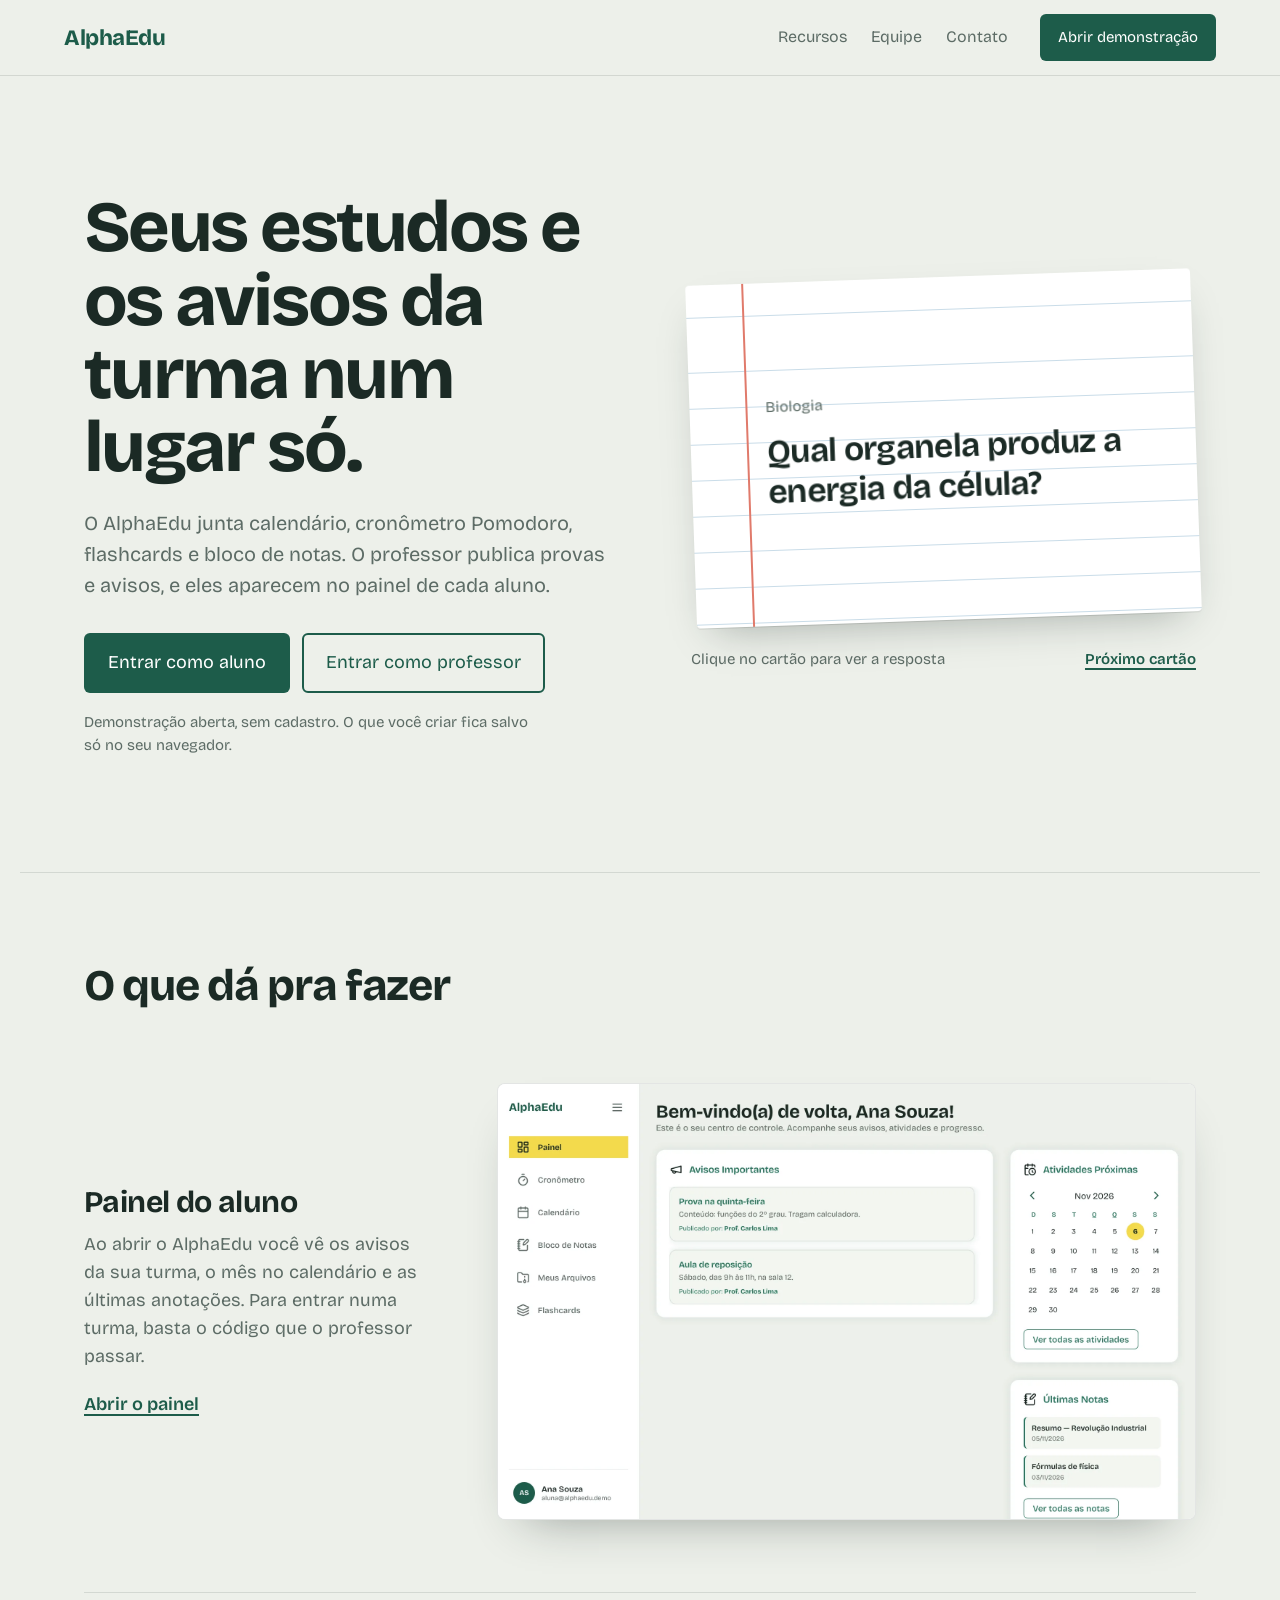
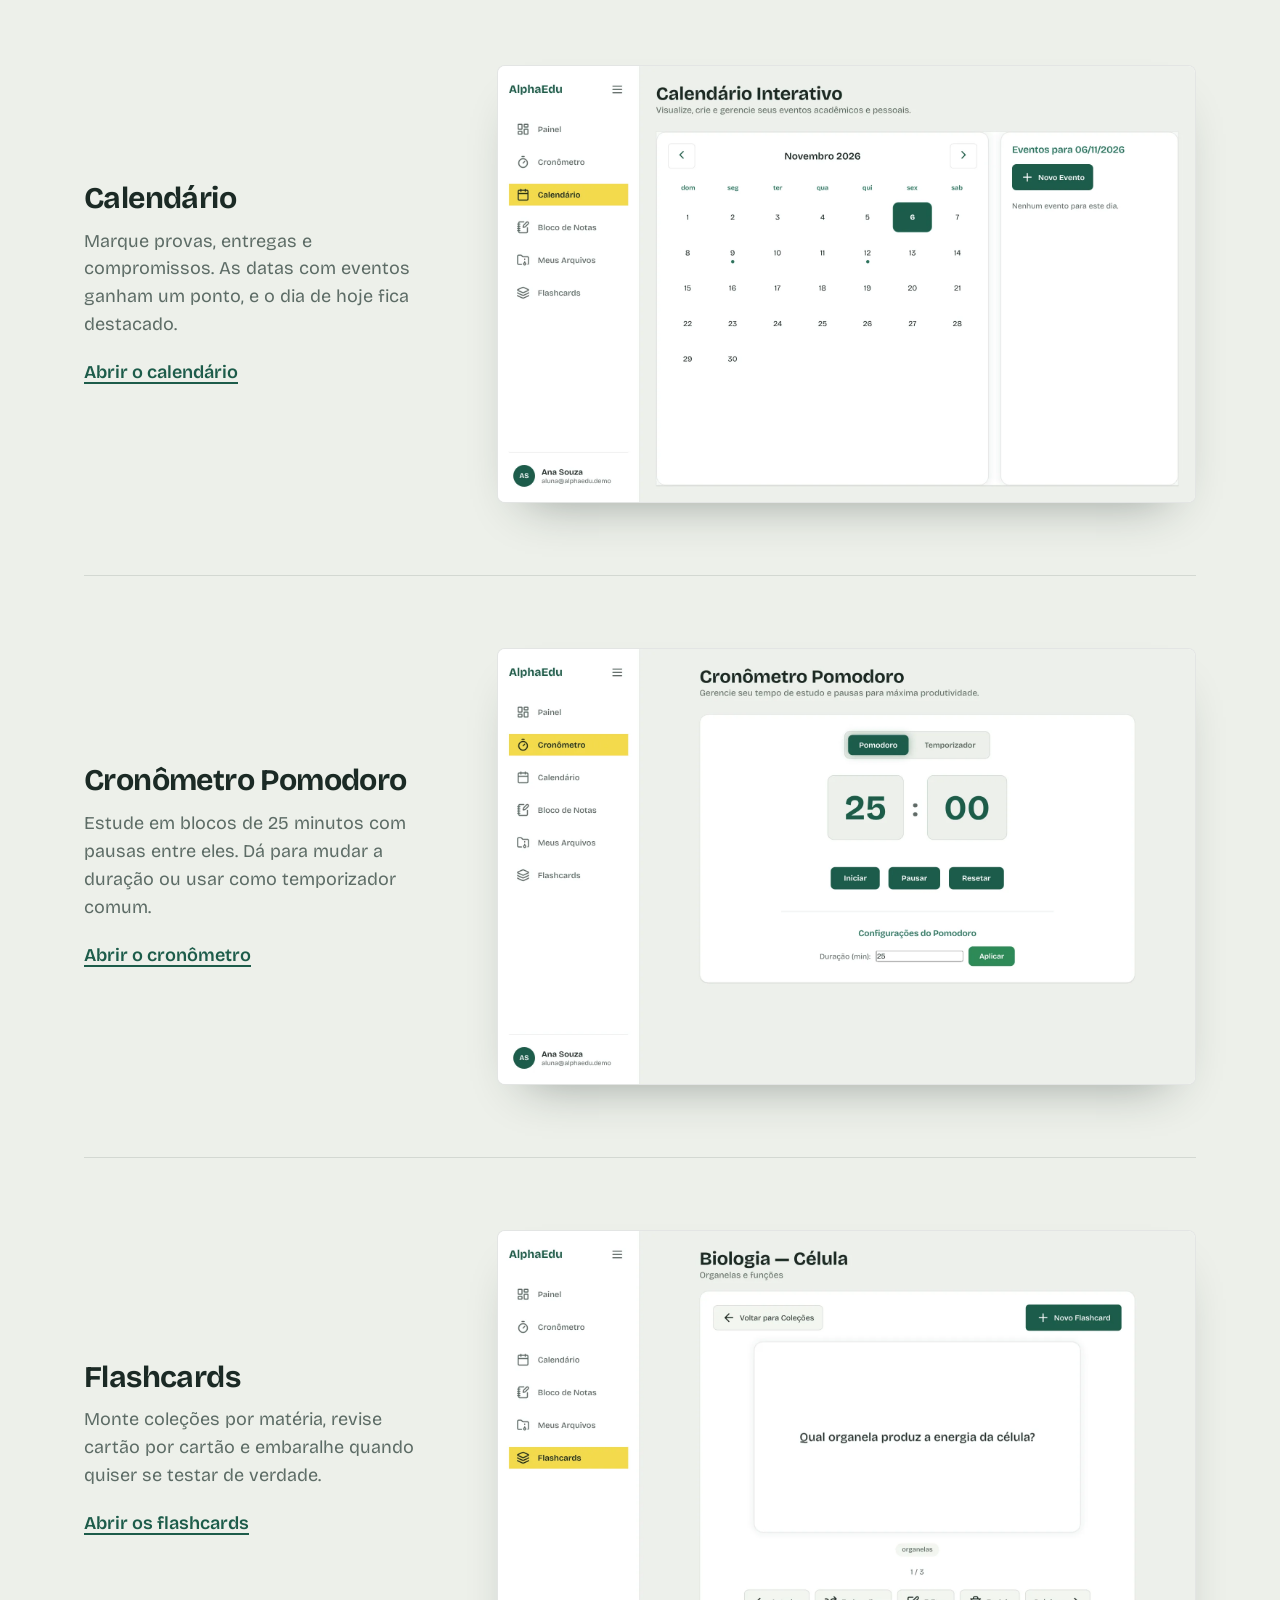
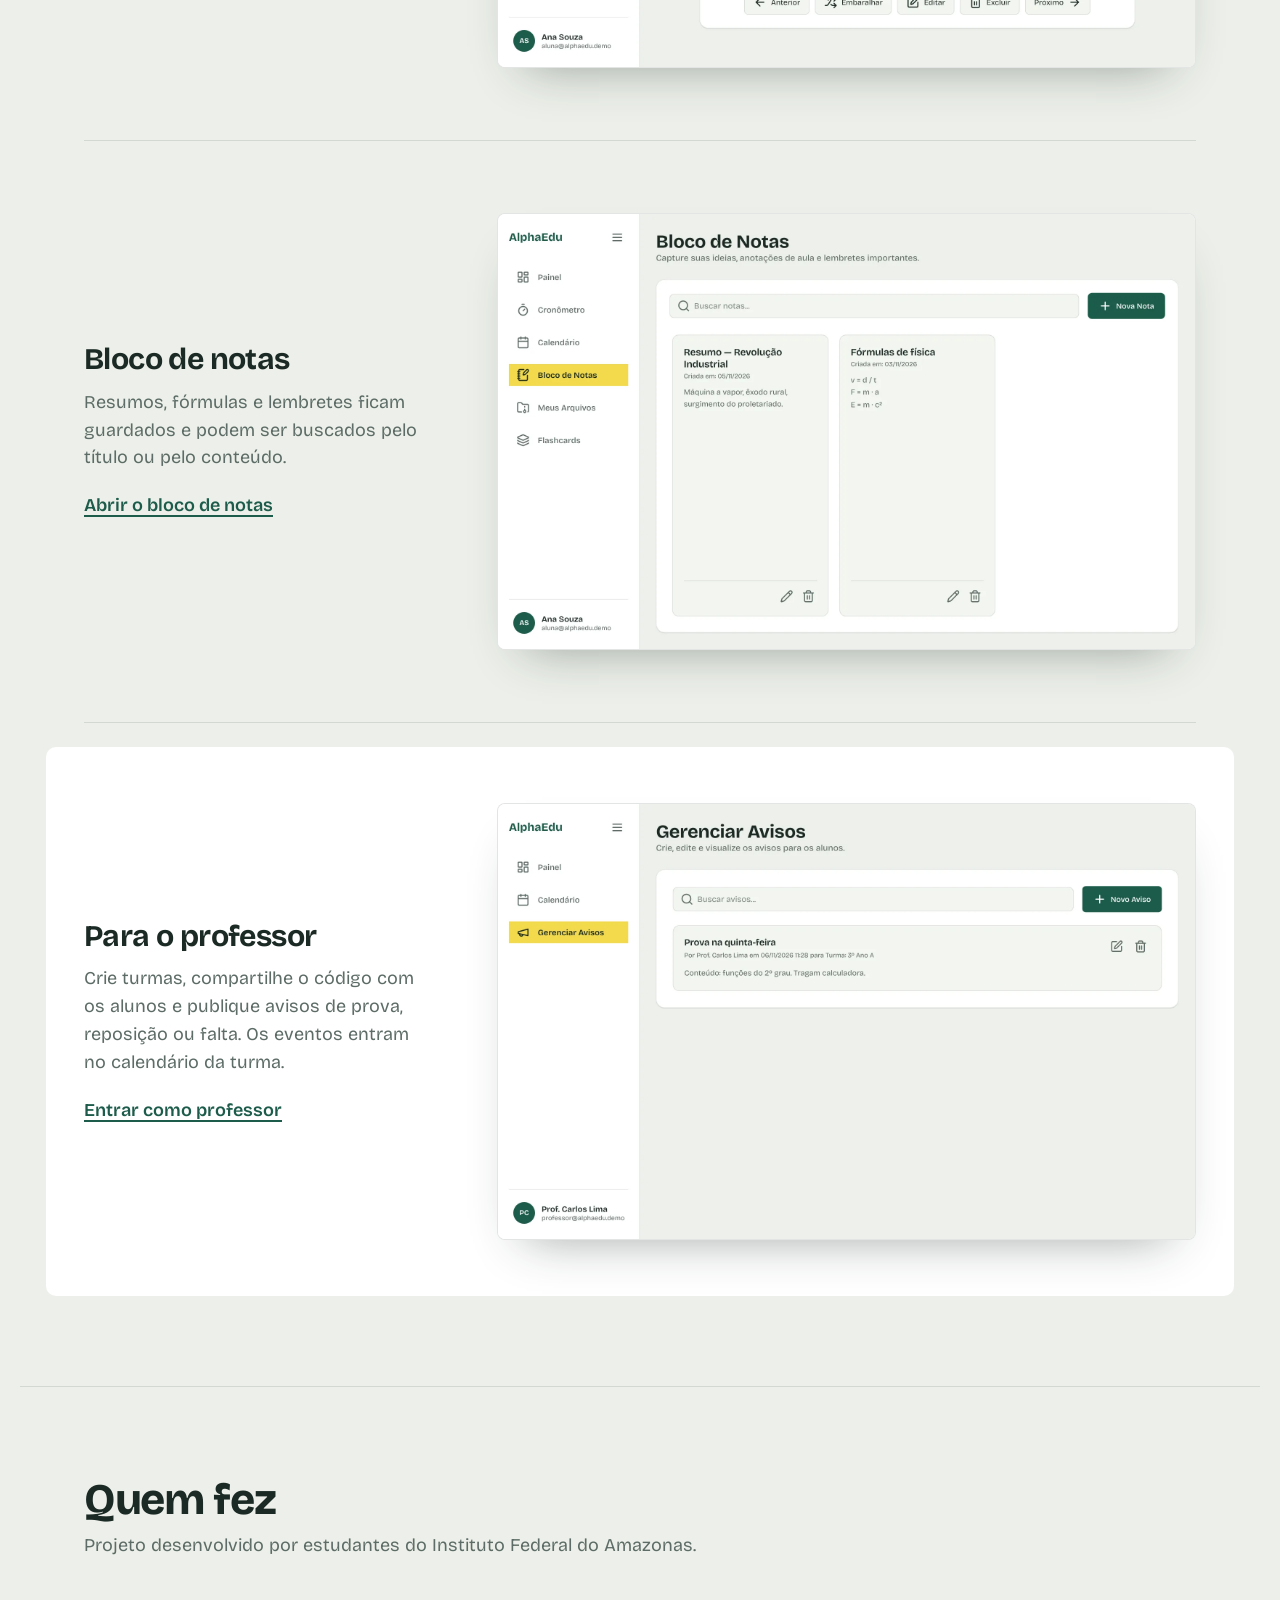
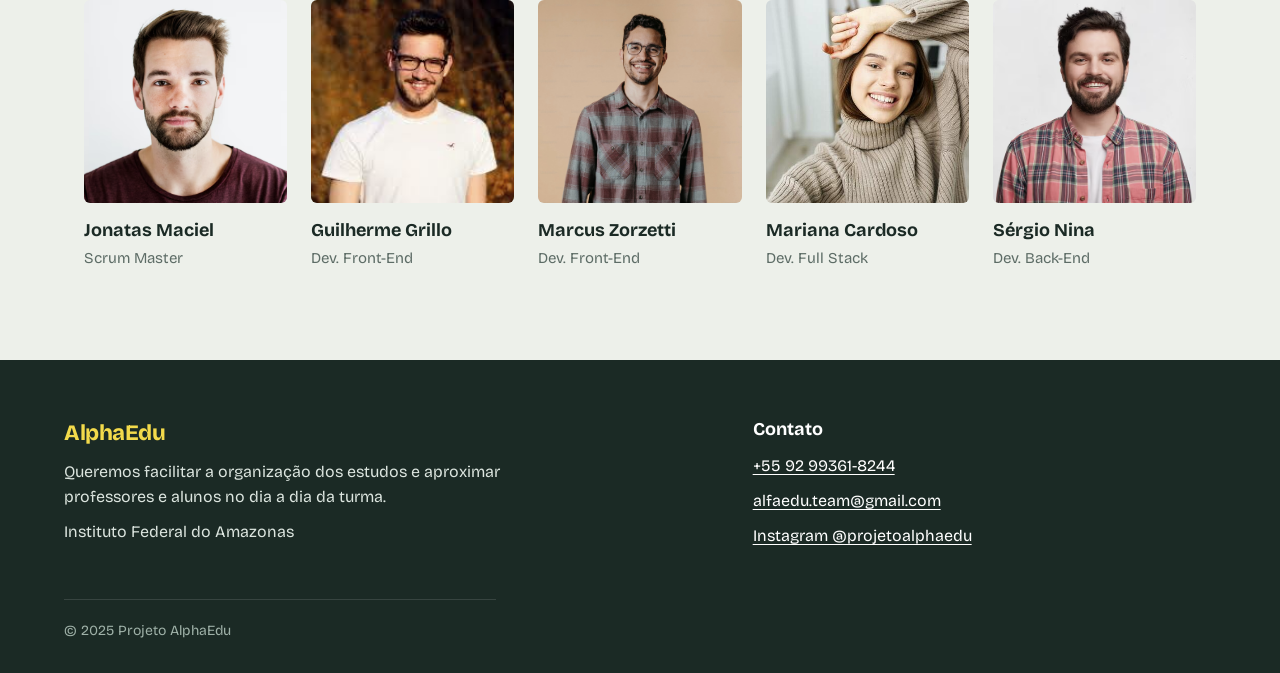
<file: index.html>
<!DOCTYPE html>
<html lang="pt-BR">
<head>
  <meta charset="UTF-8">
  <meta name="viewport" content="width=device-width, initial-scale=1.0">
  <title>AlphaEdu — organize seus estudos</title>
  <meta name="description" content="Calendário, cronômetro Pomodoro, flashcards, bloco de notas e avisos da turma em um só lugar. Demonstração aberta, sem cadastro.">
  <link rel="icon" href="data:image/svg+xml,<svg xmlns='http://www.w3.org/2000/svg' viewBox='0 0 32 32'><rect width='32' height='32' rx='6' fill='%231D5C4A'/><text x='16' y='23' font-size='20' text-anchor='middle' fill='%23F3DA4B' font-family='sans-serif' font-weight='700'>α</text></svg>">
  <link rel="stylesheet" href="css/styleInicial.css">
</head>
<body>

  <header class="topo">
    <a href="#" class="marca">AlphaEdu</a>
    <nav aria-label="Seções">
      <a href="#recursos">Recursos</a>
      <a href="#equipe">Equipe</a>
      <a href="#contato">Contato</a>
    </nav>
    <a href="PainelAluno.html" class="btn btn-tinta btn-pequeno">Abrir demonstração</a>
  </header>

  <main>
    <section class="hero">
      <div class="hero-texto">
        <h1>Seus estudos e os avisos da turma num lugar só.</h1>
        <p class="lead">O AlphaEdu junta calendário, cronômetro Pomodoro, flashcards e bloco de notas. O professor publica provas e avisos, e eles aparecem no painel de cada aluno.</p>
        <div class="acoes">
          <a href="PainelAluno.html" class="btn btn-tinta">Entrar como aluno</a>
          <a href="PainelProfessor.html" class="btn btn-contorno">Entrar como professor</a>
        </div>
        <p class="nota">Demonstração aberta, sem cadastro. O que você criar fica salvo só no seu navegador.</p>
      </div>

      <div class="hero-cartao">
        <button class="ficha" id="ficha" type="button" aria-live="polite" aria-label="Flashcard: clique para virar">
          <span class="ficha-face ficha-frente">
            <span class="ficha-materia" id="ficha-materia">Biologia</span>
            <span class="ficha-texto" id="ficha-pergunta">Qual organela produz a energia da célula?</span>
          </span>
          <span class="ficha-face ficha-verso">
            <span class="ficha-materia">Resposta</span>
            <span class="ficha-texto"><mark id="ficha-resposta">A mitocôndria, pela respiração celular.</mark></span>
          </span>
        </button>
        <div class="ficha-controles">
          <span id="ficha-dica">Clique no cartão para ver a resposta</span>
          <button type="button" id="ficha-proxima" class="btn-link">Próximo cartão</button>
        </div>
      </div>
    </section>

    <section id="recursos" class="recursos">
      <h2 class="titulo-secao">O que dá pra fazer</h2>

      <article class="recurso">
        <div class="recurso-texto">
          <h3>Painel do aluno</h3>
          <p>Ao abrir o AlphaEdu você vê os avisos da sua turma, o mês no calendário e as últimas anotações. Para entrar numa turma, basta o código que o professor passar.</p>
          <a href="PainelAluno.html" class="btn-link">Abrir o painel</a>
        </div>
        <figure class="tela"><img src="imagens/telas/painel.webp" alt="Painel do aluno com avisos da turma, minicalendário e últimas notas" loading="lazy" width="1920" height="1200"></figure>
      </article>

      <article class="recurso">
        <div class="recurso-texto">
          <h3>Calendário</h3>
          <p>Marque provas, entregas e compromissos. As datas com eventos ganham um ponto, e o dia de hoje fica destacado.</p>
          <a href="calendario.html" class="btn-link">Abrir o calendário</a>
        </div>
        <figure class="tela"><img src="imagens/telas/calendario.webp" alt="Calendário mensal com eventos marcados" loading="lazy" width="1920" height="1200"></figure>
      </article>

      <article class="recurso">
        <div class="recurso-texto">
          <h3>Cronômetro Pomodoro</h3>
          <p>Estude em blocos de 25 minutos com pausas entre eles. Dá para mudar a duração ou usar como temporizador comum.</p>
          <a href="cronometro.html" class="btn-link">Abrir o cronômetro</a>
        </div>
        <figure class="tela"><img src="imagens/telas/cronometro.webp" alt="Cronômetro Pomodoro marcando 25 minutos" loading="lazy" width="1920" height="1200"></figure>
      </article>

      <article class="recurso">
        <div class="recurso-texto">
          <h3>Flashcards</h3>
          <p>Monte coleções por matéria, revise cartão por cartão e embaralhe quando quiser se testar de verdade.</p>
          <a href="colecao.html" class="btn-link">Abrir os flashcards</a>
        </div>
        <figure class="tela"><img src="imagens/telas/flashcards.webp" alt="Tela de estudo de flashcards de Biologia" loading="lazy" width="1920" height="1200"></figure>
      </article>

      <article class="recurso">
        <div class="recurso-texto">
          <h3>Bloco de notas</h3>
          <p>Resumos, fórmulas e lembretes ficam guardados e podem ser buscados pelo título ou pelo conteúdo.</p>
          <a href="bloco_de_notas.html" class="btn-link">Abrir o bloco de notas</a>
        </div>
        <figure class="tela"><img src="imagens/telas/notas.webp" alt="Bloco de notas com dois resumos" loading="lazy" width="1920" height="1200"></figure>
      </article>

      <article class="recurso recurso-professor">
        <div class="recurso-texto">
          <h3>Para o professor</h3>
          <p>Crie turmas, compartilhe o código com os alunos e publique avisos de prova, reposição ou falta. Os eventos entram no calendário da turma.</p>
          <a href="PainelProfessor.html" class="btn-link">Entrar como professor</a>
        </div>
        <figure class="tela"><img src="imagens/telas/avisos.webp" alt="Tela de gerenciamento de avisos do professor" loading="lazy" width="1920" height="1200"></figure>
      </article>
    </section>

    <section id="equipe" class="equipe">
      <h2 class="titulo-secao">Quem fez</h2>
      <p class="equipe-intro">Projeto desenvolvido por estudantes do Instituto Federal do Amazonas.</p>
      <ul class="equipe-lista">
        <li><img src="imagens/homem.avif" alt="" loading="lazy"><strong>Jonatas Maciel</strong><span>Scrum Master</span></li>
        <li><img src="imagens/homem1.jpg" alt="" loading="lazy"><strong>Guilherme Grillo</strong><span>Dev. Front-End</span></li>
        <li><img src="imagens/homem2.jpg" alt="" loading="lazy"><strong>Marcus Zorzetti</strong><span>Dev. Front-End</span></li>
        <li><img src="imagens/mulher.jpg" alt="" loading="lazy"><strong>Mariana Cardoso</strong><span>Dev. Full Stack</span></li>
        <li><img src="imagens/homem3.avif" alt="" loading="lazy"><strong>Sérgio Nina</strong><span>Dev. Back-End</span></li>
      </ul>
    </section>
  </main>

  <footer id="contato" class="rodape">
    <div class="rodape-sobre">
      <span class="marca">AlphaEdu</span>
      <p>Queremos facilitar a organização dos estudos e aproximar professores e alunos no dia a dia da turma.</p>
      <p>Instituto Federal do Amazonas</p>
    </div>
    <div class="rodape-contato">
      <h2>Contato</h2>
      <p><a href="tel:+5592993618244">+55 92 99361-8244</a></p>
      <p><a href="mailto:alfaedu.team@gmail.com">alfaedu.team@gmail.com</a></p>
      <p><a href="https://instagram.com/projetoalphaedu" target="_blank" rel="noopener">Instagram @projetoalphaedu</a></p>
    </div>
    <p class="rodape-copy">© 2025 Projeto AlphaEdu</p>
  </footer>

  <script src="js/scriptInicial.js"></script>
</body>
</html>
</file>
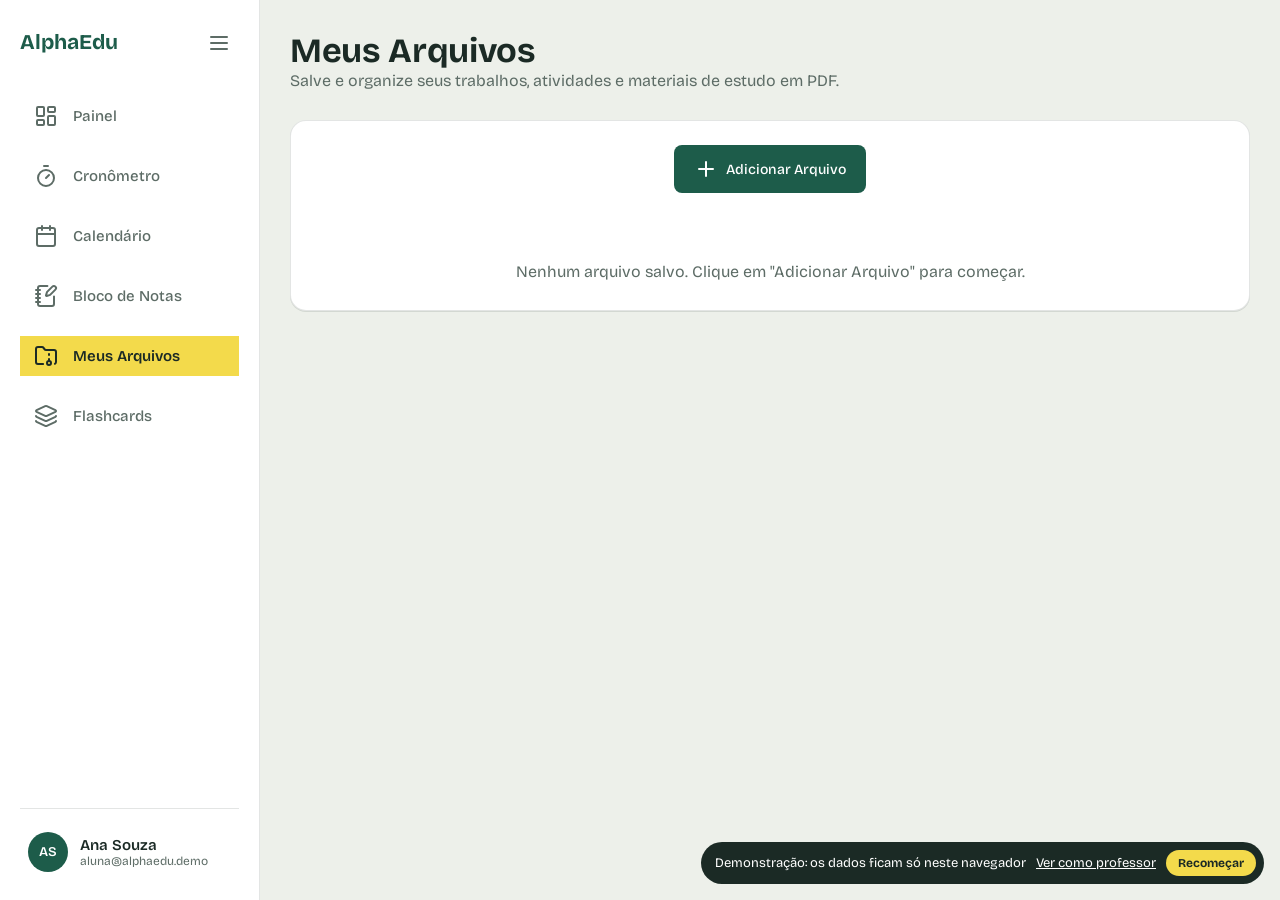
<file: arquivos.html>
<!DOCTYPE html>
<html lang="pt-BR">
<head>
    <meta charset="UTF-8">
    <meta name="viewport" content="width=device-width, initial-scale=1.0">
    <title>AlphaEdu - Meus Arquivos</title>
    <script src="js/lucide.min.js"></script>
    <link rel="stylesheet" href="css/styleArquivos.css">
  <link rel="stylesheet" href="css/tema.css">
</head>
<body>

<!-- ===== NOVA SIDEBAR (PADRÃO DO PROJETO ) ===== -->
<div class="sidebar">
  <div class="sidebar-main-navigation">
    <div class="sidebar-header">
      <button id="toggle-sidebar-btn"><i data-lucide="menu"></i></button>
    </div>
    <nav>
      <a href="PainelAluno.html"><i data-lucide="layout-dashboard"></i> <span>Painel</span></a>
      <a href="cronometro.html"><i data-lucide="timer"></i> <span>Cronômetro</span></a>
      <a href="calendario.html"><i data-lucide="calendar"></i> <span>Calendário</span></a>
      <a href="bloco_de_notas.html"><i data-lucide="notebook-pen"></i> <span>Bloco de Notas</span></a>
      <a href="arquivos.html" class="active"><i data-lucide="folder-archive"></i> <span>Meus Arquivos</span></a>
      <a href="colecao.html"><i data-lucide="layers"></i> <span>Flashcards</span></a>
    </nav>
  </div>
  <div id="profile-menu-container" class="sidebar-bottom-menu">
    <button id="profile-menu-button" class="profile-button">
      <span class="profile-avatar"></span>
      <div class="profile-info">
        <span class="username">Carregando...</span>
        <span class="email"></span>
      </div>
    </button>
    <div id="profile-dropdown" class="profile-dropdown-sidebar">
      <div class="dropdown-header"><span class="username"></span><span class="email"></span></div>
      <a href="perfil.html" class="dropdown-item"><i data-lucide="user-cog"></i><span>Editar Perfil</span></a>
      <a href="configuracao.html" class="dropdown-item"><i data-lucide="settings"></i><span>Configurações</span></a>
      <div class="dropdown-divider"></div>
      <a href="#" id="leave-class-btn" class="dropdown-item" style="color: #f59e0b; display: none;"><i data-lucide="user-x"></i><span>Sair da Turma</span></a>
      <a href="index.html" class="dropdown-item logout"><i data-lucide="log-out"></i><span>Sair</span></a>
    </div>
  </div>
</div>

<!-- Conteúdo Principal -->
<div class="main">
    <header class="main-header">
        <h1>Meus Arquivos</h1>
        <p>Salve e organize seus trabalhos, atividades e materiais de estudo em PDF.</p>
    </header>

    <div class="panel">
        <div class="toolbar">
            <button id="addFileBtn" class="add-file-btn"><i data-lucide="plus"></i> Adicionar Arquivo</button>
        </div>
        <div id="filesContainer" class="files-container">
            <!-- Os cards de arquivos serão inseridos aqui pelo JavaScript -->
        </div>
    </div>
</div>

<!-- Modal de Adicionar/Editar Arquivo -->
<div id="fileModal" class="modal">
    <div class="modal-content">
        <div class="modal-header">
            <h2 id="modalTitle">Adicionar Novo Arquivo</h2>
            <button id="closeModal" class="close-btn">&times;</button>
        </div>
        <form id="fileForm">
            <div class="modal-body">
                <input type="text" id="fileTitleInput" placeholder="Título do arquivo (ex: Trabalho de Biologia)" required>
                <textarea id="fileDescriptionInput" rows="4" placeholder="Descrição (ex: Entregar até 25/10)"></textarea>
                <label for="fileInput" class="file-input-label">
                    <i data-lucide="upload-cloud"></i>
                    <span id="fileName">Clique para selecionar um arquivo PDF</span>
                </label>
                <input type="file" id="fileInput" accept=".pdf" required>
            </div>
            <div class="modal-footer">
                <button type="button" id="cancelBtn" class="btn-cancel">Cancelar</button>
                <button type="submit" id="saveFileBtn" class="btn-save">Salvar</button>
            </div>
        </form>
    </div>
</div>

<!-- Modal de Excluir Arquivo -->
<div id="deleteModal" class="modal">
    <div class="modal-content" style="max-width: 450px;">
        <div class="modal-header">
            <h2>Excluir Arquivo</h2>
            <button id="closeDeleteModal" class="close-btn">&times;</button>
        </div>
        <div class="modal-body" style="text-align: center;">
            <p>Tem certeza que deseja excluir este arquivo? Esta ação não pode ser desfeita.</p>
        </div>
        <div class="modal-footer">
            <button type="button" id="cancelDeleteBtn" class="btn-cancel">Cancelar</button>
            <button type="button" id="confirmDeleteBtn" class="btn-save">Excluir</button>
        </div>
    </div>
</div>

<script type="module" src="js/scriptArquivos.js"></script>

<div class="demo-badge" role="note">Demonstração: os dados ficam só neste navegador
  <a href="PainelProfessor.html" style="color:#fff">Ver como professor</a>
  <button type="button" onclick="localStorage.removeItem('alphaedu-demo-db-v1');location.reload()">Recomeçar</button>
</div>
</body>
</html>
</file>
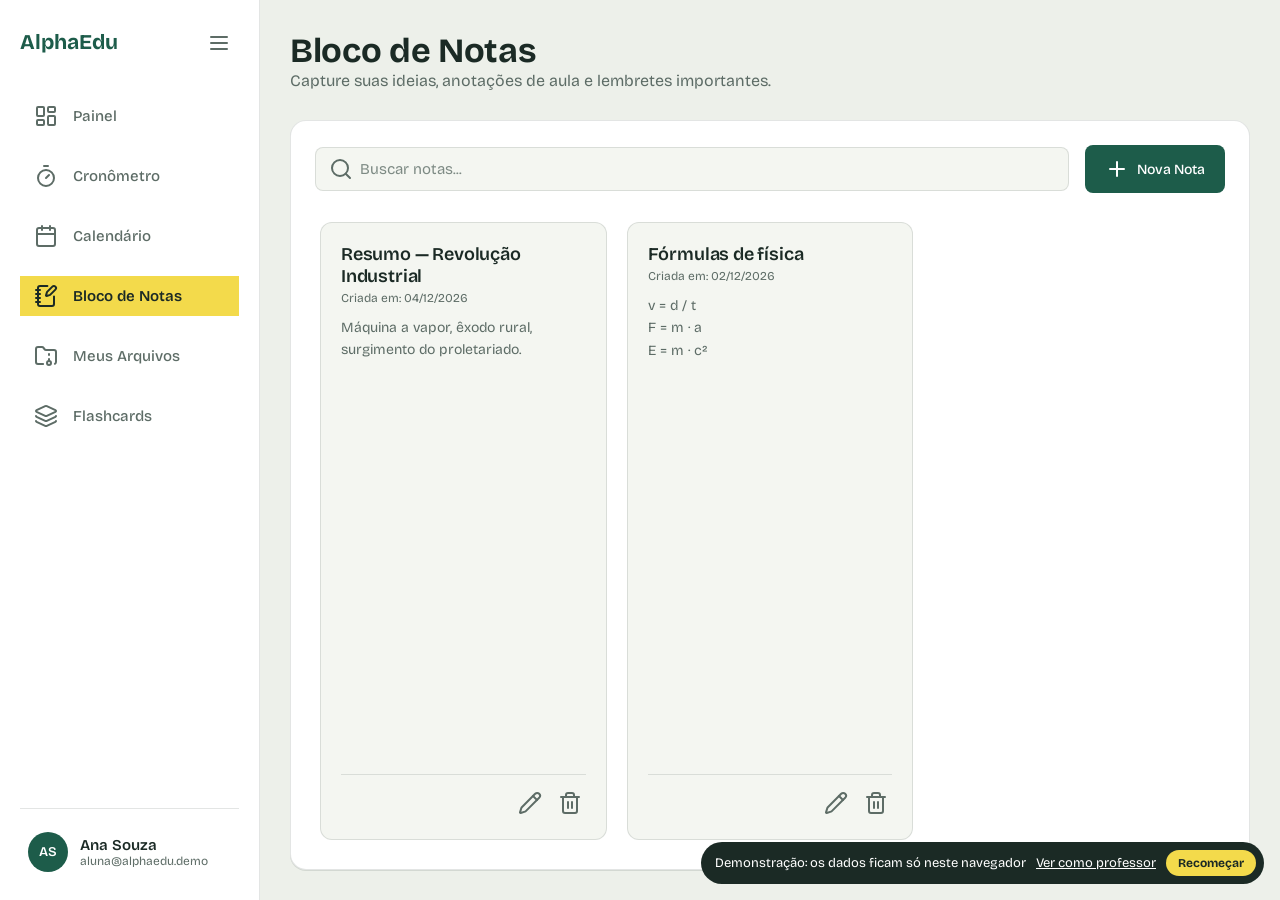
<file: bloco_de_notas.html>
<!DOCTYPE html>
<html lang="pt-BR">
<head>
  <meta charset="UTF-8">
  <meta name="viewport" content="width=device-width, initial-scale=1.0">
  <title>AlphaEdu - Bloco de Notas</title>
  <script src="js/lucide.min.js"></script>
  <link rel="stylesheet" href="css/styleNotas.css">
  <link rel="stylesheet" href="css/tema.css">
</head>
<body>

<!-- ===== NOVA SIDEBAR (PADRÃO DO PROJETO ) ===== -->
<div class="sidebar">
  <div class="sidebar-main-navigation">
    <div class="sidebar-header">
      <button id="toggle-sidebar-btn"><i data-lucide="menu"></i></button>
    </div>
    <nav>
      <a href="PainelAluno.html"><i data-lucide="layout-dashboard"></i> <span>Painel</span></a>
      <a href="cronometro.html"><i data-lucide="timer"></i> <span>Cronômetro</span></a>
      <a href="calendario.html"><i data-lucide="calendar"></i> <span>Calendário</span></a>
      <a href="bloco_de_notas.html" class="active"><i data-lucide="notebook-pen"></i> <span>Bloco de Notas</span></a>
      <a href="arquivos.html"><i data-lucide="folder-archive"></i> <span>Meus Arquivos</span></a>
      <a href="colecao.html"><i data-lucide="layers"></i> <span>Flashcards</span></a>
    </nav>
  </div>
  <div id="profile-menu-container" class="sidebar-bottom-menu">
    <button id="profile-menu-button" class="profile-button">
      <span class="profile-avatar"></span>
      <div class="profile-info">
        <span class="username">Carregando...</span>
        <span class="email"></span>
      </div>
    </button>
    <div id="profile-dropdown" class="profile-dropdown-sidebar">
      <div class="dropdown-header"><span class="username"></span><span class="email"></span></div>
      <a href="perfil.html" class="dropdown-item"><i data-lucide="user-cog"></i><span>Editar Perfil</span></a>
      <a href="configuracao.html" class="dropdown-item"><i data-lucide="settings"></i><span>Configurações</span></a>
      <div class="dropdown-divider"></div>
      <a href="#" id="leave-class-btn" class="dropdown-item" style="color: #f59e0b; display: none;"><i data-lucide="user-x"></i><span>Sair da Turma</span></a>
      <a href="index.html" class="dropdown-item logout"><i data-lucide="log-out"></i><span>Sair</span></a>
    </div>
  </div>
</div>

<!-- Conteúdo Principal -->
<div class="main">
  <header class="main-header">
    <h1>Bloco de Notas</h1>
    <p>Capture suas ideias, anotações de aula e lembretes importantes.</p>
  </header>

  <div class="panel">
    <div class="toolbar">
      <div class="search-container">
        <i class="search-icon" data-lucide="search"></i>
        <input type="text" id="searchInput" class="search-input" placeholder="Buscar notas...">
      </div>
      <button id="newNoteBtn" class="new-note-btn">
        <i data-lucide="plus"></i>
        <span>Nova Nota</span>
      </button>
    </div>
    <div id="notesContainer" class="notes-container">
      <!-- As notas serão inseridas aqui pelo JavaScript -->
    </div>
  </div>
</div>

<!-- Modal para Nova/Editar Nota -->
<div id="noteModal" class="modal">
  <div class="modal-content">
    <div class="modal-header">
      <h2 id="modalTitle">Nova Nota</h2>
      <button id="closeModal" class="close-btn">&times;</button>
    </div>
    <div class="modal-body">
      <input type="text" id="noteTitleInput" placeholder="Título da nota" required>
      <textarea id="noteContentInput" rows="10" placeholder="Digite sua nota aqui..."></textarea>
    </div>
    <div class="modal-footer">
      <button id="cancelBtn" class="btn-cancel">Cancelar</button>
      <button id="saveNoteBtn" class="btn-save">Salvar</button>
    </div>
  </div>
</div>

<!-- Modal para Confirmação de Exclusão -->
<div id="deleteModal" class="modal">
  <div class="modal-content" style="max-width: 450px;">
    <div class="modal-header">
      <h2>Confirmar Exclusão</h2>
      <button id="closeDeleteModal" class="close-btn">&times;</button>
    </div>
    <div class="modal-body" style="text-align: center;">
      <p>Tem certeza que deseja excluir esta nota? Esta ação não pode ser desfeita.</p>
    </div>
    <div class="modal-footer">
      <button id="cancelDeleteBtn" class="btn-cancel">Cancelar</button>
      <button id="confirmDeleteBtn" class="btn-save">Sim, Excluir</button>
    </div>
  </div>
</div>

<script type="module" src="js/scriptNotas.js"></script>

<div class="demo-badge" role="note">Demonstração: os dados ficam só neste navegador
  <a href="PainelProfessor.html" style="color:#fff">Ver como professor</a>
  <button type="button" onclick="localStorage.removeItem('alphaedu-demo-db-v1');location.reload()">Recomeçar</button>
</div>
</body>
</html>
</file>
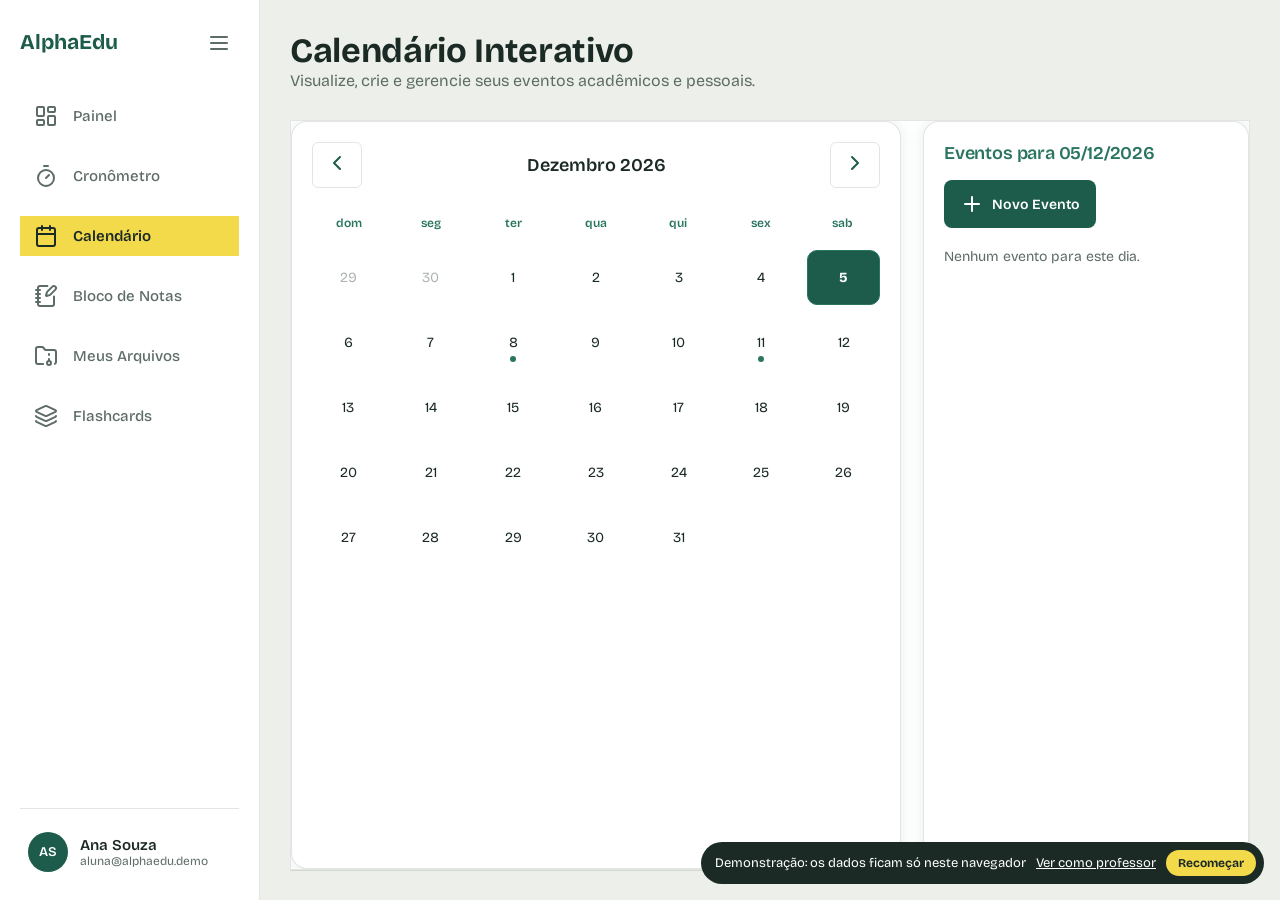
<file: calendario.html>
<!DOCTYPE html>
<html lang="pt-BR">
<head>
  <meta charset="UTF-8">
  <meta name="viewport" content="width=device-width, initial-scale=1.0">
  <title>AlphaEdu - Calendário</title>
  <script src="js/lucide.min.js"></script>
  <link rel="stylesheet" href="css/styleCalendario.css">
  <link rel="stylesheet" href="css/tema.css">
</head>
<body>

<!-- ===== NOVA SIDEBAR (IDÊNTICA À DO PAINEL ) ===== -->
<div class="sidebar">
  <div class="sidebar-main-navigation">
    <div class="sidebar-header">
      <button id="toggle-sidebar-btn"><i data-lucide="menu"></i></button>
    </div>
    <nav>
      <a href="PainelAluno.html"><i data-lucide="layout-dashboard"></i> <span>Painel</span></a>
      <a href="cronometro.html"><i data-lucide="timer"></i> <span>Cronômetro</span></a>
      <a href="calendario.html" class="active"><i data-lucide="calendar"></i> <span>Calendário</span></a>
      <a href="bloco_de_notas.html"><i data-lucide="notebook-pen"></i> <span>Bloco de Notas</span></a>
      <a href="arquivos.html"><i data-lucide="folder-archive"></i> <span>Meus Arquivos</span></a>
      <a href="colecao.html"><i data-lucide="layers"></i> <span>Flashcards</span></a>
    </nav>
  </div>
  <div id="profile-menu-container" class="sidebar-bottom-menu">
    <button id="profile-menu-button" class="profile-button">
      <span class="profile-avatar"></span>
      <div class="profile-info">
        <span class="username">Carregando...</span>
        <span class="email"></span>
      </div>
    </button>
    <div id="profile-dropdown" class="profile-dropdown-sidebar">
      <div class="dropdown-header"><span class="username"></span><span class="email"></span></div>
      <a href="perfil.html" class="dropdown-item"><i data-lucide="user-cog"></i><span>Editar Perfil</span></a>
      <a href="configuracao.html" class="dropdown-item"><i data-lucide="settings"></i><span>Configurações</span></a>
      <div class="dropdown-divider"></div>
      <a href="#" id="leave-class-btn" class="dropdown-item" style="color: #f59e0b; display: none;"><i data-lucide="user-x"></i><span>Sair da Turma</span></a>
      <a href="index.html" class="dropdown-item logout"><i data-lucide="log-out"></i><span>Sair</span></a>
    </div>
  </div>
</div>

<!-- Conteúdo Principal -->
<div class="main">
  <header class="main-header">
    <h1>Calendário Interativo</h1>
    <p>Visualize, crie e gerencie seus eventos acadêmicos e pessoais.</p>
  </header>

  <div class="panel">
    <div class="calendar-wrapper">
      <div class="calendar">
        <div class="calendar-header">
          <button id="prev-month"><i data-lucide="chevron-left"></i></button>
          <div class="month-year" id="month-year"></div>
          <button id="next-month"><i data-lucide="chevron-right"></i></button>
        </div>
        <div class="weekdays">
          <div>dom</div><div>seg</div><div>ter</div><div>qua</div><div>qui</div><div>sex</div><div>sab</div>
        </div>
        <div class="days" id="calendar-days"></div>
      </div>
    </div>
    <div class="events-wrapper">
      <div class="events">
        <h3 id="events-title">Eventos do dia</h3>
        <button class="add-event-btn" id="add-event-btn"><i data-lucide="plus"></i> Novo Evento</button>
        <div class="event-list" id="event-list"></div>
      </div>
    </div>
  </div>
</div>

<!-- Modais -->
<div class="modal" id="event-modal">
  <div class="modal-content">
    <div class="modal-header"><h4>Novo Evento</h4><button class="close-btn" id="close-modal">&times;</button></div>
    <form id="event-form">
      <div class="form-group"><label for="event-title-input">Título</label><input type="text" id="event-title-input" required></div>
      <div class="form-group"><label for="event-date">Data</label><input type="date" id="event-date" required></div>
      <div class="form-group"><label for="event-type">Tipo</label><select id="event-type" required><option value="Tarefa">Tarefa</option><option value="Prova">Prova</option><option value="Reunião">Reunião</option><option value="Outro">Outro</option></select></div>
      <div class="form-group"><label for="event-desc">Descrição (Opcional)</label><textarea id="event-desc" placeholder="Digite uma descrição..."></textarea></div>
      <div class="modal-actions"><button type="button" class="btn-cancel" id="cancel-btn">Cancelar</button><button type="submit" class="btn-save">Salvar</button></div>
    </form>
  </div>
</div>
<div id="confirm-delete-modal" class="modal">
  <div class="modal-content" style="max-width: 450px;">
    <div class="modal-header"><h4>Confirmar Exclusão</h4><button id="close-confirm-modal-btn" class="close-btn">&times;</button></div>
    <div class="modal-body"><i data-lucide="alert-triangle" class="confirm-icon"></i><p id="confirm-modal-text">Tem certeza que deseja excluir este evento?</p></div>
    <div class="modal-actions"><button type="button" id="cancel-delete-btn" class="btn-secondary">Cancelar</button><button type="button" id="confirm-delete-btn" class="btn-danger">Sim, Excluir</button></div>
  </div>
</div>

<script type="module" src="js/scriptCalendario.js"></script>

<div class="demo-badge" role="note">Demonstração: os dados ficam só neste navegador
  <a href="PainelProfessor.html" style="color:#fff">Ver como professor</a>
  <button type="button" onclick="localStorage.removeItem('alphaedu-demo-db-v1');location.reload()">Recomeçar</button>
</div>
</body>
</html>
</file>
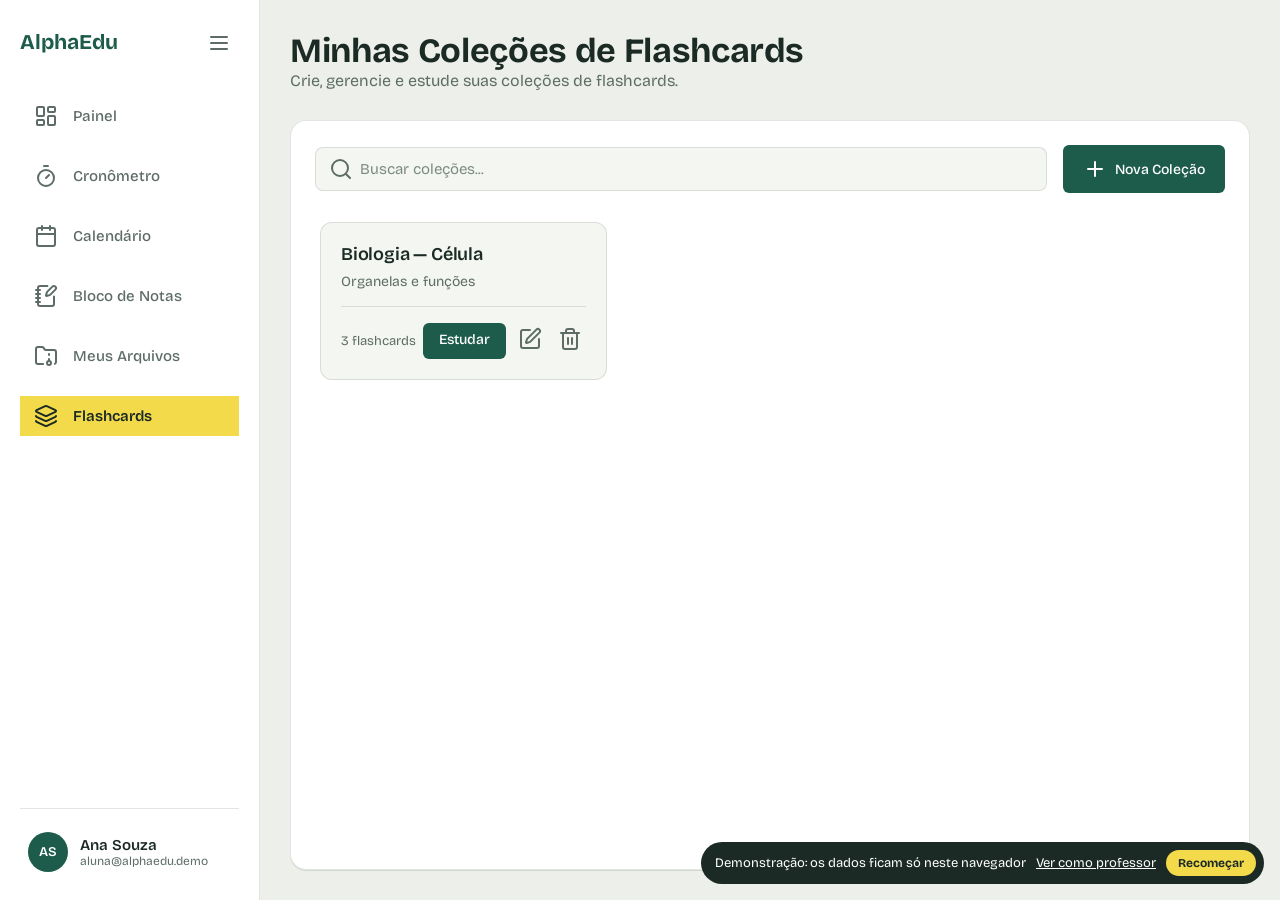
<file: colecao.html>
<!DOCTYPE html>
<html lang="pt-BR">
<head>
    <meta charset="UTF-8">
    <meta name="viewport" content="width=device-width, initial-scale=1.0">
    <title>AlphaEdu - Coleções de Flashcards</title>
    <script src="js/lucide.min.js"></script>
    <link rel="stylesheet" href="css/styleColecao.css">
  <link rel="stylesheet" href="css/tema.css">
</head>
<body>

<!-- ===== NOVA SIDEBAR (PADRÃO DO PROJETO ) ===== -->
<div class="sidebar">
  <div class="sidebar-main-navigation">
    <div class="sidebar-header">
      <button id="toggle-sidebar-btn"><i data-lucide="menu"></i></button>
    </div>
    <nav>
      <a href="PainelAluno.html"><i data-lucide="layout-dashboard"></i> <span>Painel</span></a>
      <a href="cronometro.html"><i data-lucide="timer"></i> <span>Cronômetro</span></a>
      <a href="calendario.html"><i data-lucide="calendar"></i> <span>Calendário</span></a>
      <a href="bloco_de_notas.html"><i data-lucide="notebook-pen"></i> <span>Bloco de Notas</span></a>
      <a href="arquivos.html"><i data-lucide="folder-archive"></i> <span>Meus Arquivos</span></a>
      <a href="colecao.html" class="active"><i data-lucide="layers"></i> <span>Flashcards</span></a>
    </nav>
  </div>
  <div id="profile-menu-container" class="sidebar-bottom-menu">
    <button id="profile-menu-button" class="profile-button">
      <span class="profile-avatar"></span>
      <div class="profile-info">
        <span class="username">Carregando...</span>
        <span class="email"></span>
      </div>
    </button>
    <div id="profile-dropdown" class="profile-dropdown-sidebar">
      <div class="dropdown-header"><span class="username"></span><span class="email"></span></div>
      <a href="perfil.html" class="dropdown-item"><i data-lucide="user-cog"></i><span>Editar Perfil</span></a>
      <a href="configuracao.html" class="dropdown-item"><i data-lucide="settings"></i><span>Configurações</span></a>
      <div class="dropdown-divider"></div>
      <a href="#" id="leave-class-btn" class="dropdown-item" style="color: #f59e0b; display: none;"><i data-lucide="user-x"></i><span>Sair da Turma</span></a>
      <a href="index.html" class="dropdown-item logout"><i data-lucide="log-out"></i><span>Sair</span></a>
    </div>
  </div>
</div>

<!-- Conteúdo Principal -->
<div class="main">
    <header class="main-header">
        <h1>Minhas Coleções de Flashcards</h1>
        <p>Crie, gerencie e estude suas coleções de flashcards.</p>
    </header>

    <div class="panel">
        <div class="toolbar">
            <div class="search-container">
                <i data-lucide="search" class="search-icon"></i>
                <input type="text" id="search-input" class="search-input" placeholder="Buscar coleções...">
            </div>
            <button id="add-collection-btn" class="btn-primary"><i data-lucide="plus"></i> Nova Coleção</button>
        </div>
        <div id="collections-grid" class="collections-grid">
            <!-- As coleções serão inseridas aqui pelo JavaScript -->
        </div>
    </div>
</div>

<!-- Modal de Nova/Editar Coleção -->
<div id="collection-modal" class="modal">
    <div class="modal-content">
        <div class="modal-header">
            <h4 id="modal-title">Nova Coleção</h4>
            <button id="close-modal-btn" class="close-btn">&times;</button>
        </div>
        <form id="collection-form">
            <div class="form-group">
                <label for="collection-name">Nome da Coleção</label>
                <input type="text" id="collection-name" placeholder="Ex: Biologia Celular" required>
            </div>
            <div class="form-group">
                <label for="collection-description">Descrição (Opcional)</label>
                <textarea id="collection-description" rows="3" placeholder="Ex: Capítulos 1 a 3 do livro"></textarea>
            </div>
            <div class="modal-actions">
                <button type="button" id="cancel-btn" class="btn-secondary">Cancelar</button>
                <button type="submit" class="btn-save">Salvar</button>
            </div>
        </form>
    </div>
</div>

<!-- Modal de Confirmação de Exclusão -->
<div id="confirm-delete-modal" class="modal">
    <div class="modal-content" style="max-width: 450px;">
        <div class="modal-header">
            <h4>Confirmar Exclusão</h4>
            <button id="close-confirm-modal-btn" class="close-btn">&times;</button>
        </div>
        <div class="modal-body">
            <i data-lucide="alert-triangle" class="confirm-icon"></i>
            <p id="confirm-modal-text">Você tem certeza que deseja excluir este item? Esta ação não pode ser desfeita.</p>
        </div>
        <div class="modal-actions">
            <button type="button" id="cancel-delete-btn" class="btn-secondary">Cancelar</button>
            <button type="button" id="confirm-delete-btn" class="btn-danger">Sim, Excluir</button>
        </div>
    </div>
</div>

<script type="module" src="js/scriptColecao.js"></script>

<div class="demo-badge" role="note">Demonstração: os dados ficam só neste navegador
  <a href="PainelProfessor.html" style="color:#fff">Ver como professor</a>
  <button type="button" onclick="localStorage.removeItem('alphaedu-demo-db-v1');location.reload()">Recomeçar</button>
</div>
</body>
</html>
</file>
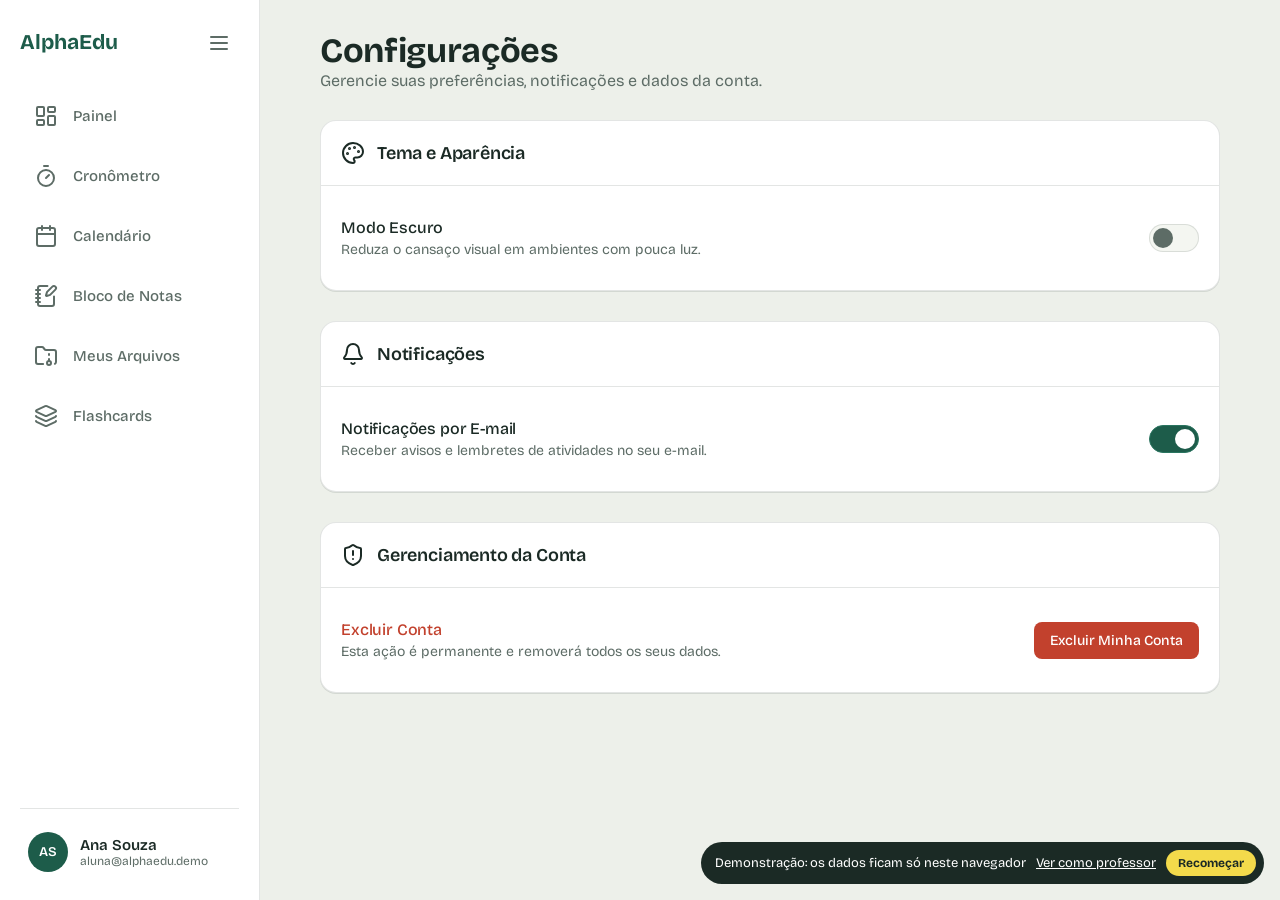
<file: configuracao.html>
<!DOCTYPE html>
<html lang="pt-BR">
<head>
  <meta charset="UTF-8">
  <meta name="viewport" content="width=device-width, initial-scale=1.0">
  <title>AlphaEdu - Configurações</title>
  <script src="js/lucide.min.js"></script>
  <link rel="stylesheet" href="css/styleconfiguracoes.css">
  <link rel="stylesheet" href="css/tema.css">
</head>
<body>

<!-- ===== NOVA SIDEBAR (PADRÃO DO PROJETO ) ===== -->
<div class="sidebar">
  <div class="sidebar-main-navigation">
    <div class="sidebar-header">
      <button id="toggle-sidebar-btn"><i data-lucide="menu"></i></button>
    </div>
    <nav>
      <a href="PainelAluno.html"><i data-lucide="layout-dashboard"></i> <span>Painel</span></a>
      <a href="cronometro.html"><i data-lucide="timer"></i> <span>Cronômetro</span></a>
      <a href="calendario.html"><i data-lucide="calendar"></i> <span>Calendário</span></a>
      <a href="bloco_de_notas.html"><i data-lucide="notebook-pen"></i> <span>Bloco de Notas</span></a>
      <a href="arquivos.html"><i data-lucide="folder-archive"></i> <span>Meus Arquivos</span></a>
      <a href="colecao.html"><i data-lucide="layers"></i> <span>Flashcards</span></a>
    </nav>
  </div>
  <div id="profile-menu-container" class="sidebar-bottom-menu">
    <button id="profile-menu-button" class="profile-button">
      <span class="profile-avatar"></span>
      <div class="profile-info">
        <span class="username">Carregando...</span>
        <span class="email"></span>
      </div>
    </button>
    <div id="profile-dropdown" class="profile-dropdown-sidebar">
      <div class="dropdown-header"><span class="username"></span><span class="email"></span></div>
      <a href="perfil.html" class="dropdown-item"><i data-lucide="user-cog"></i><span>Editar Perfil</span></a>
      <a href="configuracao.html" class="dropdown-item active"><i data-lucide="settings"></i><span>Configurações</span></a>
      <div class="dropdown-divider"></div>
      <a href="#" id="leave-class-btn" class="dropdown-item" style="color: #f59e0b; display: none;"><i data-lucide="user-x"></i><span>Sair da Turma</span></a>
      <a href="index.html" class="dropdown-item logout"><i data-lucide="log-out"></i><span>Sair</span></a>
    </div>
  </div>
</div>

<!-- Conteúdo Principal -->
<div class="main">
  <header class="main-header">
    <h1>Configurações</h1>
    <p>Gerencie suas preferências, notificações e dados da conta.</p>
  </header>

  <!-- Painel de Preferências de Tema -->
  <div class="panel">
    <div class="panel-header">
      <i data-lucide="palette"></i>
      <h3>Tema e Aparência</h3>
    </div>
    <div class="panel-body">
      <div class="setting-item">
        <div class="setting-text">
          <h4>Modo Escuro</h4>
          <p>Reduza o cansaço visual em ambientes com pouca luz.</p>
        </div>
        <div class="setting-control">
          <label class="switch">
            <input type="checkbox" id="dark-mode-toggle">
            <span class="slider round"></span>
          </label>
        </div>
      </div>
    </div>
  </div>

  <!-- Painel de Notificações -->
  <div class="panel">
    <div class="panel-header">
      <i data-lucide="bell"></i>
      <h3>Notificações</h3>
    </div>
    <div class="panel-body">
      <div class="setting-item">
        <div class="setting-text">
          <h4>Notificações por E-mail</h4>
          <p>Receber avisos e lembretes de atividades no seu e-mail.</p>
        </div>
        <div class="setting-control">
          <label class="switch">
            <input type="checkbox" id="email-notifications-toggle" checked>
            <span class="slider round"></span>
          </label>
        </div>
      </div>
    </div>
  </div>

  <!-- Painel de Conta -->
  <div class="panel">
    <div class="panel-header">
      <i data-lucide="shield-alert"></i>
      <h3>Gerenciamento da Conta</h3>
    </div>
    <div class="panel-body">
      <div class="setting-item danger-zone">
        <div class="setting-text">
          <h4>Excluir Conta</h4>
          <p>Esta ação é permanente e removerá todos os seus dados.</p>
        </div>
        <div class="setting-control">
          <button id="delete-account-btn" class="btn-danger">Excluir Minha Conta</button>
        </div>
      </div>
    </div>
  </div>
</div>

<script type="module" src="js/scriptconfiguracoes.js"></script>

<div class="demo-badge" role="note">Demonstração: os dados ficam só neste navegador
  <a href="PainelProfessor.html" style="color:#fff">Ver como professor</a>
  <button type="button" onclick="localStorage.removeItem('alphaedu-demo-db-v1');location.reload()">Recomeçar</button>
</div>
</body>
</html>
</file>
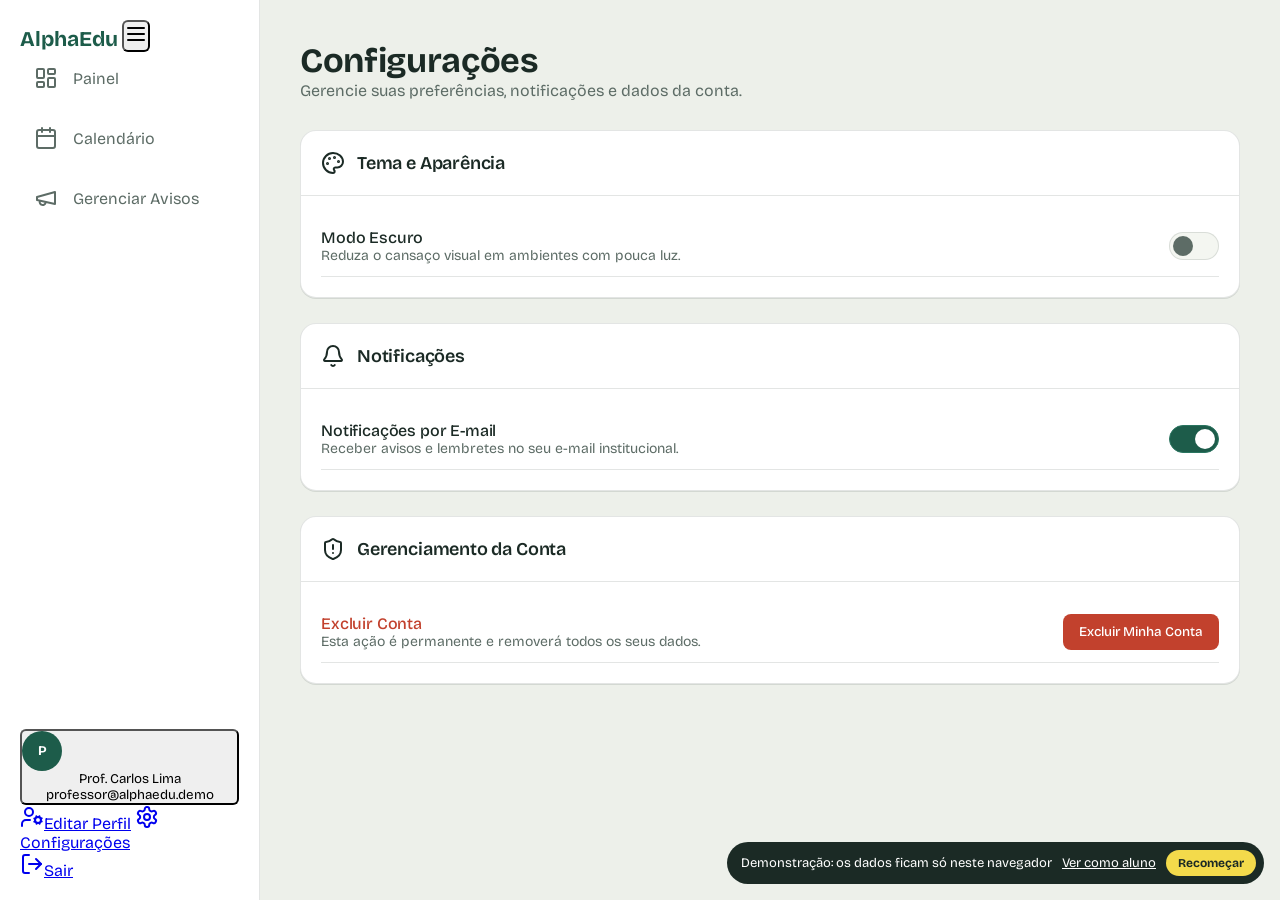
<file: ConfiguracoesProfessor.html>
<!DOCTYPE html>
<html lang="pt-BR">
<head>
  <meta charset="UTF-8">
  <meta name="viewport" content="width=device-width, initial-scale=1.0">
  <title>AlphaEdu - Configurações (Professor)</title>
  <script src="js/lucide.min.js"></script>
  <link rel="stylesheet" href="css/ConfiguracoesProfessor.css">
  <link rel="stylesheet" href="css/tema.css">
</head>
<body>

<!-- ===== SIDEBAR ===== -->
<div class="sidebar">
  <div class="sidebar-main-navigation">
    <div class="sidebar-header">
      <button id="toggle-sidebar-btn"><i data-lucide="menu"></i></button>
    </div>
    <nav>
      <a href="PainelProfessor.html"><i data-lucide="layout-dashboard"></i> <span>Painel</span></a>
      <a href="ProfessorCalendario.html"><i data-lucide="calendar"></i> <span>Calendário</span></a>
      <a href="GerenciarAvisos.html"><i data-lucide="megaphone"></i> <span>Gerenciar Avisos</span></a>
    </nav>
  </div>
  <div id="profile-menu-container" class="sidebar-bottom-menu">
    <button id="profile-menu-button" class="profile-button">
      <span class="profile-avatar"></span>
      <div class="profile-info">
        <span class="username">Carregando...</span>
        <span class="email"></span>
      </div>
    </button>
    <div id="profile-dropdown" class="profile-dropdown-sidebar">
      <div class="dropdown-header"><span class="username"></span><span class="email"></span></div>
      <a href="EditarPerfilProfessor.html" class="dropdown-item"><i data-lucide="user-cog"></i><span>Editar Perfil</span></a>
      <a href="ConfiguracoesProfessor.html" class="dropdown-item active"><i data-lucide="settings"></i><span>Configurações</span></a>
      <div class="dropdown-divider"></div>
      <a href="index.html" class="dropdown-item logout"><i data-lucide="log-out"></i><span>Sair</span></a>
    </div>
  </div>
</div>

<!-- ===== CONTEÚDO PRINCIPAL ===== -->
<div class="main">
  <header class="main-header">
    <h1>Configurações</h1>
    <p>Gerencie suas preferências, notificações e dados da conta.</p>
  </header>

  <div class="panel">
    <div class="panel-header"><i data-lucide="palette"></i><h3>Tema e Aparência</h3></div>
    <div class="panel-body">
      <div class="setting-item">
        <div class="setting-text">
          <h4>Modo Escuro</h4>
          <p>Reduza o cansaço visual em ambientes com pouca luz.</p>
        </div>
        <label class="switch">
          <input type="checkbox" id="dark-mode-toggle">
          <span class="slider round"></span>
        </label>
      </div>
    </div>
  </div>

  <div class="panel">
    <div class="panel-header"><i data-lucide="bell"></i><h3>Notificações</h3></div>
    <div class="panel-body">
      <div class="setting-item">
        <div class="setting-text">
          <h4>Notificações por E-mail</h4>
          <p>Receber avisos e lembretes no seu e-mail institucional.</p>
        </div>
        <label class="switch">
          <input type="checkbox" id="email-notifications-toggle" checked>
          <span class="slider round"></span>
        </label>
      </div>
    </div>
  </div>

  <div class="panel">
    <div class="panel-header"><i data-lucide="shield-alert"></i><h3>Gerenciamento da Conta</h3></div>
    <div class="panel-body">
      <div class="setting-item danger-zone">
        <div class="setting-text">
          <h4>Excluir Conta</h4>
          <p>Esta ação é permanente e removerá todos os seus dados.</p>
        </div>
        <button id="delete-account-btn" class="btn-danger">Excluir Minha Conta</button>
      </div>
    </div>
  </div>
</div>

<script type="module" src="js/ConfiguracoesProfessor.js"></script>
<script>lucide.createIcons();</script>
<div class="demo-badge" role="note">Demonstração: os dados ficam só neste navegador
  <a href="PainelAluno.html" style="color:#fff">Ver como aluno</a>
  <button type="button" onclick="localStorage.removeItem('alphaedu-demo-db-v1');location.reload()">Recomeçar</button>
</div>
</body>
</html>
</file>
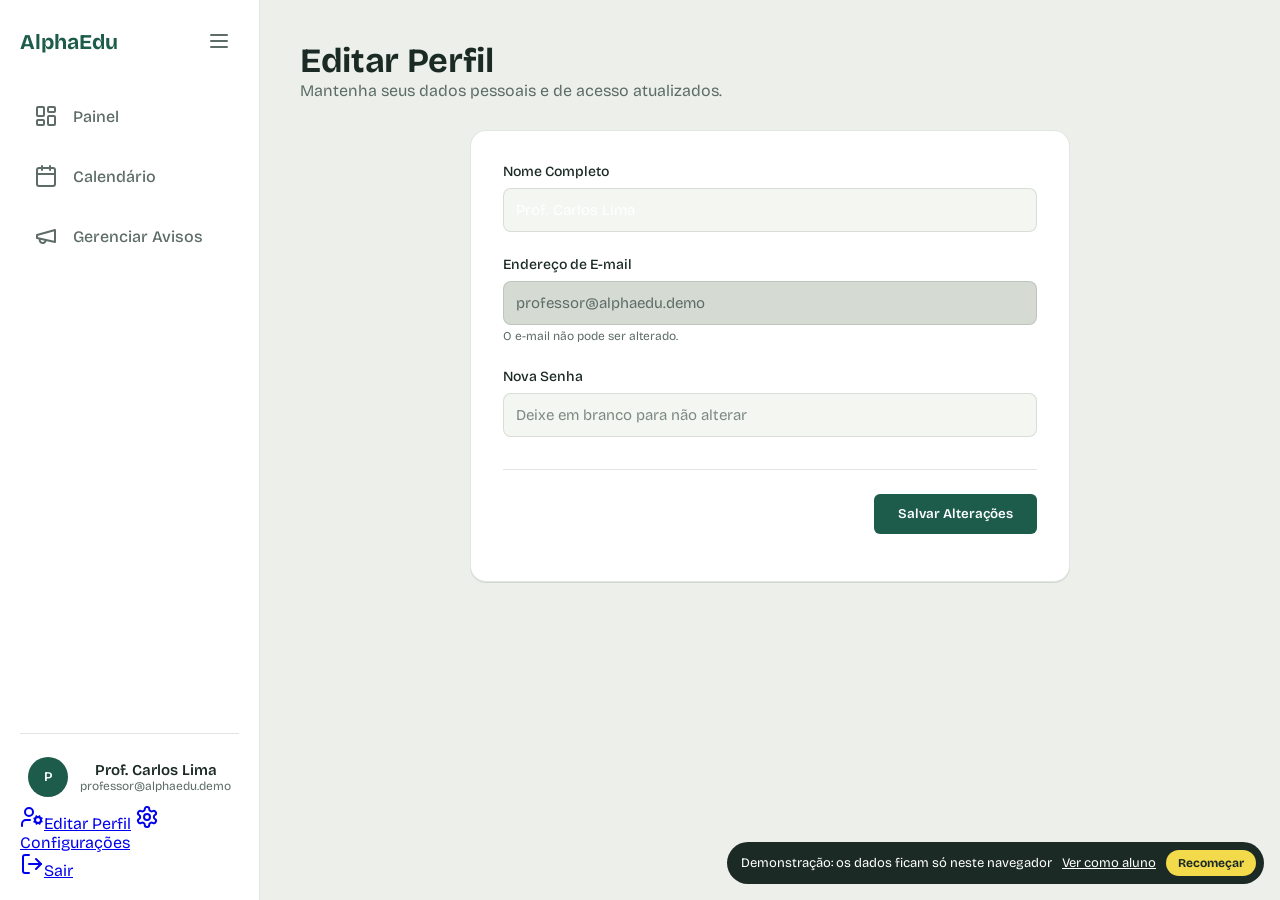
<file: EditarPerfilProfessor.html>
<!DOCTYPE html>
<html lang="pt-BR">
<head>
  <meta charset="UTF-8">
  <meta name="viewport" content="width=device-width, initial-scale=1.0">
  <title>AlphaEdu - Editar Perfil (Professor)</title>
  <script src="js/lucide.min.js"></script>
  <link rel="stylesheet" href="css/EditarPerfilProfessor.css">
  <link rel="stylesheet" href="css/tema.css">
</head>
<body>

<!-- ===== SIDEBAR ===== -->
<div class="sidebar">
  <div class="sidebar-main-navigation">
    <div class="sidebar-header">
      <button id="toggle-sidebar-btn"><i data-lucide="menu"></i></button>
    </div>
    <nav>
      <a href="PainelProfessor.html"><i data-lucide="layout-dashboard"></i> <span>Painel</span></a>
      <a href="ProfessorCalendario.html"><i data-lucide="calendar"></i> <span>Calendário</span></a>
      <a href="GerenciarAvisos.html"><i data-lucide="megaphone"></i> <span>Gerenciar Avisos</span></a>
    </nav>
  </div>
  <div id="profile-menu-container" class="sidebar-bottom-menu">
    <button id="profile-menu-button" class="profile-button">
      <span class="profile-avatar"></span>
      <div class="profile-info">
        <span class="username">Carregando...</span>
        <span class="email"></span>
      </div>
    </button>
    <div id="profile-dropdown" class="profile-dropdown-sidebar">
      <div class="dropdown-header"><span class="username"></span><span class="email"></span></div>
      <a href="EditarPerfilProfessor.html" class="dropdown-item active"><i data-lucide="user-cog"></i><span>Editar Perfil</span></a>
      <a href="ConfiguracoesProfessor.html" class="dropdown-item"><i data-lucide="settings"></i><span>Configurações</span></a>
      <div class="dropdown-divider"></div>
      <a href="index.html" class="dropdown-item logout"><i data-lucide="log-out"></i><span>Sair</span></a>
    </div>
  </div>
</div>

<!-- ===== CONTEÚDO PRINCIPAL ===== -->
<div class="main">
  <header class="main-header">
    <h1>Editar Perfil</h1>
    <p>Mantenha seus dados pessoais e de acesso atualizados.</p>
  </header>

  <div class="panel">
    <form id="profile-form">
      <div class="form-group">
        <label for="profile-name">Nome Completo</label>
        <input type="text" id="profile-name" placeholder="Carregando..." required>
      </div>
      <div class="form-group">
        <label for="profile-email">Endereço de E-mail</label>
        <input type="email" id="profile-email" placeholder="Carregando..." disabled>
        <small>O e-mail não pode ser alterado.</small>
      </div>
      <div class="form-group">
        <label for="profile-password">Nova Senha</label>
        <input type="password" id="profile-password" placeholder="Deixe em branco para não alterar">
      </div>
      <div class="form-actions">
        <button type="submit" class="btn-save">Salvar Alterações</button>
      </div>
    </form>
    <p id="mensagem" style="text-align:center; margin-top:15px;"></p>
  </div>
</div>

<script type="module" src="js/EditarPerfilProfessor.js"></script>
<script>lucide.createIcons();</script>
<div class="demo-badge" role="note">Demonstração: os dados ficam só neste navegador
  <a href="PainelAluno.html" style="color:#fff">Ver como aluno</a>
  <button type="button" onclick="localStorage.removeItem('alphaedu-demo-db-v1');location.reload()">Recomeçar</button>
</div>
</body>
</html>
</file>
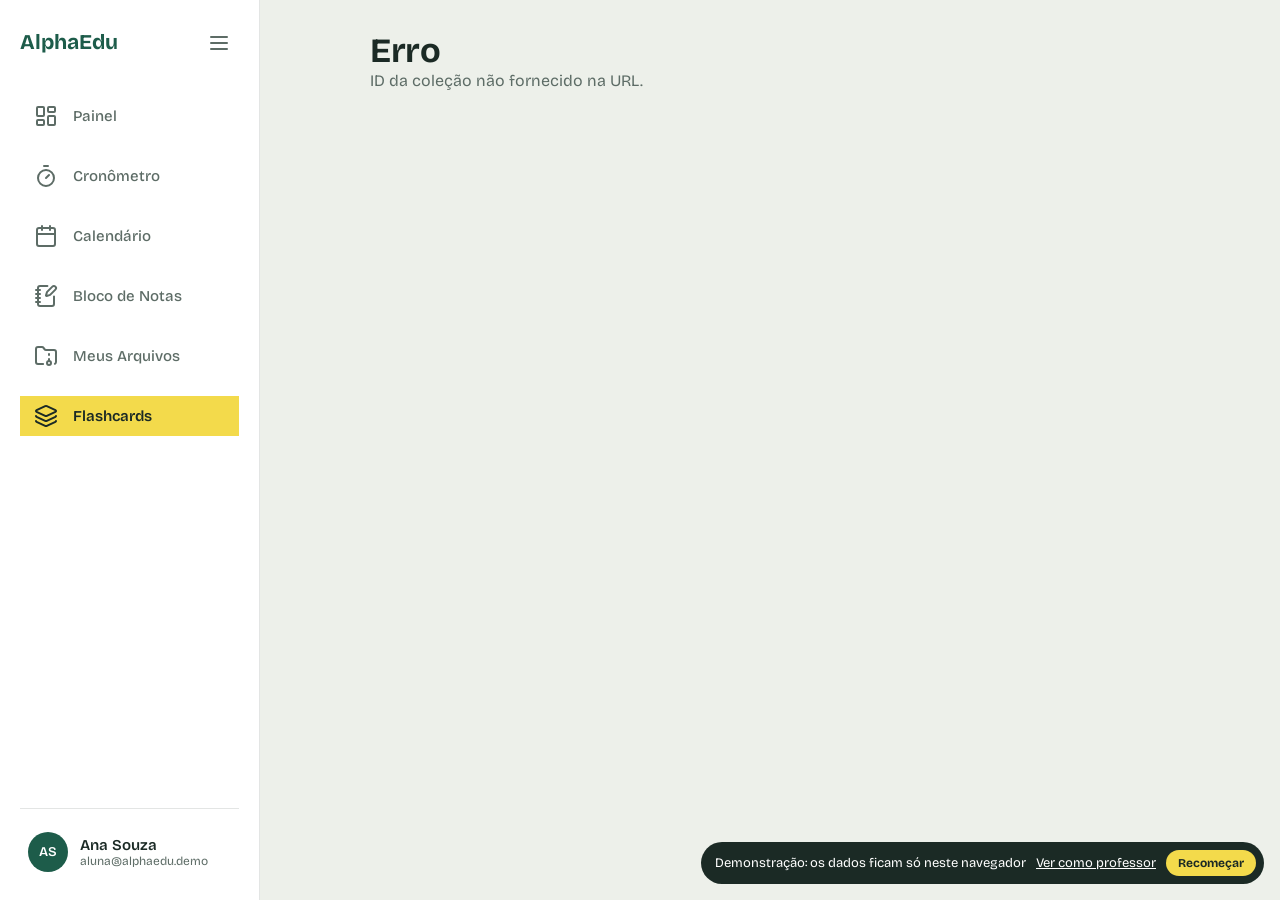
<file: flashcards.html>
<!DOCTYPE html>
<html lang="pt-BR">
<head>
  <meta charset="UTF-8">
  <meta name="viewport" content="width=device-width, initial-scale=1.0">
  <title>AlphaEdu - Flashcards</title>
  <script src="js/lucide.min.js"></script>
  <link rel="stylesheet" href="css/styleFlashCard.css">
  <link rel="stylesheet" href="css/tema.css">
</head>
<body>

<!-- ===== NOVA SIDEBAR (PADRÃO DO PROJETO ) ===== -->
<div class="sidebar">
  <div class="sidebar-main-navigation">
    <div class="sidebar-header">
      <button id="toggle-sidebar-btn"><i data-lucide="menu"></i></button>
    </div>
    <nav>
      <a href="PainelAluno.html"><i data-lucide="layout-dashboard"></i> <span>Painel</span></a>
      <a href="cronometro.html"><i data-lucide="timer"></i> <span>Cronômetro</span></a>
      <a href="calendario.html"><i data-lucide="calendar"></i> <span>Calendário</span></a>
      <a href="bloco_de_notas.html"><i data-lucide="notebook-pen"></i> <span>Bloco de Notas</span></a>
      <a href="arquivos.html"><i data-lucide="folder-archive"></i> <span>Meus Arquivos</span></a>
      <a href="colecao.html" class="active"><i data-lucide="layers"></i> <span>Flashcards</span></a>
    </nav>
  </div>
  <div id="profile-menu-container" class="sidebar-bottom-menu">
    <button id="profile-menu-button" class="profile-button">
      <span class="profile-avatar"></span>
      <div class="profile-info">
        <span class="username">Carregando...</span>
        <span class="email"></span>
      </div>
    </button>
    <div id="profile-dropdown" class="profile-dropdown-sidebar">
      <div class="dropdown-header"><span class="username"></span><span class="email"></span></div>
      <a href="perfil.html" class="dropdown-item"><i data-lucide="user-cog"></i><span>Editar Perfil</span></a>
      <a href="configuracao.html" class="dropdown-item"><i data-lucide="settings"></i><span>Configurações</span></a>
      <div class="dropdown-divider"></div>
      <a href="#" id="leave-class-btn" class="dropdown-item" style="color: #f59e0b; display: none;"><i data-lucide="user-x"></i><span>Sair da Turma</span></a>
      <a href="index.html" class="dropdown-item logout"><i data-lucide="log-out"></i><span>Sair</span></a>
    </div>
  </div>
</div>

<!-- Conteúdo Principal -->
<div class="main">
  <header class="main-header">
    <h1 id="collection-title">Carregando coleção...</h1>
    <p id="collection-description">Revise os flashcards para um aprendizado interativo e eficaz.</p>
  </header>

  <div class="panel">
    <div class="toolbar">
      <a href="colecao.html" class="back-btn"><i data-lucide="arrow-left"></i> Voltar para Coleções</a>
      <button class="btn-primary" id="add-card-btn"><i data-lucide="plus"></i> Novo Flashcard</button>
    </div>

    <div class="flashcard-container">
      <div class="flashcard" id="flashcard">
        <div class="flashcard-face flashcard-front" id="card-front"></div>
        <div class="flashcard-face flashcard-back" id="card-back"></div>
      </div>
    </div>

    <div class="tags" id="tags"></div>
    <div class="counter" id="counter"></div>

    <!-- Encontre este bloco de código -->
<div class="controls">
  <button class="btn" id="prev"><i data-lucide="arrow-left"></i> Anterior</button>
  <button class="btn" id="shuffle"><i data-lucide="shuffle"></i> Embaralhar</button>
  <button class="btn" id="edit"><i data-lucide="edit"></i> Editar</button>
  <button class="btn" id="delete"><i data-lucide="trash-2"></i> Excluir</button>
  <button class="btn" id="next">Próximo <i data-lucide="arrow-right"></i></button>
</div>

  </div>
</div>

<!-- Modal de Criar/Editar Flashcard -->
<div class="modal" id="modal">
  <div class="modal-content">
    <div class="modal-header">
        <h4 id="modal-title">Novo Flashcard</h4>
        <button id="close-modal-btn" class="close-btn">&times;</button>
    </div>
    <form id="card-form">
        <div class="form-group">
            <label for="modal-pergunta">Pergunta</label>
            <input type="text" id="modal-pergunta" placeholder="Digite a pergunta aqui..." required>
        </div>
        <div class="form-group">
            <label for="modal-resposta">Resposta</label>
            <textarea id="modal-resposta" rows="4" placeholder="Digite a resposta aqui..." required></textarea>
        </div>
        <div class="form-group">
            <label for="modal-tags">Tags (separadas por vírgula)</label>
            <input type="text" id="modal-tags" placeholder="Ex: geografia, história, química">
        </div>
        <div class="modal-actions">
            <button type="button" id="cancel" class="btn-secondary">Cancelar</button>
            <button type="submit" id="save" class="btn-save">Criar Flashcard</button>
        </div>
    </form>
  </div>
</div>

<!-- Modal de Confirmação de Exclusão -->
<div id="confirm-delete-modal" class="modal">
  <div class="modal-content" style="max-width: 450px;">
    <div class="modal-header">
      <h4>Confirmar Exclusão</h4>
      <button id="close-confirm-modal-btn" class="close-btn">&times;</button>
    </div>
    <div class="modal-body">
      <i data-lucide="alert-triangle" class="confirm-icon"></i>
      <p id="confirm-modal-text">Você tem certeza que deseja excluir este item? Esta ação não pode ser desfeita.</p>
    </div>
    <div class="modal-actions">
      <button type="button" id="cancel-delete-btn" class="btn-secondary">Cancelar</button>
      <button type="button" id="confirm-delete-btn" class="btn-danger">Sim, Excluir</button>
    </div>
  </div>
</div>

<script type="module" src="js/scriptFlashCard.js"></script>

<div class="demo-badge" role="note">Demonstração: os dados ficam só neste navegador
  <a href="PainelProfessor.html" style="color:#fff">Ver como professor</a>
  <button type="button" onclick="localStorage.removeItem('alphaedu-demo-db-v1');location.reload()">Recomeçar</button>
</div>
</body>
</html>
</file>
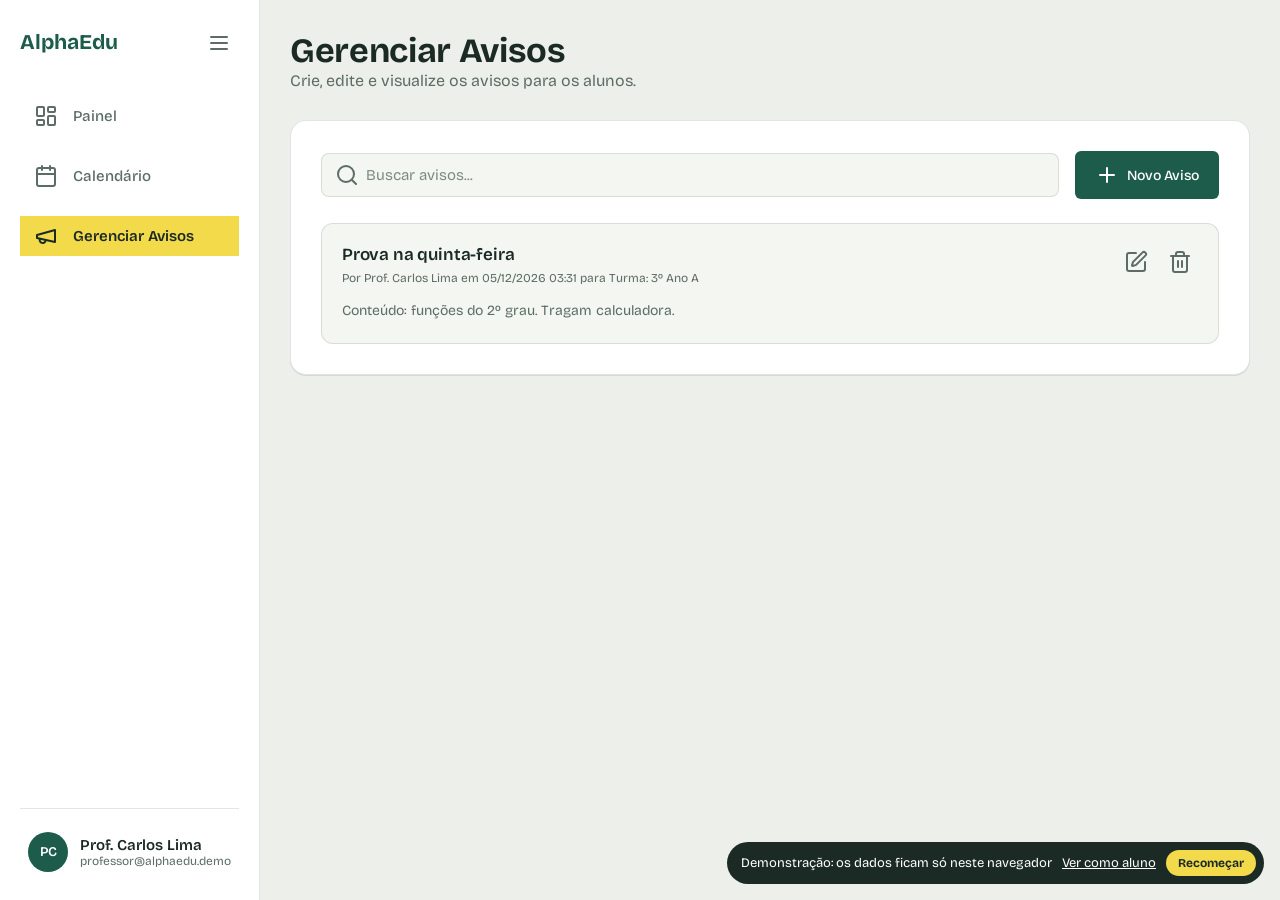
<file: GerenciarAvisos.html>
<!DOCTYPE html>
<html lang="pt-BR">
<head>
  <meta charset="UTF-8">
  <meta name="viewport" content="width=device-width, initial-scale=1.0">
  <title>AlphaEdu - Gerenciar Avisos</title>
  <script src="js/lucide.min.js"></script>
  <link rel="stylesheet" href="css/PainelProfessor.css"> <!-- Usando o CSS global para o sidebar e estilos base -->
  <link rel="stylesheet" href="css/GerenciarAvisos.css">
  <link rel="stylesheet" href="css/tema.css"> <!-- CSS específico para avisos -->
</head>
<body>

<!-- Sidebar -->
<div class="sidebar">
  <div class="sidebar-main-navigation">
    <div class="sidebar-header">
      <button id="toggle-sidebar-btn"><i data-lucide="menu"></i></button>
    </div>
     <nav>
      <a href="PainelProfessor.html" ><i data-lucide="layout-dashboard"></i> <span>Painel</span></a>
      <a href="ProfessorCalendario.html"><i data-lucide="calendar"></i> <span>Calendário</span></a>
      <a href="GerenciarAvisos.html" class="active"><i data-lucide="megaphone"></i> <span>Gerenciar Avisos</span></a>
    </nav>
  </div>
  <div id="profile-menu-container" class="sidebar-bottom-menu">
    <button id="profile-menu-button" class="profile-button">
      <span id="profile-avatar" class="profile-avatar"></span>
      <div class="profile-info">
        <span id="profile-username" class="username">Carregando...</span>
        <span id="profile-email" class="email"></span>
      </div>
    </button>
    <div id="profile-dropdown" class="profile-dropdown-sidebar">
      <div class="dropdown-header">
        <span id="dropdown-username" class="username"></span>
        <span id="dropdown-email" class="email"></span>
      </div>
      <a href="EditarPerfilProfessor.html" class="dropdown-item"><i data-lucide="user-cog"></i><span>Editar Perfil</span></a>
      <a href="ConfiguracoesProfessor.html" class="dropdown-item"><i data-lucide="settings"></i><span>Configurações</span></a>
      <div class="dropdown-divider"></div>
      <a href="#" id="logout-btn" class="dropdown-item logout"><i data-lucide="log-out"></i><span>Sair</span></a>
    </div>
  </div>
</div>

<!-- Conteúdo Principal -->
<div class="main">
  <section id="avisos">
    <header class="main-header">
      <h1>Gerenciar Avisos</h1>
      <p>Crie, edite e visualize os avisos para os alunos.</p>
    </header>
    <div class="panel">
      <div class="toolbar">
        <div class="search-container">
          <i data-lucide="search" class="search-icon"></i>
          <input type="search" id="search-avisos" class="search-input" placeholder="Buscar avisos...">
        </div>
        <button id="add-aviso-btn" class="btn-primary"><i data-lucide="plus"></i> Novo Aviso</button>
      </div>
      <div id="avisos-list" class="avisos-list"></div>
    </div>
  </section>
</div>

<!-- Modal para Criar/Editar Aviso -->
<div id="aviso-modal" class="modal">
    <div class="modal-content">
        <span class="close-button">&times;</span>
        <h2 id="aviso-modal-title">Novo Aviso</h2>
        <form id="aviso-form">
            <input type="hidden" id="aviso-id-input">
            <label for="aviso-title">Título do Aviso:</label>
            <input type="text" id="aviso-title" required>
            <label for="aviso-text">Conteúdo:</label>
            <textarea id="aviso-text" rows="5" required></textarea>
            <label for="aviso-turma">Selecione a Turma:</label>
            <select id="aviso-turma" required></select>
            <button type="submit" class="btn-primary">Publicar Aviso</button>
        </form>
    </div>
</div>

<script type="module" src="js/GerenciarAvisos.js"></script>
<div class="demo-badge" role="note">Demonstração: os dados ficam só neste navegador
  <a href="PainelAluno.html" style="color:#fff">Ver como aluno</a>
  <button type="button" onclick="localStorage.removeItem('alphaedu-demo-db-v1');location.reload()">Recomeçar</button>
</div>
</body>
</html>
</file>
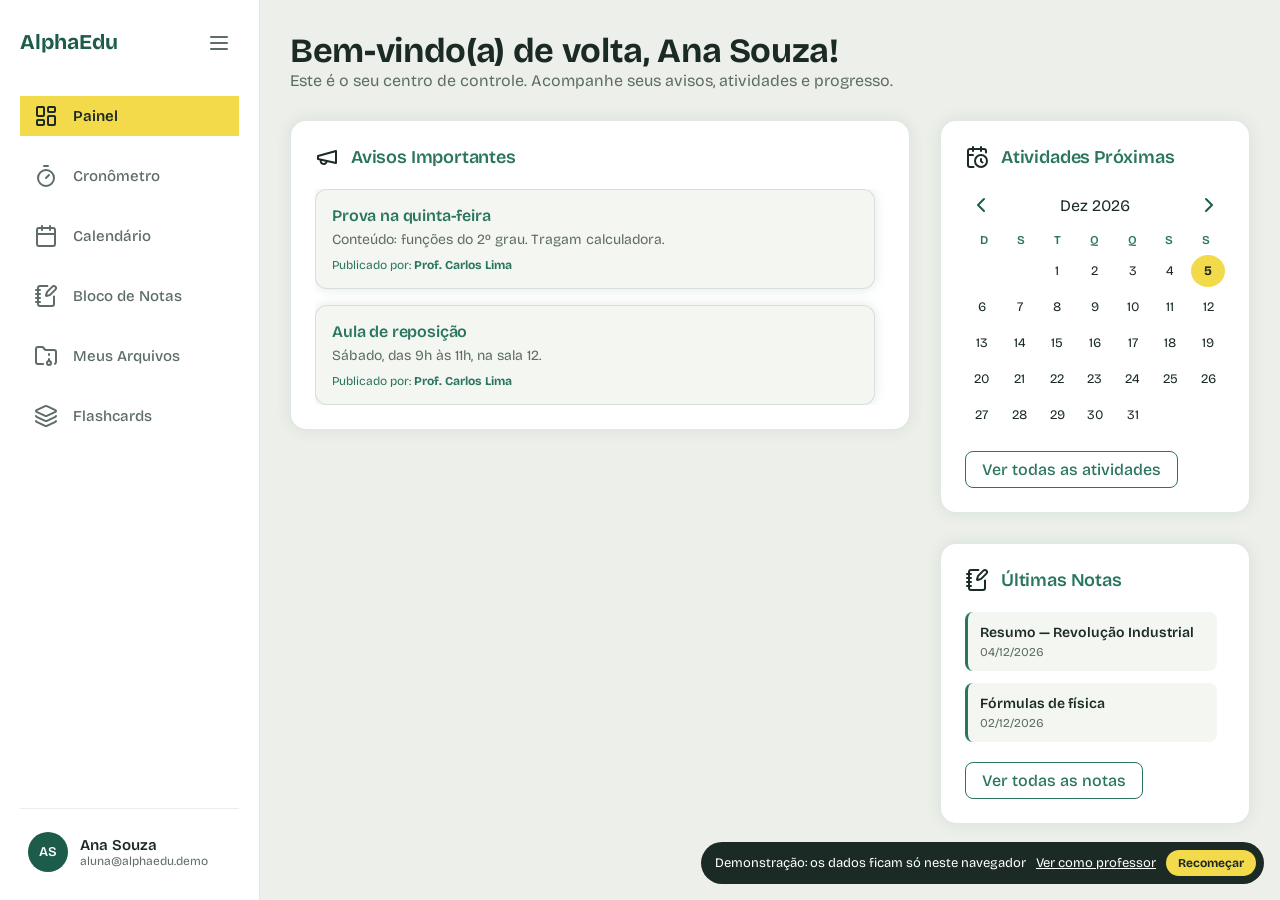
<file: PainelAluno.html>
<!DOCTYPE html>
<html lang="pt-BR">
<head>
  <meta charset="UTF-8">
  <meta name="viewport" content="width=device-width, initial-scale=1.0">
  <title>AlphaEdu - Painel</title>
  <script src="js/lucide.min.js"></script>
  <link rel="stylesheet" href="css/stylePainel.css">
  <link rel="stylesheet" href="css/tema.css">
</head>
<body>

<!-- Sidebar (sem alterações ) -->
<div class="sidebar">
  <div class="sidebar-main-navigation">
    <div class="sidebar-header">
      <button id="toggle-sidebar-btn"><i data-lucide="menu"></i></button>
    </div>
    <nav>
      <a href="PainelAluno.html" class="active"><i data-lucide="layout-dashboard"></i> <span>Painel</span></a>
      <a href="cronometro.html"><i data-lucide="timer"></i> <span>Cronômetro</span></a>
      <a href="calendario.html"><i data-lucide="calendar"></i> <span>Calendário</span></a>
      <a href="bloco_de_notas.html"><i data-lucide="notebook-pen"></i> <span>Bloco de Notas</span></a>
      <a href="arquivos.html" ><i data-lucide="folder-archive"></i> <span>Meus Arquivos</span></a>
      <a href="colecao.html"><i data-lucide="layers"></i> <span>Flashcards</span></a>
    </nav>
  </div>
  <div id="profile-menu-container" class="sidebar-bottom-menu">
    <button id="profile-menu-button" class="profile-button">
      <span class="profile-avatar"></span>
      <div class="profile-info">
        <span class="username">Carregando...</span>
        <span class="email"></span>
      </div>
    </button>
    <div id="profile-dropdown" class="profile-dropdown-sidebar">
      <div class="dropdown-header"><span class="username"></span><span class="email"></span></div>
      <a href="perfil.html" class="dropdown-item"><i data-lucide="user-cog"></i><span>Editar Perfil</span></a>
      <a href="configuracao.html" class="dropdown-item"><i data-lucide="settings"></i><span>Configurações</span></a>
      <div class="dropdown-divider"></div>
      <a href="#" id="leave-class-btn" class="dropdown-item" style="color: #f59e0b; display: none;"><i data-lucide="user-x"></i><span>Sair da Turma</span></a>
      <a href="index.html" class="dropdown-item logout"><i data-lucide="log-out"></i><span>Sair</span></a>
    </div>
  </div>
</div>

<!-- Conteúdo Principal -->
<div class="main">
  <header class="main-header">
    <div class="header-text">
        <h1 id="welcome-message">Bem-vindo(a) de volta!</h1>
        <p>Este é o seu centro de controle. Acompanhe seus avisos, atividades e progresso.</p>
    </div>
  </header>

  <!-- ================================================== -->
  <!-- ===== ESTRUTURA DO GRID RESTAURADA E CORRIGIDA ===== -->
  <!-- ================================================== -->
  <div class="dashboard-grid">
    
    <div id="class-panel" class="grid-item notices-container" style="display: none;">
      <div class="card-header"><i data-lucide="megaphone"></i><h3>Avisos Importantes</h3></div>
      <div class="notice-list"></div>
    </div>

    <!-- A .right-column VOLTOU a existir -->
    <div class="right-column">
      <div class="grid-item upcoming-activities">
        <div class="card-header"><i data-lucide="calendar-clock"></i><h3>Atividades Próximas</h3></div>
        <div class="mini-calendar">
          <div class="mini-calendar-header"><button id="mini-prev-month"><i data-lucide="chevron-left"></i></button><span id="mini-month-year"></span><button id="mini-next-month"><i data-lucide="chevron-right"></i></button></div>
          <div class="mini-calendar-weekdays"><span>D</span><span>S</span><span>T</span><span>Q</span><span>Q</span><span>S</span><span>S</span></div>
          <div class="mini-calendar-days" id="mini-calendar-days"></div>
        </div>
        <a href="calendario.html" class="view-all-btn">Ver todas as atividades</a>
      </div>
      
      <div id="notepad-preview" class="grid-item">
        <div class="card-header"><i data-lucide="notebook-pen"></i><h3>Últimas Notas</h3></div>
        <div id="mini-notes-list" class="mini-notes-list"></div>
        <a href="bloco_de_notas.html" class="view-all-btn">Ver todas as notas</a>
      </div>
    </div>

  </div>
</div>

<!-- Modais e FAB (sem alterações) -->
<div id="joinClassModal" class="modal">
  <div class="modal-content">
    <div class="modal-header">
      <h4>Participar de uma Turma</h4>
      <button id="closeJoinModalBtn" class="close-btn">&times;</button>
    </div>
    <form id="joinClassForm">
      <p>Insira o código da turma para ver os avisos e o calendário compartilhado.</p>
      <div class="form-group">
        <label for="class-code-input">Código da turma</label>
        <input type="text" id="class-code-input" placeholder="Digite o código aqui" required>
      </div>
      <div class="modal-actions"><button type="submit" class="btn-save">Participar</button></div>
    </form>
  </div>
</div>
<button id="openJoinModalBtn" class="fab" style="display: none;"><i data-lucide="users"></i></button>

<div id="custom-modal-overlay" class="custom-modal-overlay">
  <div class="custom-modal">
    <h3 id="custom-modal-title"></h3>
    <p id="custom-modal-text"></p>
    <div id="custom-modal-buttons" class="custom-modal-buttons">
      <button id="custom-modal-cancel-btn" class="btn-secondary">Cancelar</button>
      <button id="custom-modal-ok-btn" class="btn-primary">OK</button>
    </div>
  </div>
</div>

<script type="module" src="js/scriptPainel.js"></script>

<div class="demo-badge" role="note">Demonstração: os dados ficam só neste navegador
  <a href="PainelProfessor.html" style="color:#fff">Ver como professor</a>
  <button type="button" onclick="localStorage.removeItem('alphaedu-demo-db-v1');location.reload()">Recomeçar</button>
</div>
</body>
</html>
</file>
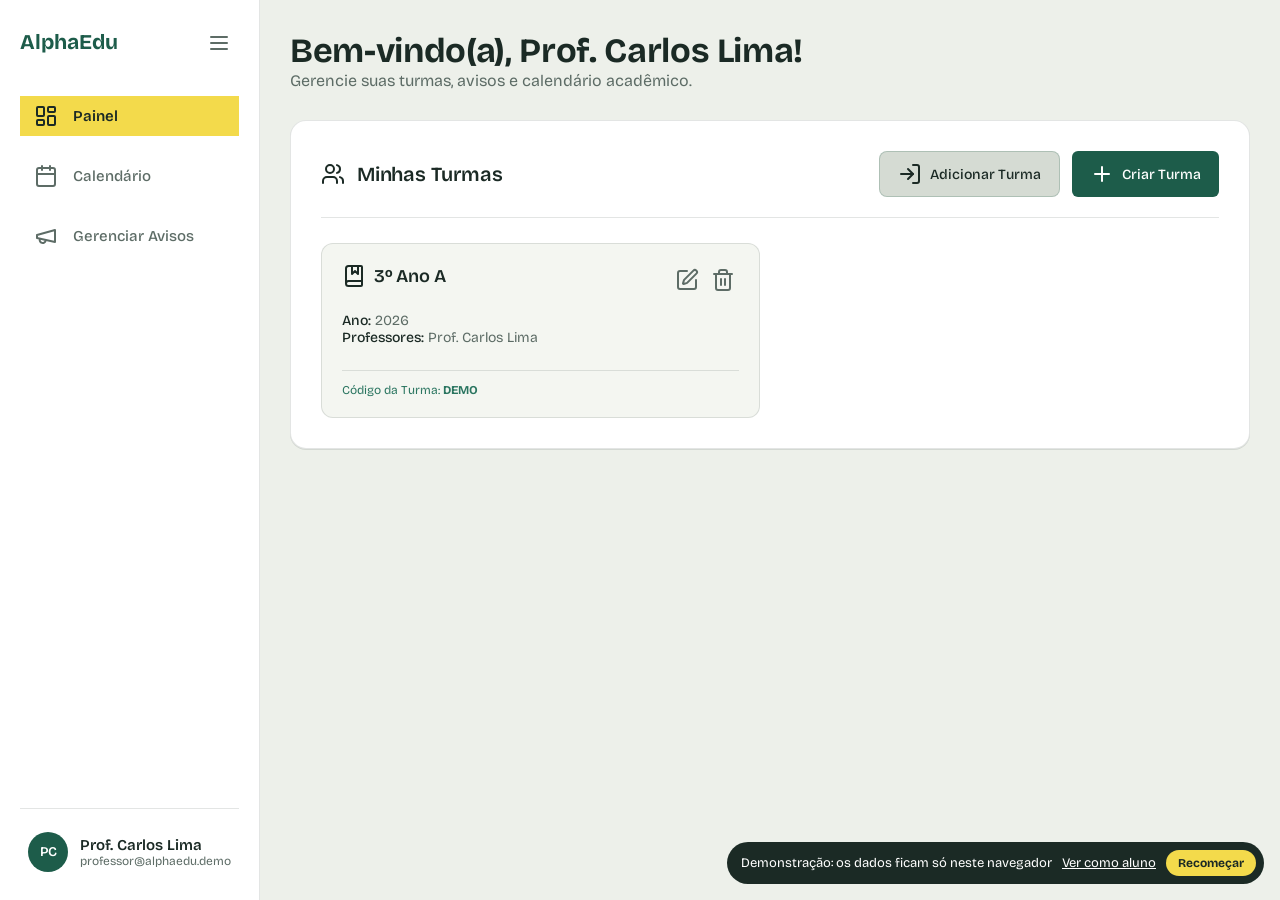
<file: PainelProfessor.html>
<!DOCTYPE html>
<html lang="pt-BR">
<head>
  <meta charset="UTF-8">
  <meta name="viewport" content="width=device-width, initial-scale=1.0">
  <title>AlphaEdu - Painel do Professor</title>
  <script src="js/lucide.min.js"></script>
  <link rel="stylesheet" href="css/PainelProfessor.css">
  <link rel="stylesheet" href="css/tema.css">
</head>
<body>

<!-- Sidebar (Estrutura já está correta ) -->
<div class="sidebar">
  <div class="sidebar-main-navigation">
    <div class="sidebar-header">
      <button id="toggle-sidebar-btn"><i data-lucide="menu"></i></button>
    </div>
    <nav>
      <a href="PainelProfessor.html" class="active"><i data-lucide="layout-dashboard"></i> <span>Painel</span></a>
      <a href="ProfessorCalendario.html"><i data-lucide="calendar"></i> <span>Calendário</span></a>
      <a href="GerenciarAvisos.html"><i data-lucide="megaphone"></i> <span>Gerenciar Avisos</span></a>
    </nav>
  </div>
  <div id="profile-menu-container" class="sidebar-bottom-menu">
    <button id="profile-menu-button" class="profile-button">
      <span id="profile-avatar" class="profile-avatar"></span>
      <div class="profile-info">
        <span id="profile-username" class="username">Carregando...</span>
        <span id="profile-email" class="email"></span>
      </div>
    </button>
    <div id="profile-dropdown" class="profile-dropdown-sidebar">
      <div class="dropdown-header">
        <span id="dropdown-username" class="username"></span>
        <span id="dropdown-email" class="email"></span>
      </div>
      <a href="EditarPerfilProfessor.html" class="dropdown-item"><i data-lucide="user-cog"></i><span>Editar Perfil</span></a>
      <a href="ConfiguracoesProfessor.html" class="dropdown-item"><i data-lucide="settings"></i><span>Configurações</span></a>
      <div class="dropdown-divider"></div>
      <a href="#" id="logout-btn" class="dropdown-item logout"><i data-lucide="log-out"></i><span>Sair</span></a>
    </div>
  </div>
</div>

<!-- Conteúdo Principal -->
<div class="main">
  <section id="painel">
    <header class="main-header">
      <div>
        <h1 id="welcome-message">Bem-vindo(a), Professor!</h1>
        <p>Gerencie suas turmas, avisos e calendário acadêmico.</p>
      </div>
    </header>
    <div class="panel">
      <div class="panel-header">
        <i data-lucide="users"></i>
        <h3>Minhas Turmas</h3>
        <div class="panel-actions">
          <!-- ✅ BOTÃO "ADICIONAR TURMA" ADICIONADO -->
          <button id="join-class-btn" class="btn-secondary"><i data-lucide="log-in"></i> Adicionar Turma</button>
          <button id="create-class-btn" class="btn-primary"><i data-lucide="plus"></i> Criar Turma</button>
        </div>
      </div>
      <div id="turmas-grid" class="turmas-grid"></div>
    </div>
  </section>
  <!-- Outras seções (calendario, avisos) permanecem iguais -->
</div>




<!-- ===== MODAIS ===== -->

<!-- Modal para Criar/Editar Turma -->
<div id="class-modal" class="modal">
  <div class="modal-content">
    <span class="close-button">&times;</span>
    <h2 id="class-modal-title">Criar Nova Turma</h2>
    <form id="class-form">
      <input type="hidden" id="class-id-input">
      <label for="className">Nome da Turma:</label>
      <input type="text" id="className" required placeholder="Ex: 3º Ano A - Matemática">
      <label for="classYear">Ano Letivo:</label>
      <input type="number" id="classYear" required placeholder="Ex: 2024" min="2020" max="2099">
      <button type="submit" class="btn-primary">Salvar Turma</button>
    </form>
  </div>
</div>

<!-- ✅ MODAL "ADICIONAR TURMA" ADICIONADO -->
<div id="join-class-modal" class="modal">
  <div class="modal-content">
    <span class="close-button">&times;</span>
    <h2>Adicionar-se a uma Turma</h2>
    <form id="join-class-form">
      <label for="joinCode">Código da Turma:</label>
      <input type="text" id="joinCode" required placeholder="Digite o código de 6 dígitos">
      <button type="submit" class="btn-primary">Entrar na Turma</button>
    </form>
  </div>
</div>

<!-- ===== MODAIS (CRIAR/EDITAR TURMA, AVISO, EVENTO, ETC.) ===== -->
<!-- Modal para Criar/Editar Turma -->
<div id="class-modal" class="modal">
  <div class="modal-content">
    <span class="close-button">&times;</span>
    <h2 id="class-modal-title">Criar Nova Turma</h2>
    <form id="class-form">
      <input type="hidden" id="class-id-input">
      <label for="className">Nome da Turma:</label>
      <input type="text" id="className" required placeholder="Ex: 3º Ano A - Matemática">
      <label for="classYear">Ano Letivo:</label>
      <input type="number" id="classYear" required placeholder="Ex: 2024" min="2020" max="2099">
      <button type="submit" class="btn-primary">Salvar Turma</button>
    </form>
  </div>
</div>

<!-- Modal para Criar/Editar Aviso -->
<div id="aviso-modal" class="modal">
    <div class="modal-content">
        <span class="close-button">&times;</span>
        <h2 id="aviso-modal-title">Novo Aviso</h2>
        <form id="aviso-form">
            <input type="hidden" id="aviso-id-input">
            <label for="aviso-title">Título do Aviso:</label>
            <input type="text" id="aviso-title" required>
            <label for="aviso-text">Conteúdo:</label>
            <textarea id="aviso-text" rows="5" required></textarea>
            <label for="aviso-turma">Selecione a Turma:</label>
            <select id="aviso-turma" required></select>
            <button type="submit" class="btn-primary">Publicar Aviso</button>
        </form>
    </div>
</div>

<!-- Modal para Criar/Editar Evento -->
<div id="event-modal" class="modal">
    <div class="modal-content">
        <span class="close-button">&times;</span>
        <h2 id="event-modal-title">Novo Evento</h2>
        <form id="event-form">
            <input type="hidden" id="event-id-input">
            <label for="event-title">Título do Evento:</label>
            <input type="text" id="event-title" required>
            <label for="event-turma">Selecione a Turma:</label>
            <select id="event-turma" required></select>
            <button type="submit" class="btn-primary">Salvar Evento</button>
        </form>
    </div>
</div>

<!-- Modal de Confirmação (Genérico) -->
<div id="confirm-modal" class="modal">
    <div class="modal-content" style="max-width: 450px; text-align: center;">
        <h2 id="confirm-modal-title">Confirmar Ação</h2>
        <p id="confirm-modal-text" style="margin: 20px 0;"></p>
        <div class="modal-actions">
            <button id="confirm-cancel-btn" class="btn-secondary">Cancelar</button>
            <button id="confirm-ok-btn" class="btn-danger">Confirmar</button>
        </div>
    </div>
</div>

<script type="module" src="js/PainelProfessor.js"></script>
<div class="demo-badge" role="note">Demonstração: os dados ficam só neste navegador
  <a href="PainelAluno.html" style="color:#fff">Ver como aluno</a>
  <button type="button" onclick="localStorage.removeItem('alphaedu-demo-db-v1');location.reload()">Recomeçar</button>
</div>
</body>
</html>
</file>
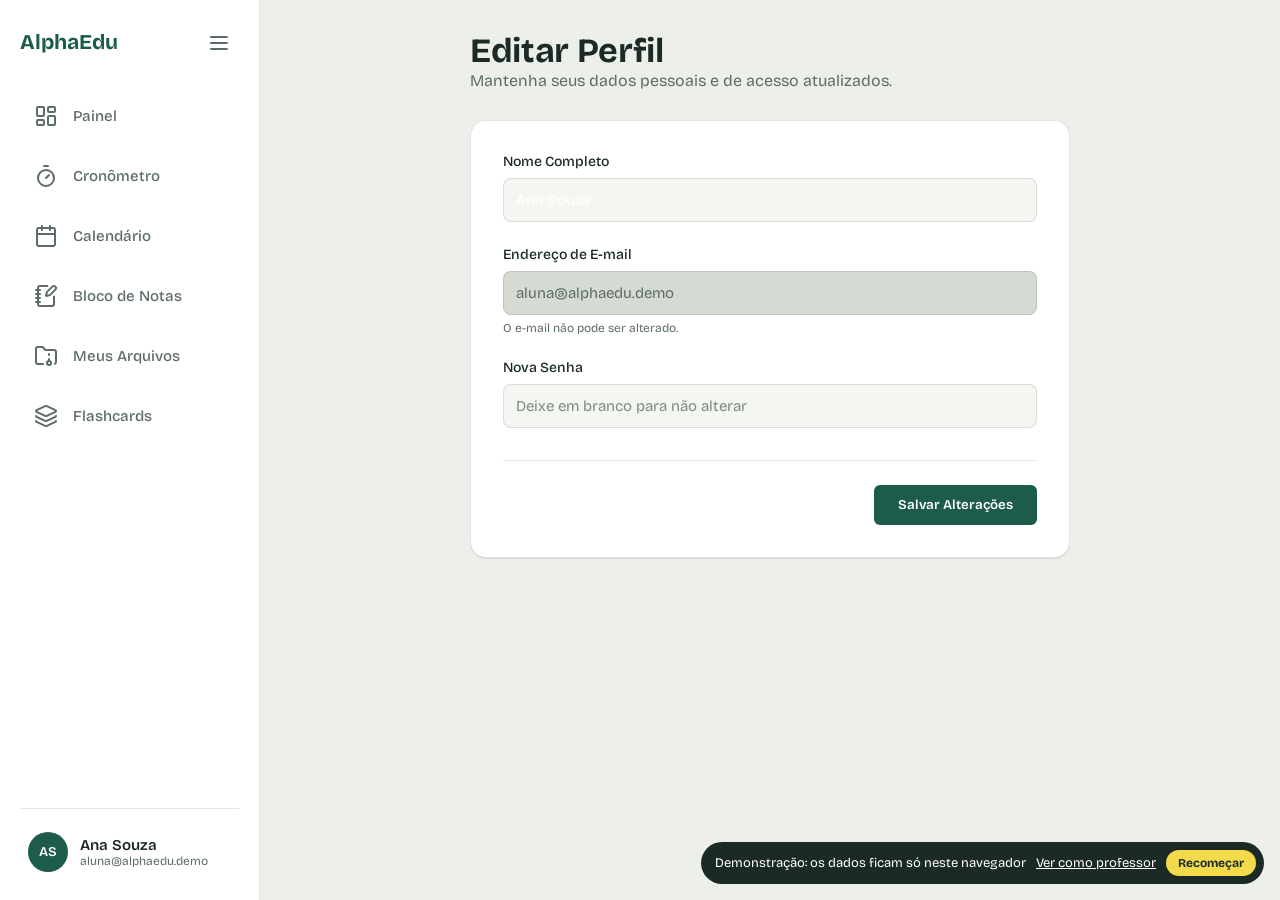
<file: perfil.html>
<!DOCTYPE html>
<html lang="pt-BR">
<head>
  <meta charset="UTF-8">
  <meta name="viewport" content="width=device-width, initial-scale=1.0">
  <title>AlphaEdu - Editar Perfil</title>
  <script src="js/lucide.min.js"></script>
  <link rel="stylesheet" href="css/stylePerfil.css">
  <link rel="stylesheet" href="css/tema.css">
</head>
<body>

<!-- ===== NOVA SIDEBAR (PADRÃO DO PROJETO ) ===== -->
<div class="sidebar">
  <div class="sidebar-main-navigation">
    <div class="sidebar-header">
      <button id="toggle-sidebar-btn"><i data-lucide="menu"></i></button>
    </div>
    <nav>
      <a href="PainelAluno.html"><i data-lucide="layout-dashboard"></i> <span>Painel</span></a>
      <a href="cronometro.html"><i data-lucide="timer"></i> <span>Cronômetro</span></a>
      <a href="calendario.html"><i data-lucide="calendar"></i> <span>Calendário</span></a>
      <a href="bloco_de_notas.html"><i data-lucide="notebook-pen"></i> <span>Bloco de Notas</span></a>
      <a href="arquivos.html"><i data-lucide="folder-archive"></i> <span>Meus Arquivos</span></a>
      <a href="colecao.html"><i data-lucide="layers"></i> <span>Flashcards</span></a>
    </nav>
  </div>
  <div id="profile-menu-container" class="sidebar-bottom-menu">
    <button id="profile-menu-button" class="profile-button">
      <span class="profile-avatar"></span>
      <div class="profile-info">
        <span class="username">Carregando...</span>
        <span class="email"></span>
      </div>
    </button>
    <div id="profile-dropdown" class="profile-dropdown-sidebar">
      <div class="dropdown-header"><span class="username"></span><span class="email"></span></div>
      <a href="perfil.html" class="dropdown-item active"><i data-lucide="user-cog"></i><span>Editar Perfil</span></a>
      <a href="configuracao.html" class="dropdown-item"><i data-lucide="settings"></i><span>Configurações</span></a>
      <div class="dropdown-divider"></div>
      <a href="#" id="leave-class-btn" class="dropdown-item" style="color: #f59e0b; display: none;"><i data-lucide="user-x"></i><span>Sair da Turma</span></a>
      <a href="index.html" class="dropdown-item logout"><i data-lucide="log-out"></i><span>Sair</span></a>
    </div>
  </div>
</div>

<!-- Conteúdo Principal -->
<div class="main">
  <header class="main-header">
    <h1>Editar Perfil</h1>
    <p>Mantenha seus dados pessoais e de acesso atualizados.</p>
  </header>

  <div class="panel">
    <form id="profile-form">
      <div class="form-group">
        <label for="profile-name">Nome Completo</label>
        <input type="text" id="profile-name" placeholder="Carregando..." required>
      </div>
      <div class="form-group">
        <label for="profile-email">Endereço de E-mail</label>
        <input type="email" id="profile-email" placeholder="Carregando..." disabled>
        <small>O e-mail não pode ser alterado.</small>
      </div>
      <div class="form-group">
        <label for="profile-password">Nova Senha</label>
        <input type="password" id="profile-password" placeholder="Deixe em branco para não alterar">
      </div>
      <div class="form-actions">
        <button type="submit" class="btn-save">Salvar Alterações</button>
      </div>
    </form>
  </div>
</div>

<script type="module" src="js/scriptPerfil.js"></script>

<div class="demo-badge" role="note">Demonstração: os dados ficam só neste navegador
  <a href="PainelProfessor.html" style="color:#fff">Ver como professor</a>
  <button type="button" onclick="localStorage.removeItem('alphaedu-demo-db-v1');location.reload()">Recomeçar</button>
</div>
</body>
</html>
</file>
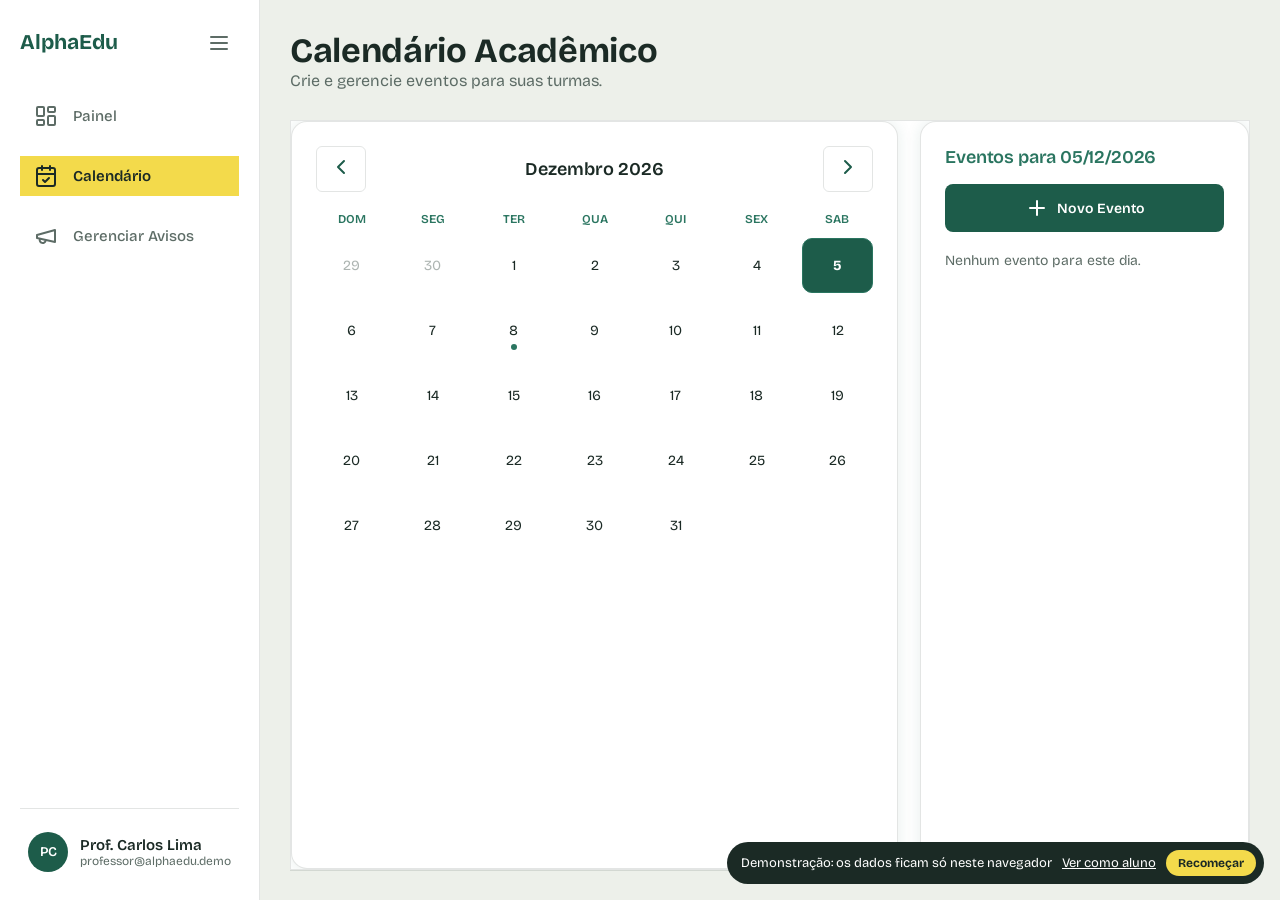
<file: ProfessorCalendario.html>
<!DOCTYPE html>
<html lang="pt-BR">
<head>
  <meta charset="UTF-8">
  <meta name="viewport" content="width=device-width, initial-scale=1.0">
  <title>AlphaEdu - Calendário do Professor</title>
  <script src="js/lucide.min.js"></script>
  <!-- Usaremos um CSS dedicado para esta página -->
  <link rel="stylesheet" href="css/ProfessorCalendario.css">
  <link rel="stylesheet" href="css/tema.css">
</head>
<body>

<!-- =============================================== -->
<!-- ===== SIDEBAR ===== -->
<!-- =============================================== -->
<div class="sidebar">
  <div class="sidebar-main-navigation">
    <div class="sidebar-header">
      <button id="toggle-sidebar-btn"><i data-lucide="menu"></i></button>
    </div>
    <nav>
      <!-- Link para o Painel -->
      <a href="PainelProfessor.html"><i data-lucide="layout-dashboard"></i> <span>Painel</span></a>
      <!-- Link do Calendário está ativo -->
      <a href="ProfessorCalendario.html" class="active"><i data-lucide="calendar-check"></i> <span>Calendário</span></a>
      <!-- Link para Gerenciar Avisos (se for uma página separada ) -->
      <a href="GerenciarAvisos.html"><i data-lucide="megaphone"></i> <span>Gerenciar Avisos</span></a>
    </nav>
  </div>
  <div id="profile-menu-container" class="sidebar-bottom-menu">
    <button id="profile-menu-button" class="profile-button">
      <span class="profile-avatar"></span>
      <div class="profile-info">
        <span class="username">Carregando...</span>
        <span class="email"></span>
      </div>
    </button>
    <div id="profile-dropdown" class="profile-dropdown-sidebar">
      <div class="dropdown-header">
        <span class="username"></span>
        <span class="email"></span>
      </div>
      <a href="EditarPerfilProfessor.html" class="dropdown-item"><i data-lucide="user-cog"></i><span>Editar Perfil</span></a>
      <a href="ConfiguracoesProfessor.html" class="dropdown-item"><i data-lucide="settings"></i><span>Configurações</span></a>
      <div class="dropdown-divider"></div>
      <a href="#" class="dropdown-item logout"><i data-lucide="log-out"></i><span>Sair</span></a>
    </div>
  </div>
</div>

<!-- =============================================== -->
<!-- ===== CONTEÚDO PRINCIPAL ===== -->
<!-- =============================================== -->
<div class="main">
    <header class="main-header">
      <h1>Calendário Acadêmico</h1>
      <p>Crie e gerencie eventos para suas turmas.</p>
    </header>
    <div class="panel">
      <div class="calendar-wrapper">
        <div class="calendar">
          <div class="calendar-header">
            <button id="prev-month"><i data-lucide="chevron-left"></i></button>
            <div class="month-year" id="month-year">Carregando...</div>
            <button id="next-month"><i data-lucide="chevron-right"></i></button>
          </div>
          <div class="weekdays">
            <div>dom</div><div>seg</div><div>ter</div><div>qua</div><div>qui</div><div>sex</div><div>sab</div>
          </div>
          <div class="days" id="calendar-days">
            <!-- Os dias do calendário serão inseridos aqui pelo JavaScript -->
          </div>
        </div>
      </div>
      <div class="events-wrapper">
        <div class="events">
          <h3 id="events-title">Eventos do dia</h3>
          <button class="add-event-btn" id="add-event-btn"><i data-lucide="plus"></i> Novo Evento</button>
          <div class="event-list" id="event-list">
            <!-- Os cards de eventos do dia serão inseridos aqui pelo JavaScript -->
          </div>
        </div>
      </div>
    </div>
</div>

<!-- =============================================== -->
<!-- ===== MODAIS ===== -->
<!-- =============================================== -->
<div id="event-modal" class="modal">
  <div class="modal-content">
    <span class="close-btn">&times;</span>
    <h4 id="event-modal-title">Novo Evento</h4>
    <form id="event-form">
      <input type="hidden" id="event-id-input">
      <div class="form-group">
        <label for="event-title-input">Título do Evento</label>
        <input type="text" id="event-title-input" required>
      </div>
      <div class="form-group">
        <label for="event-turma-select">Turma</label>
        <select id="event-turma-select" required>
            <!-- Opções de turma serão inseridas aqui pelo JavaScript -->
        </select>
      </div>
      <div class="form-group">
        <label for="event-date-input">Data</label>
        <input type="date" id="event-date-input" required>
      </div>
      <div class="modal-actions">
        <button type="button" class="btn-cancel">Cancelar</button>
        <button type="submit" class="btn-save">Salvar Evento</button>
      </div>
    </form>
  </div>
</div>

<!-- Usaremos um script dedicado para esta página -->
<script type="module" src="js/ProfessorCalendario.js"></script>
<div class="demo-badge" role="note">Demonstração: os dados ficam só neste navegador
  <a href="PainelAluno.html" style="color:#fff">Ver como aluno</a>
  <button type="button" onclick="localStorage.removeItem('alphaedu-demo-db-v1');location.reload()">Recomeçar</button>
</div>
</body>
</html>
</file>
<file: css/styleInicial.css>
@font-face { font-family: 'Bricolage Grotesque'; src: url('../fonts/bricolage-grotesque-latin-wght-normal.woff2') format('woff2'); font-weight: 200 800; font-display: swap; }

:root {
  --ink: #1B2A25;
  --muted: #5D6C66;
  --forest: #1D5C4A;
  --forest-dark: #164A3B;
  --paper: #EDF0EA;
  --sheet: #FFFFFF;
  --marker: #F3DA4B;
  --rule: rgba(27, 42, 37, 0.12);
  --line: #C9DCE8;
  --margin: #E07A6B;
}

* { margin: 0; padding: 0; box-sizing: border-box; }
html { scroll-behavior: smooth; }
body {
  font-family: 'Bricolage Grotesque', system-ui, sans-serif;
  background: var(--paper);
  color: var(--ink);
  font-size: 18px;
  line-height: 1.55;
}
img { max-width: 100%; height: auto; display: block; }
a { color: inherit; }
:focus-visible { outline: 2px solid var(--forest); outline-offset: 3px; }

.marca { font-weight: 750; font-size: 22px; color: var(--forest); text-decoration: none; letter-spacing: -0.02em; }

/* ---------- Topo ---------- */
.topo {
  position: sticky; top: 0; z-index: 10;
  display: flex; align-items: center; gap: 32px;
  padding: 14px clamp(16px, 5vw, 64px);
  background: rgba(237, 240, 234, 0.92);
  backdrop-filter: blur(8px);
  border-bottom: 1px solid var(--rule);
}
.topo nav { display: flex; gap: 24px; margin-left: auto; }
.topo nav a { text-decoration: none; color: var(--muted); font-size: 16px; }
.topo nav a:hover { color: var(--ink); }

/* ---------- Botões ---------- */
.btn {
  display: inline-flex; align-items: center; justify-content: center;
  padding: 14px 22px; border-radius: 6px;
  font: 600 17px/1 inherit; font-family: inherit;
  text-decoration: none; border: 2px solid transparent;
  transition: background-color .15s, color .15s;
}
.btn-pequeno { padding: 10px 16px; font-size: 15px; }
.btn-tinta { background: var(--forest); color: #fff; }
.btn-tinta:hover { background: var(--forest-dark); }
.btn-contorno { border-color: var(--forest); color: var(--forest); }
.btn-contorno:hover { background: var(--sheet); }
.btn-link {
  background: none; border: 0; padding: 0; cursor: pointer;
  font: inherit; font-weight: 600; color: var(--forest);
  text-decoration: underline; text-decoration-thickness: 2px; text-underline-offset: 4px;
}
.btn-link:hover { text-decoration-color: var(--marker); }

/* ---------- Hero ---------- */
.hero {
  display: grid; grid-template-columns: 1.05fr 1fr; gap: clamp(32px, 6vw, 88px);
  align-items: center;
  max-width: 1240px; margin: 0 auto;
  padding: clamp(48px, 9vw, 120px) clamp(16px, 5vw, 64px);
}
.hero h1 {
  font-size: clamp(40px, 5.6vw, 72px);
  line-height: 1.02; letter-spacing: -0.035em; font-weight: 750;
  max-width: 14ch;
}
.lead { margin-top: 24px; font-size: clamp(18px, 1.6vw, 20px); color: var(--muted); max-width: 46ch; }
.acoes { display: flex; flex-wrap: wrap; gap: 12px; margin-top: 32px; }
.nota { margin-top: 18px; font-size: 15px; color: var(--muted); max-width: 46ch; }

/* O flashcard: ficha pautada de papel, que vira de verdade */
.hero-cartao { perspective: 1400px; }
.ficha {
  position: relative; display: block; width: 100%; aspect-ratio: 5 / 3.4;
  border: 0; background: none; cursor: pointer; padding: 0;
  transform-style: preserve-3d; transform: rotate(-2deg);
  transition: transform .6s cubic-bezier(.2, .7, .2, 1);
  font: inherit; color: inherit; text-align: left;
}
.ficha.virada { transform: rotate(-2deg) rotateY(180deg); }
.ficha-face {
  position: absolute; inset: 0; backface-visibility: hidden;
  display: flex; flex-direction: column; justify-content: center; gap: 14px;
  padding: 40px clamp(28px, 4vw, 48px) 40px clamp(56px, 7vw, 76px);
  border-radius: 4px;
  background:
    linear-gradient(90deg, transparent 0 calc(clamp(40px, 5vw, 56px)), var(--margin) 0 calc(clamp(40px, 5vw, 56px) + 2px), transparent 0),
    repeating-linear-gradient(var(--sheet) 0 35px, var(--line) 35px 36px),
    var(--sheet);
  background-position: 0 0, 0 52px, 0 0;
  box-shadow: 0 1px 0 var(--rule), 0 18px 40px -18px rgba(27, 42, 37, .35);
}
.ficha-verso { transform: rotateY(180deg); }
.ficha-materia { font-size: 15px; color: var(--muted); }
.ficha-texto { font-size: clamp(24px, 2.6vw, 34px); line-height: 1.2; font-weight: 650; letter-spacing: -0.02em; }
.ficha-verso mark {
  color: inherit;
  background: linear-gradient(transparent 55%, var(--marker) 55%, var(--marker) 92%, transparent 92%);
  box-decoration-break: clone; -webkit-box-decoration-break: clone;
}
.ficha-controles { display: flex; justify-content: space-between; align-items: center; gap: 16px; margin-top: 28px; font-size: 15px; color: var(--muted); }

/* ---------- Recursos ---------- */
.titulo-secao { font-size: clamp(30px, 3.4vw, 44px); letter-spacing: -0.03em; line-height: 1.1; font-weight: 750; }
.recursos { max-width: 1240px; margin: 0 auto; padding: clamp(48px, 7vw, 96px) clamp(16px, 5vw, 64px); border-top: 1px solid var(--rule); }
.recurso {
  display: grid; grid-template-columns: minmax(260px, 0.8fr) 1.6fr; gap: clamp(24px, 5vw, 72px);
  align-items: center; padding: clamp(40px, 6vw, 72px) 0;
  border-bottom: 1px solid var(--rule);
}
.recurso:last-child { border-bottom: 0; }
.recurso h3 { font-size: clamp(24px, 2.4vw, 30px); letter-spacing: -0.02em; line-height: 1.15; }
.recurso p { margin: 12px 0 20px; color: var(--muted); max-width: 40ch; }
.tela {
  border-radius: 8px; overflow: hidden;
  border: 1px solid var(--rule);
  box-shadow: 0 24px 48px -28px rgba(27, 42, 37, .45);
  background: var(--sheet);
}
.recurso-professor { background: var(--sheet); margin: 24px calc(-1 * clamp(16px, 3vw, 40px)) 0; padding: clamp(32px, 5vw, 56px) clamp(16px, 3vw, 40px); border-radius: 10px; border: 0; }

/* ---------- Equipe ---------- */
.equipe { max-width: 1240px; margin: 0 auto; padding: clamp(48px, 7vw, 96px) clamp(16px, 5vw, 64px); border-top: 1px solid var(--rule); }
.equipe-intro { color: var(--muted); margin-top: 8px; }
.equipe-lista { list-style: none; display: grid; grid-template-columns: repeat(5, 1fr); gap: 24px; margin-top: 40px; }
.equipe-lista li { display: flex; flex-direction: column; gap: 2px; }
.equipe-lista img { width: 100%; aspect-ratio: 1; object-fit: cover; border-radius: 6px; margin-bottom: 12px; filter: grayscale(.2); background: var(--rule); }
.equipe-lista strong { font-size: 18px; }
.equipe-lista span { color: var(--muted); font-size: 15px; }

/* ---------- Rodapé ---------- */
.rodape {
  display: grid; grid-template-columns: 1.4fr 1fr; gap: 40px;
  padding: 56px clamp(16px, 5vw, 64px) 32px;
  background: var(--ink); color: #DCE5DF;
}
.rodape .marca { color: var(--marker); }
.rodape p { margin-top: 10px; max-width: 48ch; font-size: 16px; }
.rodape h2 { font-size: 18px; color: #fff; }
.rodape a { color: #fff; text-underline-offset: 3px; }
.rodape-copy { grid-column: 1 / -1; border-top: 1px solid rgba(255,255,255,.12); padding-top: 20px; font-size: 14px !important; color: #9FB1A8; }

/* ---------- Responsivo ---------- */
@media (max-width: 900px) {
  .hero, .recurso { grid-template-columns: 1fr; }
  .hero-cartao { max-width: 560px; }
  .equipe-lista { grid-template-columns: repeat(3, 1fr); }
}
@media (max-width: 600px) {
  .topo nav { display: none; }
  .topo .btn { margin-left: auto; }
  .equipe-lista { grid-template-columns: repeat(2, 1fr); }
  .rodape { grid-template-columns: 1fr; }
  .ficha { aspect-ratio: 4 / 3.4; }
}
@media (prefers-reduced-motion: reduce) {
  html { scroll-behavior: auto; }
  .ficha { transition: none; }
}
</file>
<file: css/styleArquivos.css>
/* ================================================== */
/* ===== CSS COMPLETO E UNIFICADO: styleArquivos.css ===== */
/* ================================================== */

/* --- 1. VARIÁVEIS GLOBAIS E RESET --- */
:root {
  --bg-dark: #EDF0EA;
  --bg-panel: #FFFFFF;
  --primary-blue: #1D5C4A;
  --blue-light: #2A7560;
  --blue-glow: #1D5C4A;
  --text-light: #1B2A25;
  --text-muted: #5D6C66;
  --white: #FFFFFF;
  --accent: #2A7560;
  --danger: #C2412D;
  --danger-hover: #A5321F;
  --panel-border: rgba(27, 42, 37, 0.12);
}

* {
  margin: 0;
  padding: 0;
  box-sizing: border-box;
  font-family: 'Inter', sans-serif;
}

body {
  display: flex;
  height: 100vh;
  background: radial-gradient(circle at top left, #EDF0EA, var(--bg-dark) 70%);
  color: var(--text-light);
  overflow: hidden;
}

i[data-lucide] {
  width: 20px;
  height: 20px;
  flex-shrink: 0;
}

/* --- 2. SIDEBAR (ESTILOS DO PAINEL) --- */
.sidebar {
  width: 260px;
  background: linear-gradient(180deg, #F7F8F5, #EDF0EA);
  padding: 20px;
  display: flex;
  flex-direction: column;
  justify-content: space-between;
  height: 100%;
  border-right: 1px solid var(--panel-border);
  z-index: 100;
  transition: width 0.3s ease-in-out, padding 0.3s ease-in-out;
  flex-shrink: 0;
  position: fixed;
  top: 0;
  left: 0;
}

.sidebar-header {
  display: flex;
  justify-content: flex-end;
  align-items: center;
  height: 45px;
  margin-bottom: 25px;
}

#toggle-sidebar-btn {
  background: none;
  border: none;
  color: var(--text-muted);
  cursor: pointer;
  padding: 8px;
  border-radius: 8px;
  display: flex;
  transition: all 0.2s;
}

#toggle-sidebar-btn:hover {
  color: var(--text-light);
  background: rgba(29, 92, 74, 0.105);
}

.sidebar nav a {
  display: flex;
  align-items: center;
  gap: 15px;
  padding: 14px;
  border-radius: 8px;
  text-decoration: none;
  color: var(--text-muted);
  margin-bottom: 8px;
  transition: all 0.2s ease;
  font-weight: 500;
  font-size: 15px;
  white-space: nowrap;
}

.sidebar nav a:hover {
  background: var(--bg-panel);
  color: var(--text-light);
}

.sidebar nav a.active {
  background: var(--primary-blue);
  color: var(--white);
  font-weight: 600;
  box-shadow: 0 5px 15px rgba(29, 92, 74, 0.21);
}

/* --- 3. ESTADO DA SIDEBAR FECHADA --- */
.sidebar.hidden {
  width: 88px;
  padding: 20px 15px;
}

.sidebar.hidden .sidebar-header {
  justify-content: center;
}

.sidebar.hidden nav a span,
.sidebar.hidden .profile-info {
  opacity: 0;
  width: 0;
  overflow: hidden;
  margin-left: -15px;
}

.sidebar.hidden nav a {
  justify-content: center;
  padding: 14px;
}

.sidebar.hidden .profile-button {
  justify-content: center;
}

/* --- 4. MENU DE PERFIL --- */
.sidebar-bottom-menu {
  border-top: 1px solid var(--panel-border);
  padding-top: 15px;
}

.profile-button {
  display: flex;
  align-items: center;
  gap: 12px;
  width: 100%;
  padding: 8px;
  border-radius: 8px;
  background: none;
  border: none;
  cursor: pointer;
  color: var(--white);
  transition: background 0.3s;
  overflow: hidden;
}

.profile-button:hover {
  background: var(--bg-panel);
}

.profile-avatar {
  width: 40px;
  height: 40px;
  border-radius: 50%;
  background-color: var(--blue-light);
  color: var(--bg-dark);
  font-weight: 600;
  display: flex;
  align-items: center;
  justify-content: center;
  flex-shrink: 0;
}

.profile-info {
  display: flex;
  flex-direction: column;
  text-align: left;
  white-space: nowrap;
  transition: all 0.2s ease;
}

.profile-info .username {
  font-weight: 600;
  color: var(--text-light);
  font-size: 15px;
}

.profile-info .email {
  font-size: 12px;
  color: var(--text-muted);
}

.profile-dropdown-sidebar {
  position: absolute;
  bottom: 80px;
  left: 15px;
  width: 230px;
  background: #F4F6F1;
  border-radius: 12px;
  border: 1px solid rgba(29, 92, 74, 0.21);
  box-shadow: 0 10px 30px rgba(27, 42, 37, 0.15);
  padding: 8px;
  opacity: 0;
  visibility: hidden;
  transform: translateY(10px);
  transition: opacity 0.3s, transform 0.3s;
  z-index: 110;
}

.profile-dropdown-sidebar.show {
  opacity: 1;
  visibility: visible;
  transform: translateY(0);
}

.dropdown-header { padding: 12px; border-bottom: 1px solid var(--panel-border); margin-bottom: 8px; }
.dropdown-header .username { display: block; font-weight: 600; color: var(--text-light); }
.dropdown-header .email { display: block; font-size: 12px; color: var(--text-muted); }
.dropdown-item { display: flex; align-items: center; gap: 10px; padding: 10px 12px; border-radius: 6px; text-decoration: none; color: var(--text-light); font-size: 14px; transition: background 0.2s; }
.dropdown-item:hover { background: rgba(29, 92, 74, 0.105); color: var(--blue-light); }
.dropdown-item.logout, .dropdown-item[style*="color: #f59e0b"] { color: var(--danger); }
.dropdown-item.logout:hover, .dropdown-item[style*="color: #f59e0b"]:hover { background: rgba(194, 65, 45, 0.15); color: var(--danger); }
.dropdown-divider { height: 1px; background: var(--panel-border); margin: 8px 0; }

/* --- 5. CONTEÚDO PRINCIPAL (MAIN) --- */
.main {
  width: 100%;
  display: flex;
  flex-direction: column;
  padding: 30px;
  gap: 30px;
  height: 100vh;
  overflow-y: auto;
  transition: padding-left 0.3s ease-in-out;
  padding-left: 290px; /* (260px da sidebar + 30px de espaçamento) */
  align-items: center;
}

.main-header {
  width: 100%;
  max-width: 1200px;
  text-align: left;
}

.main-header h1 {
  font-size: 28px;
  font-weight: 700;
  color: var(--blue-glow);
  text-shadow: 0 0 12px rgba(29, 92, 74, 0.49);
}

.main-header p {
  font-size: 16px;
  color: var(--text-muted);
}

/* --- 6. ESTILOS ESPECÍFICOS DA PÁGINA DE ARQUIVOS --- */
.panel {
  background: var(--bg-panel);
  border-radius: 16px;
  border: 1px solid var(--panel-border);
  box-shadow: 0 0 15px rgba(29, 92, 74, 0.105);
  padding: 24px;

  display: flex;
  flex-direction: column;
  overflow: hidden;
  width: 100%;
  max-width: 1200px;
}

.toolbar {
  display: flex;
  justify-content: center;
  margin-bottom: 24px;
}

.add-file-btn {
  background: var(--primary-blue);
  color: var(--white);
  border: none;
  padding: 12px 20px;
  border-radius: 8px;
  font-size: 14px;
  font-weight: 500;
  cursor: pointer;
  transition: all 0.3s;
  display: flex;
  align-items: center;
  gap: 8px;
}

.add-file-btn:hover {
  background: var(--blue-light);
  box-shadow: 0 0 12px var(--blue-light);
}

.files-container {
  display: grid;
  grid-template-columns: repeat(auto-fill, minmax(280px, 1fr));
  gap: 20px;
  flex: 1;
  overflow-y: auto;
  padding: 5px;
}

.empty-message {
  color: var(--text-muted);
  grid-column: 1 / -1;
  text-align: center;
  margin-top: 40px;
}

.file-card {
  background: #F4F6F1;
  border: 1px solid var(--panel-border);
  border-radius: 12px;
  padding: 20px;
  display: flex;
  flex-direction: column;
  transition: box-shadow 0.2s, transform 0.2s;
  cursor: pointer;
}

.file-card:hover {
  transform: translateY(-4px);
  box-shadow: 0 6px 16px rgba(29, 92, 74, 0.14);
}

.file-card-header {
  display: flex;
  align-items: flex-start;
  gap: 12px;
  margin-bottom: 12px;
}

.file-card-header i {
  color: var(--accent);
  width: 32px;
  height: 32px;
  flex-shrink: 0;
  margin-top: 2px;
}

.file-title {
  font-size: 17px;
  font-weight: 600;
  word-break: break-word;
  color: var(--text-light);
}

.file-description {
  font-size: 14px;
  line-height: 1.6;
  color: var(--text-muted);
  flex-grow: 1;
  margin-bottom: 12px;
}

.file-meta {
  display: flex;
  justify-content: space-between;
  align-items: center;
  padding-top: 12px;
  border-top: 1px solid var(--panel-border);
}

.file-date {
  font-size: 12px;
  color: var(--text-muted);
}

.file-actions button {
  background: none;
  border: none;
  padding: 4px;
  cursor: pointer;
  color: var(--text-muted);
  display: flex;
  border-radius: 50%;
  transition: all 0.2s;
}

.file-actions button:hover {
  background-color: rgba(194, 65, 45, 0.2);
  color: var(--danger-hover);
}

/* --- 7. ESTILOS DOS MODAIS --- */
.modal {
  display: none;
  position: fixed;
  z-index: 1000;
  inset: 0;
  background-color: rgba(27, 42, 37, 0.4);
  backdrop-filter: blur(5px);
  align-items: center;
  justify-content: center;
}

.modal.show {
  display: flex;
}

.modal-content {
  background: var(--bg-panel);
  border-radius: 12px;
  padding: 24px;
  width: 90%;
  max-width: 500px;
  border: 1px solid var(--panel-border);
  box-shadow: 0 0 40px rgba(29, 92, 74, 0.21);
}

.modal-header {
  display: flex;
  justify-content: space-between;
  align-items: center;
  margin-bottom: 20px;
  padding-bottom: 12px;
  border-bottom: 1px solid var(--panel-border);
}

.modal-header h2 {
  font-size: 20px;
  font-weight: 600;
  color: var(--blue-light);
}

.close-btn {
  background: none;
  border: none;
  font-size: 28px;
  cursor: pointer;
  color: var(--text-muted);
  transition: color 0.2s;
}

.close-btn:hover {
  color: var(--text-light);
}

.modal-body {
  display: flex;
  flex-direction: column;
  gap: 16px;
}

.modal-body input[type="text"],
.modal-body textarea {
  width: 100%;
  padding: 12px;
  border: 1px solid var(--panel-border);
  border-radius: 8px;
  font-size: 14px;
  background: #F4F6F1;
  color: var(--text-light);
  transition: all 0.3s;
}

.modal-body input[type="text"]:focus,
.modal-body textarea:focus {
  outline: none;
  border-color: var(--blue-light);
  box-shadow: 0 0 10px rgba(29, 92, 74, 0.35);
}

.modal-footer {
  display: flex;
  justify-content: flex-end;
  gap: 12px;
  margin-top: 24px;
}

.btn-cancel {
  background: transparent;
  color: var(--text-muted);
  border: 1px solid var(--panel-border);
  padding: 10px 20px;
  border-radius: 8px;
  cursor: pointer;
  font-weight: 500;
  transition: all 0.3s;
}

.btn-cancel:hover {
  background: #F4F6F1;
  color: var(--text-light);
}

.btn-save {
  background: var(--primary-blue);
  color: var(--white);
  border: none;
  padding: 10px 20px;
  border-radius: 8px;
  cursor: pointer;
  font-weight: 500;
  transition: all 0.3s;
}

.btn-save:hover {
  background: var(--blue-light);
  box-shadow: 0 0 12px var(--blue-light);
}

#confirmDeleteBtn {
  background: var(--danger);
}

#confirmDeleteBtn:hover {
  background: var(--danger-hover);
  box-shadow: 0 0 12px var(--danger-hover);
}

#fileInput {
  display: none;
}

.file-input-label {
  background-color: #F4F6F1;
  border: 2px dashed var(--panel-border);
  border-radius: 8px;
  padding: 20px;
  text-align: center;
  cursor: pointer;
  transition: border-color 0.3s, background-color 0.3s;
  display: flex;
  flex-direction: column;
  align-items: center;
  gap: 8px;
  color: var(--text-muted);
}

.file-input-label:hover {
  border-color: var(--blue-light);
  background-color: var(--bg-panel);
}

.file-input-label i {
  width: 24px;
  height: 24px;
  color: var(--blue-glow);
}

#fileName {
  font-size: 14px;
}
/* --- RESPONSIVIDADE --- */
@media (max-width: 980px) {
  body { flex-direction: column; overflow: auto; }
  .sidebar { position: static; width: 100%; height: auto; flex-direction: row; align-items: center; }
  .sidebar-main-navigation { display: flex; align-items: center; justify-content: space-between; flex-grow: 1; }
  .sidebar-main-navigation nav { display: flex; flex-direction: row; }
  .sidebar-bottom-menu { border-top: none; padding-top: 0; flex-direction: row; }
  .main { margin-left: 0; }
}
@media (max-width: 480px) {
  .sidebar { flex-direction: column; align-items: stretch; }
  .sidebar-main-navigation nav { flex-direction: column; }
  .sidebar-bottom-menu { flex-direction: column; border-top: 1px solid var(--panel-border); padding-top: 12px; }
}
</file>
<file: css/tema.css>
/* Tema AlphaEdu — carregado depois do CSS de cada página.
   Ideia: caderno de estudos. Papel claro, tinta verde-escura, marca-texto amarelo
   só onde algo está "marcado" (página atual, dia de hoje, item selecionado). */

@font-face { font-family: 'Bricolage Grotesque'; src: url('../fonts/bricolage-grotesque-latin-wght-normal.woff2') format('woff2'); font-weight: 200 800; font-display: swap; }

:root {
  --ink: #1B2A25;
  --forest: #1D5C4A;
  --paper: #EDF0EA;
  --sheet: #FFFFFF;
  --marker: #F3DA4B;
  --rule: rgba(27, 42, 37, 0.12);
}

* { font-family: 'Bricolage Grotesque', system-ui, sans-serif; text-shadow: none !important; }

body { background: var(--paper) !important; color: var(--ink); }

h1, h2, h3, h4, .main-header h1, .panel-header h3, .modal-header h4 {
  font-family: 'Bricolage Grotesque', system-ui, sans-serif;
  letter-spacing: -0.01em;
  color: var(--ink);
}
.main-header h1 { font-size: clamp(26px, 3vw, 34px); font-weight: 700; }
.main-header p { color: var(--text-muted); }

/* Barra lateral: folha branca com a "marca" do produto no topo */
.sidebar { background: var(--sheet) !important; border-right: 1px solid var(--rule); }
.sidebar-header::before {
  content: 'AlphaEdu';
  font: 700 21px/1 'Bricolage Grotesque', sans-serif;
  color: var(--forest);
  margin-right: auto;
}
.sidebar.hidden .sidebar-header::before { display: none; }

.sidebar nav a { color: var(--text-muted); border-radius: 6px; }
.sidebar nav a:hover { background: var(--paper); color: var(--ink); }
/* página atual = marcada com marca-texto */
.sidebar nav a.active {
  background: linear-gradient(transparent 12%, var(--marker) 12%, var(--marker) 88%, transparent 88%);
  color: var(--ink);
  box-shadow: none;
}

.panel, .modal-content {
  background: var(--sheet);
  border: 1px solid var(--rule);
  box-shadow: 0 1px 0 var(--rule);
}

.profile-avatar { background: var(--forest) !important; color: #fff !important; }

/* Botões: tinta sólida, cantos discretos */
button, .btn-primary, .btn-save { border-radius: 6px; }
.btn-primary, .btn-save { background: var(--forest); color: #fff; box-shadow: none; }
.btn-primary:hover, .btn-save:hover { background: #164A3B; box-shadow: none; transform: none; }

input, textarea, select { color: var(--ink); }
input::placeholder, textarea::placeholder { color: #7D8A84; }

:focus-visible { outline: 2px solid var(--forest) !important; outline-offset: 2px; }

/* Hoje e selecionado no calendário: marca-texto */
.day.today, .mini-day.today, .calendar-dates div.today {
  background: var(--marker) !important; color: var(--ink) !important; box-shadow: none !important;
}
.day.selected, .calendar-dates div.selected { background: var(--forest) !important; color: #fff !important; box-shadow: none !important; }

/* Aviso fixo de demonstração */
.demo-badge {
  position: fixed; right: 16px; bottom: 16px; z-index: 999;
  display: flex; gap: 10px; align-items: center;
  background: var(--ink); color: #fff; font-size: 13px;
  padding: 8px 8px 8px 14px; border-radius: 999px;
}
.demo-badge button {
  background: var(--marker); color: var(--ink); border: 0; font-weight: 700;
  padding: 6px 12px; border-radius: 999px; cursor: pointer; font-size: 12px;
}

@media (prefers-reduced-motion: reduce) { * { transition: none !important; animation: none !important; } }
</file>
<file: css/styleNotas.css>
/* ================================================== */
/* ===== CSS COMPLETO E UNIFICADO: styleNotas.css ===== */
/* ================================================== */

/* --- 1. VARIÁVEIS GLOBAIS E RESET --- */
:root {
  --bg-dark: #EDF0EA;
  --bg-panel: #FFFFFF;
  --primary-blue: #1D5C4A;
  --blue-light: #2A7560;
  --blue-glow: #1D5C4A;
  --text-light: #1B2A25;
  --text-muted: #5D6C66;
  --white: #FFFFFF;
  --accent: #2A7560;
  --danger: #C2412D;
  --danger-hover: #A5321F;
  --panel-border: rgba(27, 42, 37, 0.12);
}

* {
  margin: 0;
  padding: 0;
  box-sizing: border-box;
  font-family: 'Inter', sans-serif;
}

body {
  display: flex;
  height: 100vh;
  background: radial-gradient(circle at top left, #EDF0EA, var(--bg-dark) 70%);
  color: var(--text-light);
  overflow: hidden;
}

i[data-lucide] {
  width: 20px;
  height: 20px;
  flex-shrink: 0;
}

/* --- 2. SIDEBAR (ESTILOS DO PAINEL) --- */
.sidebar {
  width: 260px;
  background: linear-gradient(180deg, #F7F8F5, #EDF0EA);
  padding: 20px;
  display: flex;
  flex-direction: column;
  justify-content: space-between;
  height: 100%;
  border-right: 1px solid var(--panel-border);
  z-index: 100;
  transition: width 0.3s ease-in-out, padding 0.3s ease-in-out;
  flex-shrink: 0;
  position: fixed;
  top: 0;
  left: 0;
}

.sidebar-header {
  display: flex;
  justify-content: flex-end;
  align-items: center;
  height: 45px;
  margin-bottom: 25px;
}

#toggle-sidebar-btn {
  background: none;
  border: none;
  color: var(--text-muted);
  cursor: pointer;
  padding: 8px;
  border-radius: 8px;
  display: flex;
  transition: all 0.2s;
}

#toggle-sidebar-btn:hover {
  color: var(--text-light);
  background: rgba(29, 92, 74, 0.105);
}

.sidebar nav a {
  display: flex;
  align-items: center;
  gap: 15px;
  padding: 14px;
  border-radius: 8px;
  text-decoration: none;
  color: var(--text-muted);
  margin-bottom: 8px;
  transition: all 0.2s ease;
  font-weight: 500;
  font-size: 15px;
  white-space: nowrap;
}

.sidebar nav a:hover {
  background: var(--bg-panel);
  color: var(--text-light);
}

.sidebar nav a.active {
  background: var(--primary-blue);
  color: var(--white);
  font-weight: 600;
  box-shadow: 0 5px 15px rgba(29, 92, 74, 0.21);
}

/* --- 3. ESTADO DA SIDEBAR FECHADA --- */
.sidebar.hidden {
  width: 88px;
  padding: 20px 15px;
}

.sidebar.hidden .sidebar-header {
  justify-content: center;
}

.sidebar.hidden nav a span,
.sidebar.hidden .profile-info {
  opacity: 0;
  width: 0;
  overflow: hidden;
  margin-left: -15px;
}

.sidebar.hidden nav a {
  justify-content: center;
  padding: 14px;
}

.sidebar.hidden .profile-button {
  justify-content: center;
}

/* --- 4. MENU DE PERFIL --- */
.sidebar-bottom-menu {
  border-top: 1px solid var(--panel-border);
  padding-top: 15px;
}

.profile-button {
  display: flex;
  align-items: center;
  gap: 12px;
  width: 100%;
  padding: 8px;
  border-radius: 8px;
  background: none;
  border: none;
  cursor: pointer;
  color: var(--white);
  transition: background 0.3s;
  overflow: hidden;
}

.profile-button:hover {
  background: var(--bg-panel);
}

.profile-avatar {
  width: 40px;
  height: 40px;
  border-radius: 50%;
  background-color: var(--blue-light);
  color: var(--bg-dark);
  font-weight: 600;
  display: flex;
  align-items: center;
  justify-content: center;
  flex-shrink: 0;
}

.profile-info {
  display: flex;
  flex-direction: column;
  text-align: left;
  white-space: nowrap;
  transition: all 0.2s ease;
}

.profile-info .username {
  font-weight: 600;
  color: var(--text-light);
  font-size: 15px;
}

.profile-info .email {
  font-size: 12px;
  color: var(--text-muted);
}

.profile-dropdown-sidebar {
  position: absolute;
  bottom: 80px;
  left: 15px;
  width: 230px;
  background: #F4F6F1;
  border-radius: 12px;
  border: 1px solid rgba(29, 92, 74, 0.21);
  box-shadow: 0 10px 30px rgba(27, 42, 37, 0.15);
  padding: 8px;
  opacity: 0;
  visibility: hidden;
  transform: translateY(10px);
  transition: opacity 0.3s, transform 0.3s;
  z-index: 110;
}

.profile-dropdown-sidebar.show {
  opacity: 1;
  visibility: visible;
  transform: translateY(0);
}

.dropdown-header { padding: 12px; border-bottom: 1px solid var(--panel-border); margin-bottom: 8px; }
.dropdown-header .username { display: block; font-weight: 600; color: var(--text-light); }
.dropdown-header .email { display: block; font-size: 12px; color: var(--text-muted); }
.dropdown-item { display: flex; align-items: center; gap: 10px; padding: 10px 12px; border-radius: 6px; text-decoration: none; color: var(--text-light); font-size: 14px; transition: background 0.2s; }
.dropdown-item:hover { background: rgba(29, 92, 74, 0.105); color: var(--blue-light); }
.dropdown-item.logout, .dropdown-item[style*="color: #f59e0b"] { color: var(--danger); }
.dropdown-item.logout:hover, .dropdown-item[style*="color: #f59e0b"]:hover { background: rgba(194, 65, 45, 0.15); color: var(--danger); }
.dropdown-divider { height: 1px; background: var(--panel-border); margin: 8px 0; }

/* --- 5. CONTEÚDO PRINCIPAL (MAIN) --- */
.main {
  width: 100%;
  display: flex;
  flex-direction: column;
  padding: 30px;
  gap: 30px;
  height: 100vh;
  overflow-y: auto;
  transition: padding-left 0.3s ease-in-out;
  padding-left: 290px; /* (260px da sidebar + 30px de espaçamento) */
  align-items: center;
}

.main-header {
  width: 100%;
  max-width: 1200px; /* Ajustado para o layout do bloco de notas */
  text-align: left;
}

.main-header h1 {
  font-size: 28px;
  font-weight: 700;
  color: var(--blue-glow);
  text-shadow: 0 0 12px rgba(29, 92, 74, 0.49);
}

.main-header p {
  font-size: 16px;
  color: var(--text-muted);
}

/* --- 6. ESTILOS ESPECÍFICOS DO BLOCO DE NOTAS --- */
.panel {
  background: var(--bg-panel);
  border-radius: 16px;
  border: 1px solid var(--panel-border);
  box-shadow: 0 0 15px rgba(29, 92, 74, 0.105);
  padding: 24px;
  flex: 1;
  display: flex;
  flex-direction: column;
  overflow: hidden;
  width: 100%;
  max-width: 1200px;
}

.toolbar {
  display: flex;
  gap: 16px;
  margin-bottom: 24px;
  align-items: center;
}

.search-container {
  flex: 1;
  position: relative;
}

.search-input {
  width: 100%;
  padding: 12px 16px 12px 44px;
  border: 1px solid var(--panel-border);
  border-radius: 8px;
  font-size: 15px;
  background: #F4F6F1;
  color: var(--text-light);
  transition: all 0.3s;
}

.search-input:focus {
  outline: none;
  border-color: var(--blue-light);
  box-shadow: 0 0 10px rgba(29, 92, 74, 0.35);
}

.search-icon {
  position: absolute;
  left: 14px;
  top: 50%;
  transform: translateY(-50%);
  color: var(--text-muted);
}

.new-note-btn {
  background: var(--primary-blue);
  color: var(--white);
  border: none;
  padding: 12px 20px;
  border-radius: 8px;
  font-size: 14px;
  font-weight: 500;
  cursor: pointer;
  transition: all 0.3s;
  display: flex;
  align-items: center;
  gap: 8px;
}

.new-note-btn:hover {
  background: var(--blue-light);
  box-shadow: 0 0 12px var(--blue-light);
}

.notes-container {
  display: grid;
  grid-template-columns: repeat(auto-fill, minmax(280px, 1fr));
  gap: 20px;
  flex: 1;
  overflow-y: auto;
  padding: 5px;
}

.no-notes-message {
  color: var(--text-muted);
  grid-column: 1 / -1;
  text-align: center;
  margin-top: 40px;
}

.note-card {
  background: #F4F6F1;
  border: 1px solid var(--panel-border);
  border-radius: 12px;
  padding: 20px;
  display: flex;
  flex-direction: column;
  justify-content: space-between;
  transition: box-shadow 0.2s, transform 0.2s;
}

.note-card:hover {
  transform: translateY(-4px);
  box-shadow: 0 6px 16px rgba(29, 92, 74, 0.14);
}

.note-title {
  font-size: 18px;
  font-weight: 600;
  margin-bottom: 4px;
  word-break: break-word;
  color: var(--text-light);
}

.note-date {
  font-size: 12px;
  color: var(--text-muted);
  margin-bottom: 12px;
  display: block;
}

.note-content p {
  font-size: 14px;
  line-height: 1.6;
  word-break: break-word;
  flex-grow: 1;
  color: var(--text-muted);
  white-space: pre-wrap;
}

.note-actions {
  display: flex;
  justify-content: flex-end;
  gap: 8px;
  margin-top: 16px;
  padding-top: 12px;
  border-top: 1px solid var(--panel-border);
}

.action-btn {
  background: none;
  border: none;
  padding: 4px;
  cursor: pointer;
  color: var(--text-muted);
  display: flex;
  border-radius: 50%;
  transition: all 0.2s;
}

.action-btn:hover {
  background-color: rgba(29, 92, 74, 0.14);
  color: var(--blue-light);
}

.action-btn.delete-btn:hover {
  color: var(--danger-hover);
  background-color: rgba(194, 65, 45, 0.2);
}

.action-btn i {
  width: 16px;
  height: 16px;
}

/* --- 7. ESTILOS DOS MODAIS --- */
.modal {
  display: none;
  position: fixed;
  z-index: 1000;
  inset: 0;
  background-color: rgba(27, 42, 37, 0.4);
  backdrop-filter: blur(5px);
  align-items: center;
  justify-content: center;
}

.modal.show {
  display: flex;
}

.modal-content {
  background: var(--bg-panel);
  border-radius: 12px;
  padding: 24px;
  width: 90%;
  max-width: 600px;
  border: 1px solid var(--panel-border);
  box-shadow: 0 0 40px rgba(29, 92, 74, 0.21);
}

.modal-header {
  display: flex;
  justify-content: space-between;
  align-items: center;
  margin-bottom: 20px;
  padding-bottom: 12px;
  border-bottom: 1px solid var(--panel-border);
}

.modal-header h2 {
  font-size: 20px;
  font-weight: 600;
  color: var(--blue-light);
}

.close-btn {
  background: none;
  border: none;
  font-size: 28px;
  cursor: pointer;
  color: var(--text-muted);
  transition: color 0.2s;
}

.close-btn:hover {
  color: var(--text-light);
}

.modal-body {
  margin-bottom: 16px;
}

.modal-body input,
.modal-body textarea {
  width: 100%;
  padding: 12px;
  border: 1px solid var(--panel-border);
  border-radius: 8px;
  font-size: 14px;
  background: #F4F6F1;
  color: var(--text-light);
  transition: all 0.3s;
}

.modal-body input:focus,
.modal-body textarea:focus {
  outline: none;
  border-color: var(--blue-light);
  box-shadow: 0 0 10px rgba(29, 92, 74, 0.35);
}

.modal-body input {
  margin-bottom: 16px;
}

.modal-footer {
  display: flex;
  justify-content: flex-end;
  gap: 12px;
  margin-top: 24px;
}

.btn-cancel {
  background: transparent;
  color: var(--text-muted);
  border: 1px solid var(--panel-border);
  padding: 10px 20px;
  border-radius: 8px;
  cursor: pointer;
  font-weight: 500;
  transition: all 0.3s;
}

.btn-cancel:hover {
  background: #F4F6F1;
  color: var(--text-light);
}

.btn-save {
  background: var(--primary-blue);
  color: var(--white);
  border: none;
  padding: 10px 20px;
  border-radius: 8px;
  cursor: pointer;
  font-weight: 500;
  transition: all 0.3s;
}

.btn-save:hover {
  background: var(--blue-light);
  box-shadow: 0 0 12px var(--blue-light);
}

#confirmDeleteBtn {
  background: var(--danger);
}

#confirmDeleteBtn:hover {
  background: var(--danger-hover);
  box-shadow: 0 0 12px var(--danger-hover);
}

/* --- RESPONSIVIDADE --- */
@media (max-width: 980px) {
  body { flex-direction: column; overflow: auto; }
  .sidebar { position: static; width: 100%; height: auto; flex-direction: row; align-items: center; }
  .sidebar-main-navigation { display: flex; align-items: center; justify-content: space-between; flex-grow: 1; }
  .sidebar-main-navigation nav { display: flex; flex-direction: row; }
  .sidebar-bottom-menu { border-top: none; padding-top: 0; flex-direction: row; }
  .main { margin-left: 0; }
}
@media (max-width: 480px) {
  .sidebar { flex-direction: column; align-items: stretch; }
  .sidebar-main-navigation nav { flex-direction: column; }
  .sidebar-bottom-menu { flex-direction: column; border-top: 1px solid var(--panel-border); padding-top: 12px; }
}
</file>
<file: css/styleCalendario.css>
:root {
  --bg-dark: #EDF0EA;
  --bg-panel: #FFFFFF;
  --primary-blue: #1D5C4A;
  --blue-light: #2A7560;
  --blue-glow: #1D5C4A;
  --text-light: #1B2A25;
  --text-muted: #5D6C66;
  --white: #FFFFFF;
  --accent: #2A7560;
  --danger: #C2412D;
  --danger-hover: #A5321F;
  --panel-border: rgba(27, 42, 37, 0.12);
}

* {
  margin: 0;
  padding: 0;
  box-sizing: border-box;
  font-family: 'Inter', sans-serif;
}

body {
  display: flex;
  height: 100vh;
  background: radial-gradient(circle at top left, #EDF0EA, var(--bg-dark) 70%);
  color: var(--text-light);
  overflow: hidden;
}

i[data-lucide] {
  width: 20px;
  height: 20px;
  flex-shrink: 0;
}

/* --- 2. SIDEBAR (ESTILOS DO PAINEL) --- */
.sidebar {
  width: 260px;
  background: linear-gradient(180deg, #F7F8F5, #EDF0EA);
  padding: 20px;
  display: flex;
  flex-direction: column;
  justify-content: space-between;
  height: 100%;
  border-right: 1px solid var(--panel-border);
  z-index: 100;
  transition: width 0.3s ease-in-out, padding 0.3s ease-in-out;
  flex-shrink: 0;
  position: fixed;
  top: 0;
  left: 0;
}

.sidebar-header {
  display: flex;
  justify-content: flex-end;
  align-items: center;
  height: 45px;
  margin-bottom: 25px;
}

#toggle-sidebar-btn {
  background: none;
  border: none;
  color: var(--text-muted);
  cursor: pointer;
  padding: 8px;
  border-radius: 8px;
  display: flex;
  transition: all 0.2s;
}

#toggle-sidebar-btn:hover {
  color: var(--text-light);
  background: rgba(29, 92, 74, 0.105);
}

.sidebar nav a {
  display: flex;
  align-items: center;
  gap: 15px;
  padding: 14px;
  border-radius: 8px;
  text-decoration: none;
  color: var(--text-muted);
  margin-bottom: 8px;
  transition: all 0.2s ease;
  font-weight: 500;
  font-size: 15px;
  white-space: nowrap;
}

.sidebar nav a:hover {
  background: var(--bg-panel);
  color: var(--text-light);
}

.sidebar nav a.active {
  background: var(--primary-blue);
  color: var(--white);
  font-weight: 600;
  box-shadow: 0 5px 15px rgba(29, 92, 74, 0.21);
}

/* --- 3. ESTADO DA SIDEBAR FECHADA --- */
.sidebar.hidden {
  width: 88px;
  padding: 20px 15px;
}

.sidebar.hidden .sidebar-header {
  justify-content: center;
}

.sidebar.hidden nav a span,
.sidebar.hidden .profile-info {
  opacity: 0;
  width: 0;
  overflow: hidden;
  margin-left: -15px;
}

.sidebar.hidden nav a {
  justify-content: center;
  padding: 14px;
}

.sidebar.hidden .profile-button {
  justify-content: center;
}

/* --- 4. MENU DE PERFIL --- */
.sidebar-bottom-menu {
  border-top: 1px solid var(--panel-border);
  padding-top: 15px;
}

.profile-button {
  display: flex;
  align-items: center;
  gap: 12px;
  width: 100%;
  padding: 8px;
  border-radius: 8px;
  background: none;
  border: none;
  cursor: pointer;
  color: var(--white);
  transition: background 0.3s;
  overflow: hidden;
}

.profile-button:hover {
  background: var(--bg-panel);
}

.profile-avatar {
  width: 40px;
  height: 40px;
  border-radius: 50%;
  background-color: var(--blue-light);
  color: var(--bg-dark);
  font-weight: 600;
  display: flex;
  align-items: center;
  justify-content: center;
  flex-shrink: 0;
}

.profile-info {
  display: flex;
  flex-direction: column;
  text-align: left;
  white-space: nowrap;
  transition: all 0.2s ease;
}

.profile-info .username {
  font-weight: 600;
  color: var(--text-light);
  font-size: 15px;
}

.profile-info .email {
  font-size: 12px;
  color: var(--text-muted);
}

.profile-dropdown-sidebar {
  position: absolute;
  bottom: 80px;
  left: 15px;
  width: 230px;
  background: #F4F6F1;
  border-radius: 12px;
  border: 1px solid rgba(29, 92, 74, 0.21);
  box-shadow: 0 10px 30px rgba(27, 42, 37, 0.15);
  padding: 8px;
  opacity: 0;
  visibility: hidden;
  transform: translateY(10px);
  transition: opacity 0.3s, transform 0.3s;
  z-index: 110;
}

.profile-dropdown-sidebar.show {
  opacity: 1;
  visibility: visible;
  transform: translateY(0);
}

.dropdown-header { padding: 12px; border-bottom: 1px solid var(--panel-border); margin-bottom: 8px; }
.dropdown-header .username { display: block; font-weight: 600; color: var(--text-light); }
.dropdown-header .email { display: block; font-size: 12px; color: var(--text-muted); }
.dropdown-item { display: flex; align-items: center; gap: 10px; padding: 10px 12px; border-radius: 6px; text-decoration: none; color: var(--text-light); font-size: 14px; transition: background 0.2s; }
.dropdown-item:hover { background: rgba(29, 92, 74, 0.105); color: var(--blue-light); }
.dropdown-item.logout, .dropdown-item[style*="color: #f59e0b"] { color: var(--danger); }
.dropdown-item.logout:hover, .dropdown-item[style*="color: #f59e0b"]:hover { background: rgba(194, 65, 45, 0.15); color: var(--danger); }
.dropdown-divider { height: 1px; background: var(--panel-border); margin: 8px 0; }

/* --- 5. CONTEÚDO PRINCIPAL (MAIN) --- */
.main {
  width: 100%;
  display: flex;
  flex-direction: column;
  padding: 30px;
  gap: 30px;
  height: 100vh;
  overflow-y: auto;
  transition: padding-left 0.3s ease-in-out;
  padding-left: 290px; /* (260px da sidebar + 30px de espaçamento) */
  align-items: center;
}

.main-header {
  width: 100%;
  max-width: 1100px;
  text-align: left;
}

.main-header h1 {
  font-size: 28px;
  font-weight: 700;
  color: var(--blue-glow);
  text-shadow: 0 0 12px rgba(29, 92, 74, 0.49);
}

.main-header p {
  font-size: 16px;
  color: var(--text-muted);
}

/* --- 6. ESTILOS ESPECÍFICOS DO CALENDÁRIO --- */
.panel {
  display: flex;
  gap: 22px;
  flex: 1;
  width: 100%;
  max-width: 1100px;
  margin: 0 auto;
  overflow: hidden;
}

.calendar-wrapper, .events-wrapper {
  background: var(--bg-panel);
  border-radius: 16px;
  border: 1px solid var(--panel-border);
  box-shadow: 0 0 15px rgba(29, 92, 74, 0.105);
  padding: 20px;
}

.calendar-wrapper {
  flex: 2;
  min-width: 500px;
}

.events-wrapper {
  flex: 1;
  min-width: 320px;
  display: flex;
  flex-direction: column;
  align-self: stretch;
}

.calendar-header {
  display: flex;
  justify-content: space-between;
  align-items: center;
  margin-bottom: 20px;
}

.calendar-header button {
  background: transparent;
  border: 1px solid var(--panel-border);
  padding: 8px 12px;
  border-radius: 6px;
  cursor: pointer;
  color: var(--blue-glow);
  transition: all 0.2s;
}

.calendar-header button:hover {
  background: rgba(29, 92, 74, 0.14);
  border-color: var(--blue-light);
}

.month-year {
  font-size: 18px;
  font-weight: 600;
  text-transform: capitalize;
  color: var(--text-light);
}

.weekdays {
  display: grid;
  grid-template-columns: repeat(7, 1fr);
  gap: 8px;
  margin-bottom: 12px;
}

.weekdays div {
  text-align: center;
  font-weight: 600;
  color: var(--blue-light);
  font-size: 12px;
  padding: 8px 0;
}

.days {
  display: grid;
  grid-template-columns: repeat(7, 1fr);
  gap: 10px;
}

.day {
  position: relative;
  height: 55px;
  display: flex;
  align-items: center;
  justify-content: center;
  border-radius: 10px;
  cursor: pointer;
  transition: all 0.2s;
  font-size: 14px;
}

.day:hover {
  background: rgba(29, 92, 74, 0.07);
}

.day.today {
  border: 1px solid var(--blue-light);
  font-weight: 700;
  color: var(--blue-light);
}

.day.selected {
  background: var(--primary-blue);
  color: var(--white);
  font-weight: 700;
  box-shadow: 0 0 10px var(--primary-blue);
}

.day.other-month {
  color: var(--text-muted);
  opacity: 0.5;
}

.event-dot {
  position: absolute;
  bottom: 8px;
  left: 50%;
  transform: translateX(-50%);
  width: 6px;
  height: 6px;
  background: var(--accent);
  border-radius: 50%;
}

.day.selected .event-dot {
  background: var(--white);
}

.events h3 {
  font-size: 18px;
  font-weight: 600;
  margin-bottom: 16px;
  color: var(--blue-light);
}

.add-event-btn {
  background: var(--primary-blue);
  color: var(--white);
  border: none;
  padding: 12px 16px;
  border-radius: 8px;
  cursor: pointer;
  font-size: 14px;
  font-weight: 600;
  margin-bottom: 20px;
  display: flex;
  align-items: center;
  justify-content: center;
  gap: 8px;
  transition: all 0.3s;
}

.add-event-btn:hover {
  background: var(--blue-light);
  box-shadow: 0 0 12px var(--blue-light);
}

.event-list {
  flex: 1;
  overflow-y: auto;
  color: var(--text-muted);
  font-size: 14px;
  min-height: 150px;
  padding-right: 8px;
}

.event-card {
  background: #F4F6F1;
  border: 1px solid var(--panel-border);
  border-radius: 10px;
  padding: 12px 14px;
  margin-bottom: 12px;
  text-align: left;
  width: 100%;
}

.event-title {
  color: var(--text-light);
  font-weight: 500;
  word-break: break-all;
}

.event-desc {
  color: var(--text-muted);
  font-size: 13px;
  line-height: 1.5;
  word-break: break-all;
}

.event-type {
  display: inline-block;
  font-size: 12px;
  background: var(--bg-dark);
  color: var(--text-muted);
  padding: 2px 8px;
  border-radius: 6px;
  margin-bottom: 6px;
}

.event-card-footer {
  display: flex;
  justify-content: flex-end;
  align-items: center;
  gap: 8px;
  margin-top: 12px;
  padding-top: 8px;
  border-top: 1px solid var(--panel-border);
}

.event-action-btn {
  background: none;
  border: none;
  padding: 4px;
  cursor: pointer;
  color: var(--text-muted);
  display: flex;
  align-items: center;
  justify-content: center;
  border-radius: 50%;
  transition: all 0.2s;
}

.event-action-btn:hover {
  background-color: rgba(29, 92, 74, 0.14);
  color: var(--blue-light);
}

.event-action-btn.delete:hover {
  color: var(--danger-hover);
  background-color: rgba(194, 65, 45, 0.2);
}

.event-action-btn i {
  width: 16px;
  height: 16px;
}

/* --- 7. ESTILOS DOS MODAIS --- */
.modal {
  display: none;
  position: fixed;
  z-index: 1000;
  inset: 0;
  background-color: rgba(27, 42, 37, 0.4);
  backdrop-filter: blur(5px);
  align-items: center;
  justify-content: center;
}

.modal.show {
  display: flex;
}

.modal-content {
  background: var(--bg-panel);
  border-radius: 12px;
  padding: 24px;
  width: 400px;
  max-width: 90%;
  box-shadow: 0 8px 24px rgba(27, 42, 37, 0.06);
  position: relative;
  border: 1px solid var(--panel-border);
}

.modal-header {
  display: flex;
  justify-content: space-between;
  align-items: center;
  margin-bottom: 20px;
  padding-bottom: 12px;
  border-bottom: 1px solid var(--panel-border);
}

.modal-header h4 {
  font-size: 18px;
  font-weight: 600;
  color: var(--blue-light);
}

.close-btn {
  background: none;
  border: none;
  font-size: 20px;
  color: var(--text-muted);
  cursor: pointer;
  padding: 4px;
}

.form-group {
  margin-bottom: 16px;
}

.form-group label {
  display: block;
  margin-bottom: 6px;
  font-weight: 500;
  font-size: 14px;
  color: var(--text-light);
}

.form-group input,
.form-group select,
.form-group textarea {
  width: 100%;
  padding: 10px 12px;
  border: 1px solid var(--panel-border);
  border-radius: 6px;
  font-size: 14px;
  background: #F4F6F1;
  color: var(--text-light);
  transition: all 0.3s;
}

.form-group input:focus,
.form-group select:focus,
.form-group textarea:focus {
  outline: none;
  border-color: var(--blue-light);
  box-shadow: 0 0 10px rgba(29, 92, 74, 0.35);
}

.modal-actions {
  display: flex;
  justify-content: flex-end;
  gap: 12px;
  margin-top: 20px;
}

.btn-cancel, .btn-secondary {
  background: transparent;
  color: var(--text-muted);
  border: 1px solid var(--panel-border);
  padding: 10px 16px;
  border-radius: 8px;
  cursor: pointer;
  font-size: 14px;
  font-weight: 500;
  transition: all 0.3s;
}
.btn-cancel:hover, .btn-secondary:hover {
  background: #F4F6F1;
  color: var(--text-light);
}

.btn-save {
  background: var(--primary-blue);
  color: var(--white);
  border: none;
  padding: 10px 16px;
  border-radius: 8px;
  cursor: pointer;
  font-size: 14px;
  font-weight: 500;
  transition: all 0.3s;
}
.btn-save:hover {
  background: var(--blue-light);
  box-shadow: 0 0 12px var(--blue-light);
}

.modal-body {
  padding: 10px 0;
}

.confirm-icon {
  width: 48px;
  height: 48px;
  color: var(--danger);
  margin: 0 auto 16px;
  display: block;
}

.modal-body p {
  font-size: 15px;
  color: var(--text-muted);
  line-height: 1.6;
  text-align: center;
}

.btn-danger {
  background: var(--danger);
  color: #fff;
  border: none;
  padding: 10px 20px;
  border-radius: 8px;
  cursor: pointer;
  font-size: 14px;
  font-weight: 500;
  transition: background 0.2s, box-shadow 0.2s;
}
.btn-danger:hover {
  background: var(--danger-hover);
  box-shadow: 0 0 12px var(--danger-hover);
}

/* --- 8. MEDIA QUERIES PARA RESPONSIVIDADE --- */
@media (max-width: 980px) {
  body { 
    flex-direction: column; 
    overflow: auto; 
    height: auto;
  }
  .sidebar { 
    position: static; 
    width: 100%; 
    height: auto; 
    flex-direction: row; 
    align-items: center; 
    padding: 10px 20px;
  }
  .sidebar-header {
    margin-bottom: 0;
  }
  .sidebar-main-navigation { 
    display: flex; 
    align-items: center; 
    justify-content: space-between; 
    flex-grow: 1; 
  }
  .sidebar nav { 
    display: flex; 
    flex-direction: row; 
    gap: 10px;
  }
  .sidebar nav a {
    margin-bottom: 0;
    padding: 10px;
  }
  .sidebar nav a span {
    display: none; /* Esconde o texto dos links em telas menores */
  }
  .sidebar-bottom-menu { 
    border-top: none; 
    padding-top: 0; 
  }
  .profile-info {
    display: none; /* Esconde nome e email ao lado do avatar */
  }
  .main { 
    margin-left: 0; 
    padding: 20px;
    padding-left: 20px; /* Reseta o padding */
  }
  .panel { 
    flex-direction: column; 
  }
  .calendar-wrapper, .events-wrapper { 
    min-width: 0; 
  }
}

@media (max-width: 480px) {
  .sidebar nav {
    flex-wrap: wrap; /* Permite que os ícones quebrem a linha */
    justify-content: center;
  }
  .day { 
    height: 45px; 
  }
  .main {
    padding: 15px;
    padding-left: 15px;
  }
  .panel {
    gap: 15px;
  }
}


 
  @media (max-width: 980px) {
    body { flex-direction: column; overflow: auto; }
    .sidebar { position: static; width: 100%; height: auto; flex-direction: row; align-items: center; }
    .sidebar-main-navigation { display: flex; align-items: center; justify-content: space-between; flex-grow: 1; }
    .sidebar-main-navigation nav { display: flex; flex-direction: row; }
    .sidebar-bottom-menu { border-top: none; padding-top: 0; flex-direction: row; }
    .main { margin-left: 0; }
    .panel { flex-direction: column; }
    .calendar, .events { min-width: 0; }
  }
  
  @media (max-width: 480px) {
    .sidebar { flex-direction: column; align-items: stretch; }
    .sidebar-main-navigation nav { flex-direction: column; }
    .sidebar-bottom-menu { flex-direction: column; border-top: 1px solid var(--panel-border); padding-top: 12px; }
    .day { height: 45px; }
  }
</file>
<file: css/styleColecao.css>
/* ================================================== */
/* ===== CSS COMPLETO E UNIFICADO: styleColecao.css ===== */
/* ================================================== */

/* --- 1. VARIÁVEIS GLOBAIS E RESET --- */
:root {
  --bg-dark: #EDF0EA;
  --bg-panel: #FFFFFF;
  --primary-blue: #1D5C4A;
  --blue-light: #2A7560;
  --blue-glow: #1D5C4A;
  --text-light: #1B2A25;
  --text-muted: #5D6C66;
  --white: #FFFFFF;
  --accent: #2A7560;
  --danger: #C2412D;
  --danger-hover: #A5321F;
  --panel-border: rgba(27, 42, 37, 0.12);
}

* {
  margin: 0;
  padding: 0;
  box-sizing: border-box;
  font-family: 'Inter', sans-serif;
}

body {
  display: flex;
  height: 100vh;
  background: radial-gradient(circle at top left, #EDF0EA, var(--bg-dark) 70%);
  color: var(--text-light);
  overflow: hidden;
}

i[data-lucide] {
  width: 20px;
  height: 20px;
  flex-shrink: 0;
}

/* --- 2. SIDEBAR (ESTILOS DO PAINEL) --- */
.sidebar {
  width: 260px;
  background: linear-gradient(180deg, #F7F8F5, #EDF0EA);
  padding: 20px;
  display: flex;
  flex-direction: column;
  justify-content: space-between;
  height: 100%;
  border-right: 1px solid var(--panel-border);
  z-index: 100;
  transition: width 0.3s ease-in-out, padding 0.3s ease-in-out;
  flex-shrink: 0;
  position: fixed;
  top: 0;
  left: 0;
}

.sidebar-header {
  display: flex;
  justify-content: flex-end;
  align-items: center;
  height: 45px;
  margin-bottom: 25px;
}

#toggle-sidebar-btn {
  background: none;
  border: none;
  color: var(--text-muted);
  cursor: pointer;
  padding: 8px;
  border-radius: 8px;
  display: flex;
  transition: all 0.2s;
}

#toggle-sidebar-btn:hover {
  color: var(--text-light);
  background: rgba(29, 92, 74, 0.105);
}

.sidebar nav a {
  display: flex;
  align-items: center;
  gap: 15px;
  padding: 14px;
  border-radius: 8px;
  text-decoration: none;
  color: var(--text-muted);
  margin-bottom: 8px;
  transition: all 0.2s ease;
  font-weight: 500;
  font-size: 15px;
  white-space: nowrap;
}

.sidebar nav a:hover {
  background: var(--bg-panel);
  color: var(--text-light);
}

.sidebar nav a.active {
  background: var(--primary-blue);
  color: var(--white);
  font-weight: 600;
  box-shadow: 0 5px 15px rgba(29, 92, 74, 0.21);
}

/* --- 3. ESTADO DA SIDEBAR FECHADA --- */
.sidebar.hidden {
  width: 88px;
  padding: 20px 15px;
}

.sidebar.hidden .sidebar-header {
  justify-content: center;
}

.sidebar.hidden nav a span,
.sidebar.hidden .profile-info {
  opacity: 0;
  width: 0;
  overflow: hidden;
  margin-left: -15px;
}

.sidebar.hidden nav a {
  justify-content: center;
  padding: 14px;
}

.sidebar.hidden .profile-button {
  justify-content: center;
}

/* --- 4. MENU DE PERFIL --- */
.sidebar-bottom-menu {
  border-top: 1px solid var(--panel-border);
  padding-top: 15px;
}

.profile-button {
  display: flex;
  align-items: center;
  gap: 12px;
  width: 100%;
  padding: 8px;
  border-radius: 8px;
  background: none;
  border: none;
  cursor: pointer;
  color: var(--white);
  transition: background 0.3s;
  overflow: hidden;
}

.profile-button:hover {
  background: var(--bg-panel);
}

.profile-avatar {
  width: 40px;
  height: 40px;
  border-radius: 50%;
  background-color: var(--blue-light);
  color: var(--bg-dark);
  font-weight: 600;
  display: flex;
  align-items: center;
  justify-content: center;
  flex-shrink: 0;
}

.profile-info {
  display: flex;
  flex-direction: column;
  text-align: left;
  white-space: nowrap;
  transition: all 0.2s ease;
}

.profile-info .username {
  font-weight: 600;
  color: var(--text-light);
  font-size: 15px;
}

.profile-info .email {
  font-size: 12px;
  color: var(--text-muted);
}

.profile-dropdown-sidebar {
  position: absolute;
  bottom: 80px;
  left: 15px;
  width: 230px;
  background: #F4F6F1;
  border-radius: 12px;
  border: 1px solid rgba(29, 92, 74, 0.21);
  box-shadow: 0 10px 30px rgba(27, 42, 37, 0.15);
  padding: 8px;
  opacity: 0;
  visibility: hidden;
  transform: translateY(10px);
  transition: opacity 0.3s, transform 0.3s;
  z-index: 110;
}

.profile-dropdown-sidebar.show {
  opacity: 1;
  visibility: visible;
  transform: translateY(0);
}

.dropdown-header { padding: 12px; border-bottom: 1px solid var(--panel-border); margin-bottom: 8px; }
.dropdown-header .username { display: block; font-weight: 600; color: var(--text-light); }
.dropdown-header .email { display: block; font-size: 12px; color: var(--text-muted); }
.dropdown-item { display: flex; align-items: center; gap: 10px; padding: 10px 12px; border-radius: 6px; text-decoration: none; color: var(--text-light); font-size: 14px; transition: background 0.2s; }
.dropdown-item:hover { background: rgba(29, 92, 74, 0.105); color: var(--blue-light); }
.dropdown-item.logout, .dropdown-item[style*="color: #f59e0b"] { color: var(--danger); }
.dropdown-item.logout:hover, .dropdown-item[style*="color: #f59e0b"]:hover { background: rgba(194, 65, 45, 0.15); color: var(--danger); }
.dropdown-divider { height: 1px; background: var(--panel-border); margin: 8px 0; }

/* --- 5. CONTEÚDO PRINCIPAL (MAIN) --- */
.main {
  width: 100%;
  display: flex;
  flex-direction: column;
  padding: 30px;
  gap: 30px;
  height: 100vh;
  overflow-y: auto;
  transition: padding-left 0.3s ease-in-out;
  padding-left: 290px; /* (260px da sidebar + 30px de espaçamento) */
  align-items: center;
}

.main-header {
  width: 100%;
  max-width: 1200px;
  text-align: left;
}

.main-header h1 {
  font-size: 28px;
  font-weight: 700;
  color: var(--blue-glow);
  text-shadow: 0 0 12px rgba(29, 92, 74, 0.49);
}

.main-header p {
  font-size: 16px;
  color: var(--text-muted);
}

/* --- 6. ESTILOS ESPECÍFICOS DA PÁGINA DE COLEÇÕES --- */
.panel {
  background: var(--bg-panel);
  border-radius: 16px;
  border: 1px solid var(--panel-border);
  box-shadow: 0 0 15px rgba(29, 92, 74, 0.105);
  padding: 24px;
  flex: 1;
  display: flex;
  flex-direction: column;
  overflow: hidden;
  width: 100%;
  max-width: 1200px;
}

.toolbar {
  display: flex;
  gap: 16px;
  margin-bottom: 24px;
  align-items: center;
}

.search-container {
  flex: 1;
  position: relative;
}

.search-input {
  width: 100%;
  padding: 12px 16px 12px 44px;
  border: 1px solid var(--panel-border);
  border-radius: 8px;
  font-size: 15px;
  background: #F4F6F1;
  color: var(--text-light);
  transition: all 0.3s;
}

.search-input:focus {
  outline: none;
  border-color: var(--blue-light);
  box-shadow: 0 0 10px rgba(29, 92, 74, 0.35);
}

.search-icon {
  position: absolute;
  left: 14px;
  top: 50%;
  transform: translateY(-50%);
  color: var(--text-muted);
}

.btn-primary {
  background: var(--primary-blue);
  color: var(--white);
  border: none;
  padding: 12px 20px;
  border-radius: 8px;
  font-size: 14px;
  font-weight: 500;
  cursor: pointer;
  transition: all 0.3s;
  display: flex;
  align-items: center;
  gap: 8px;
}

.btn-primary:hover {
  background: var(--blue-light);
  box-shadow: 0 0 12px var(--blue-light);
}

.collections-grid {
  display: grid;
  grid-template-columns: repeat(auto-fill, minmax(280px, 1fr));
  gap: 20px;
  flex: 1;
  overflow-y: auto;
  padding: 5px;
  align-content: start;
}

.no-collections-message {
  color: var(--text-muted);
  grid-column: 1 / -1;
  text-align: center;
  margin-top: 40px;
}

.collection-card {
  background: #F4F6F1;
  border: 1px solid var(--panel-border);
  border-radius: 12px;
  padding: 20px;
  display: flex;
  flex-direction: column;
  justify-content: space-between;
  transition: transform 0.2s, box-shadow 0.2s;
}

.collection-card:hover {
  transform: translateY(-4px);
  box-shadow: 0 6px 25px rgba(29, 92, 74, 0.14);
}

.collection-card h4 {
  font-size: 18px;
  font-weight: 600;
  margin-bottom: 8px;
  color: var(--text-light);
  word-break: break-word;
}

.collection-card p {
  font-size: 14px;
  color: var(--text-muted);
  margin-bottom: 16px;
  flex-grow: 1;
  word-break: break-word;
}

.card-footer {
  display: flex;
  justify-content: space-between;
  align-items: center;
  border-top: 1px solid var(--panel-border);
  padding-top: 16px;
}

.card-info {
  font-size: 13px;
  color: var(--text-muted);
}

.card-actions {
  display: flex;
  gap: 8px;
}

.card-actions button {
  background: none;
  border: none;
  cursor: pointer;
  color: var(--text-muted);
  padding: 4px;
  border-radius: 50%;
  transition: all 0.2s;
}

.card-actions button:hover {
  color: var(--blue-light);
  background: rgba(29, 92, 74, 0.14);
}

.study-btn {
  background: var(--primary-blue);
  color: #fff;
  border: none;
  padding: 8px 16px;
  border-radius: 6px;
  font-size: 14px;
  font-weight: 500;
  cursor: pointer;
  text-decoration: none;
  transition: all 0.3s;
}

.study-btn:hover {
  background: var(--blue-light);
  box-shadow: 0 0 10px var(--blue-light);
}

/* --- 7. ESTILOS DOS MODAIS --- */
.modal {
  display: none;
  position: fixed;
  z-index: 1000;
  inset: 0;
  background-color: rgba(27, 42, 37, 0.4);
  backdrop-filter: blur(5px);
  align-items: center;
  justify-content: center;
}

.modal.show {
  display: flex;
}

.modal-content {
  background: var(--bg-panel);
  padding: 24px;
  border: 1px solid var(--panel-border);
  width: 90%;
  max-width: 500px;
  border-radius: 16px;
  box-shadow: 0 0 40px rgba(29, 92, 74, 0.21);
  transform: scale(0.95);
  transition: transform 0.3s ease;
}

.modal.show .modal-content {
  transform: scale(1);
}

.modal-header {
  display: flex;
  justify-content: space-between;
  align-items: center;
  margin-bottom: 16px;
  padding-bottom: 12px;
  border-bottom: 1px solid var(--panel-border);
}

.modal-header h4 {
  font-size: 18px;
  color: var(--blue-light);
}

.close-btn {
  color: var(--text-muted);
  font-size: 28px;
  font-weight: bold;
  background: none;
  border: none;
  cursor: pointer;
  transition: color 0.2s;
}

.close-btn:hover,
.close-btn:focus {
  color: var(--text-light);
}

.form-group {
  margin-bottom: 16px;
}

.form-group label {
  display: block;
  margin-bottom: 8px;
  font-size: 14px;
  font-weight: 500;
  color: var(--text-light);
}

.form-group input,
.form-group textarea {
  width: 100%;
  padding: 12px;
  border-radius: 8px;
  border: 1px solid var(--panel-border);
  outline: none;
  background: #F4F6F1;
  color: var(--white);
  font-size: 14px;
  transition: border-color 0.3s, box-shadow 0.3s;
}

.form-group input:focus,
.form-group textarea:focus {
  border-color: var(--blue-light);
  box-shadow: 0 0 10px rgba(29, 92, 74, 0.35);
}

.modal-actions {
  display: flex;
  justify-content: flex-end;
  gap: 12px;
  margin-top: 16px;
}

.btn-secondary {
  padding: 10px 20px;
  background: transparent;
  color: var(--text-muted);
  border: 1px solid var(--panel-border);
  border-radius: 8px;
  cursor: pointer;
  font-weight: 500;
  transition: all 0.3s;
}

.btn-secondary:hover {
  background: #F4F6F1;
  color: var(--text-light);
}

.btn-save {
  padding: 10px 20px;
  background: var(--primary-blue);
  color: white;
  border: none;
  border-radius: 8px;
  cursor: pointer;
  font-weight: 600;
  transition: all 0.3s;
}

.btn-save:hover {
  background: var(--blue-light);
  box-shadow: 0 0 12px var(--blue-light);
}

.btn-danger {
  background: var(--danger);
  color: #fff;
  border: none;
  padding: 10px 20px;
  border-radius: 8px;
  cursor: pointer;
  font-size: 14px;
  font-weight: 500;
  transition: background 0.2s, box-shadow 0.2s;
}

.btn-danger:hover {
  background: var(--danger-hover);
  box-shadow: 0 0 12px var(--danger-hover);
}

.confirm-icon {
  width: 48px;
  height: 48px;
  color: var(--danger);
  margin: 0 auto 16px;
  display: block;
}

.modal-body p {
  font-size: 15px;
  color: var(--text-muted);
  line-height: 1.6;
  text-align: center;
}

  /* --- RESPONSIVIDADE --- */
  @media (max-width: 980px) {
    body { flex-direction: column; overflow: auto; }
    .sidebar { position: static; width: 100%; height: auto; flex-direction: row; align-items: center; }
    .sidebar-main-navigation { display: flex; align-items: center; justify-content: space-between; flex-grow: 1; }
    .sidebar-main-navigation nav { display: flex; flex-direction: row; }
    .sidebar-bottom-menu { border-top: none; padding-top: 0; flex-direction: row; }
    .main { margin-left: 0; }
  }
  @media (max-width: 480px) {
    .sidebar { flex-direction: column; align-items: stretch; }
    .sidebar-main-navigation nav { flex-direction: column; }
    .sidebar-bottom-menu { flex-direction: column; border-top: 1px solid var(--panel-border); padding-top: 12px; }
  }
</file>
<file: css/styleconfiguracoes.css>
/* ======================================================= */
/* === CSS COMPLETO E UNIFICADO: styleConfiguracao.css === */
/* ======================================================= */

/* --- 1. VARIÁVEIS GLOBAIS E RESET --- */
:root {
  --bg-dark: #EDF0EA;
  --bg-panel: #FFFFFF;
  --primary-blue: #1D5C4A;
  --blue-light: #2A7560;
  --blue-glow: #1D5C4A;
  --text-light: #1B2A25;
  --text-muted: #5D6C66;
  --white: #FFFFFF;
  --accent: #2A7560;
  --danger: #C2412D;
  --danger-hover: #A5321F;
  --panel-border: rgba(27, 42, 37, 0.12);
}

* {
  margin: 0;
  padding: 0;
  box-sizing: border-box;
  font-family: 'Inter', sans-serif;
}

body {
  display: flex;
  height: 100vh;
  background: radial-gradient(circle at top left, #EDF0EA, var(--bg-dark) 70%);
  color: var(--text-light);
  overflow: hidden;
}

i[data-lucide] {
  width: 20px;
  height: 20px;
  flex-shrink: 0;
}

/* --- 2. SIDEBAR (ESTILOS DO PAINEL) --- */
.sidebar {
  width: 260px;
  background: linear-gradient(180deg, #F7F8F5, #EDF0EA);
  padding: 20px;
  display: flex;
  flex-direction: column;
  justify-content: space-between;
  height: 100%;
  border-right: 1px solid var(--panel-border);
  z-index: 100;
  transition: width 0.3s ease-in-out, padding 0.3s ease-in-out;
  flex-shrink: 0;
  position: fixed;
  top: 0;
  left: 0;
}

.sidebar-header {
  display: flex;
  justify-content: flex-end;
  align-items: center;
  height: 45px;
  margin-bottom: 25px;
}

#toggle-sidebar-btn {
  background: none;
  border: none;
  color: var(--text-muted);
  cursor: pointer;
  padding: 8px;
  border-radius: 8px;
  display: flex;
  transition: all 0.2s;
}

#toggle-sidebar-btn:hover {
  color: var(--text-light);
  background: rgba(29, 92, 74, 0.105);
}

.sidebar nav a {
  display: flex;
  align-items: center;
  gap: 15px;
  padding: 14px;
  border-radius: 8px;
  text-decoration: none;
  color: var(--text-muted);
  margin-bottom: 8px;
  transition: all 0.2s ease;
  font-weight: 500;
  font-size: 15px;
  white-space: nowrap;
}

.sidebar nav a:hover {
  background: var(--bg-panel);
  color: var(--text-light);
}

.sidebar nav a.active {
  background: var(--primary-blue);
  color: var(--white);
  font-weight: 600;
  box-shadow: 0 5px 15px rgba(29, 92, 74, 0.21);
}

/* --- 3. ESTADO DA SIDEBAR FECHADA --- */
.sidebar.hidden {
  width: 88px;
  padding: 20px 15px;
}

.sidebar.hidden .sidebar-header {
  justify-content: center;
}

.sidebar.hidden nav a span,
.sidebar.hidden .profile-info {
  opacity: 0;
  width: 0;
  overflow: hidden;
  margin-left: -15px;
}

.sidebar.hidden nav a {
  justify-content: center;
  padding: 14px;
}

.sidebar.hidden .profile-button {
  justify-content: center;
}

/* --- 4. MENU DE PERFIL --- */
.sidebar-bottom-menu {
  border-top: 1px solid var(--panel-border);
  padding-top: 15px;
}

.profile-button {
  display: flex;
  align-items: center;
  gap: 12px;
  width: 100%;
  padding: 8px;
  border-radius: 8px;
  background: none;
  border: none;
  cursor: pointer;
  color: var(--white);
  transition: background 0.3s;
  overflow: hidden;
}

.profile-button:hover {
  background: var(--bg-panel);
}

.profile-avatar {
  width: 40px;
  height: 40px;
  border-radius: 50%;
  background-color: var(--blue-light);
  color: var(--bg-dark);
  font-weight: 600;
  display: flex;
  align-items: center;
  justify-content: center;
  flex-shrink: 0;
}

.profile-info {
  display: flex;
  flex-direction: column;
  text-align: left;
  white-space: nowrap;
  transition: all 0.2s ease;
}

.profile-info .username {
  font-weight: 600;
  color: var(--text-light);
  font-size: 15px;
}

.profile-info .email {
  font-size: 12px;
  color: var(--text-muted);
}

.profile-dropdown-sidebar {
  position: absolute;
  bottom: 80px;
  left: 15px;
  width: 230px;
  background: #F4F6F1;
  border-radius: 12px;
  border: 1px solid rgba(29, 92, 74, 0.21);
  box-shadow: 0 10px 30px rgba(27, 42, 37, 0.15);
  padding: 8px;
  opacity: 0;
  visibility: hidden;
  transform: translateY(10px);
  transition: opacity 0.3s, transform 0.3s;
  z-index: 110;
}

.profile-dropdown-sidebar.show {
  opacity: 1;
  visibility: visible;
  transform: translateY(0);
}

.dropdown-header { padding: 12px; border-bottom: 1px solid var(--panel-border); margin-bottom: 8px; }
.dropdown-header .username { display: block; font-weight: 600; color: var(--text-light); }
.dropdown-header .email { display: block; font-size: 12px; color: var(--text-muted); }
.dropdown-item { display: flex; align-items: center; gap: 10px; padding: 10px 12px; border-radius: 6px; text-decoration: none; color: var(--text-light); font-size: 14px; transition: background 0.2s; }
.dropdown-item:hover { background: rgba(29, 92, 74, 0.105); color: var(--blue-light); }
.dropdown-item.logout, .dropdown-item[style*="color: #f59e0b"] { color: var(--danger); }
.dropdown-item.logout:hover, .dropdown-item[style*="color: #f59e0b"]:hover { background: rgba(194, 65, 45, 0.15); color: var(--danger); }
.dropdown-divider { height: 1px; background: var(--panel-border); margin: 8px 0; }

/* --- 5. CONTEÚDO PRINCIPAL (MAIN) --- */
.main {
  width: 100%;
  display: flex;
  flex-direction: column;
  padding: 30px;
  gap: 30px;
  height: 100vh;
  overflow-y: auto;
  transition: padding-left 0.3s ease-in-out;
  padding-left: 290px; /* (260px da sidebar + 30px de espaçamento) */
  align-items: center;
}

.main-header {
  width: 100%;
  max-width: 900px;
  text-align: left;
}

.main-header h1 {
  font-size: 28px;
  font-weight: 700;
  color: var(--blue-glow);
  text-shadow: 0 0 12px rgba(29, 92, 74, 0.49);
}

.main-header p {
  font-size: 16px;
  color: var(--text-muted);
}

/* --- 6. ESTILOS ESPECÍFICOS DA PÁGINA DE CONFIGURAÇÕES --- */
.panel {
  background: var(--bg-panel);
  border-radius: 16px;
  border: 1px solid var(--panel-border);
  box-shadow: 0 0 15px rgba(29, 92, 74, 0.105);
  width: 100%;
  max-width: 900px;
}

.panel-header {
  display: flex;
  align-items: center;
  gap: 12px;
  padding: 20px;
  border-bottom: 1px solid var(--panel-border);
}

.panel-header i {
  color: var(--blue-light);
}

.panel-header h3 {
  font-size: 18px;
  font-weight: 600;
  color: var(--text-light);
}

.panel-body {
  padding: 20px;
  display: flex;
  flex-direction: column;
  gap: 16px;
}

.setting-item {
  display: flex;
  justify-content: space-between;
  align-items: center;
  padding: 12px 0;
}

.setting-item:not(:last-child) {
  border-bottom: 1px solid var(--panel-border);
}

.setting-text h4 {
  font-size: 16px;
  font-weight: 500;
  margin-bottom: 4px;
  color: var(--text-light);
}

.setting-text p {
  font-size: 14px;
  color: var(--text-muted);
}

/* --- TOGGLE SWITCH --- */
.switch {
  position: relative;
  display: inline-block;
  width: 50px;
  height: 28px;
}
.switch input {
  opacity: 0;
  width: 0;
  height: 0;
}
.slider {
  position: absolute;
  cursor: pointer;
  inset: 0;
  background-color: #F4F6F1;
  border: 1px solid var(--panel-border);
  transition: .4s;
}
.slider:before {
  position: absolute;
  content: "";
  height: 20px;
  width: 20px;
  left: 3px;
  bottom: 3px;
  background-color: var(--text-muted);
  transition: .4s;
}
input:checked + .slider {
  background-color: var(--primary-blue);
  border-color: var(--blue-light);
}
input:checked + .slider:before {
  background-color: var(--white);
  transform: translateX(22px);
}
.slider.round {
  border-radius: 34px;
}
.slider.round:before {
  border-radius: 50%;
}

/* --- BOTÃO DE PERIGO --- */
.btn-danger {
  background: var(--danger);
  color: #fff;
  border: none;
  padding: 10px 16px;
  border-radius: 8px;
  cursor: pointer;
  font-size: 14px;
  font-weight: 500;
  transition: background 0.2s, box-shadow 0.2s;
}
.btn-danger:hover {
  background: var(--danger-hover);
  box-shadow: 0 0 12px var(--danger-hover);
}

.danger-zone .setting-text h4 {
  color: var(--danger);
}


/* --- RESPONSIVIDADE --- */
@media (max-width: 980px) {
  body { flex-direction: column; overflow: auto; }
  .sidebar { position: static; width: 100%; height: auto; flex-direction: row; align-items: center; }
  .sidebar-main-navigation { display: flex; align-items: center; justify-content: space-between; flex-grow: 1; }
  .sidebar-main-navigation nav { display: flex; flex-direction: row; }
  .sidebar-bottom-menu { border-top: none; padding-top: 0; flex-direction: row; }
  .main { margin-left: 0; }
}
@media (max-width: 480px) {
  .sidebar { flex-direction: column; align-items: stretch; }
  .sidebar-main-navigation nav { flex-direction: column; }
  .sidebar-bottom-menu { flex-direction: column; border-top: 1px solid var(--panel-border); padding-top: 12px; }
  .setting-item { flex-direction: column; align-items: flex-start; gap: 12px; }
}
</file>
<file: css/ConfiguracoesProfessor.css>
:root {
  --bg-dark: #EDF0EA;
  --bg-panel: #FFFFFF;
  --primary-blue: #1D5C4A;
  --blue-light: #2A7560;
  --blue-glow: #1D5C4A;
  --text-light: #1B2A25;
  --text-muted: #5D6C66;
  --white: #FFFFFF;
  --accent: #2A7560;
  --danger: #C2412D;
  --danger-hover: #A5321F;
  --panel-border: rgba(27, 42, 37, 0.12);
}

* { margin: 0; padding: 0; box-sizing: border-box; font-family: 'Inter', sans-serif; }

body {
  display: flex;
  height: 100vh;
  background: radial-gradient(circle at top left, #EDF0EA, var(--bg-dark) 70%);
  color: var(--text-light);
  overflow: hidden;
}

/* === SIDEBAR === */
.sidebar {
  width: 260px;
  background: linear-gradient(180deg, #F7F8F5, #EDF0EA);
  padding: 20px;
  display: flex;
  flex-direction: column;
  justify-content: space-between;
  height: 100%;
  border-right: 1px solid var(--panel-border);
  position: fixed;
  left: 0;
  top: 0;
}
.sidebar nav a {
  display: flex;
  align-items: center;
  gap: 15px;
  padding: 14px;
  border-radius: 8px;
  text-decoration: none;
  color: var(--text-muted);
  margin-bottom: 8px;
  transition: all 0.2s ease;
}
.sidebar nav a.active {
  background: var(--primary-blue);
  color: var(--white);
  font-weight: 600;
}
.sidebar nav a:hover {
  background: var(--bg-panel);
  color: var(--text-light);
}
.profile-avatar {
  width: 40px;
  height: 40px;
  border-radius: 50%;
  background: var(--blue-light);
  color: var(--bg-dark);
  display: flex;
  align-items: center;
  justify-content: center;
  font-weight: 700;
}

/* === MAIN === */
.main {
  flex: 1;
  padding: 40px;
  margin-left: 260px;
  overflow-y: auto;
}
.main-header {
  margin-bottom: 30px;
}
.main-header h1 {
  font-size: 28px;
  font-weight: 700;
  color: var(--blue-glow);
  text-shadow: 0 0 12px rgba(29, 92, 74, 0.49);
}
.main-header p {
  font-size: 16px;
  color: var(--text-muted);
}

/* === PAINÉIS === */
.panel {
  background: var(--bg-panel);
  border: 1px solid var(--panel-border);
  border-radius: 16px;
  box-shadow: 0 0 15px rgba(29, 92, 74, 0.105);
  margin-bottom: 25px;
}
.panel-header {
  display: flex;
  align-items: center;
  gap: 12px;
  padding: 20px;
  border-bottom: 1px solid var(--panel-border);
}
.panel-header i {
  color: var(--blue-light);
}
.panel-header h3 {
  font-size: 18px;
  font-weight: 600;
}
.panel-body {
  padding: 20px;
}

/* === ITENS === */
.setting-item {
  display: flex;
  justify-content: space-between;
  align-items: center;
  padding: 12px 0;
  border-bottom: 1px solid var(--panel-border);
}
.setting-text h4 {
  font-size: 16px;
  font-weight: 500;
  color: var(--text-light);
}
.setting-text p {
  font-size: 14px;
  color: var(--text-muted);
}

/* === SWITCH === */
.switch {
  position: relative;
  display: inline-block;
  width: 50px;
  height: 28px;
}
.switch input { opacity: 0; width: 0; height: 0; }
.slider {
  position: absolute;
  inset: 0;
  background: #F4F6F1;
  border: 1px solid var(--panel-border);
  border-radius: 34px;
  cursor: pointer;
  transition: .4s;
}
.slider:before {
  content: "";
  position: absolute;
  height: 20px;
  width: 20px;
  left: 3px;
  bottom: 3px;
  background: var(--text-muted);
  border-radius: 50%;
  transition: .4s;
}
input:checked + .slider {
  background: var(--primary-blue);
  border-color: var(--blue-light);
}
input:checked + .slider:before {
  transform: translateX(22px);
  background: white;
}

/* === BOTÃO PERIGO === */
.btn-danger {
  background: var(--danger);
  color: #fff;
  border: none;
  padding: 10px 16px;
  border-radius: 8px;
  cursor: pointer;
  font-weight: 500;
  transition: background 0.2s;
}
.btn-danger:hover {
  background: var(--danger-hover);
  box-shadow: 0 0 12px var(--danger-hover);
}
.danger-zone .setting-text h4 { color: var(--danger); }

/* === RESPONSIVIDADE === */
@media (max-width: 980px) {
  .sidebar { position: static; width: 100%; flex-direction: row; align-items: center; }
  .main { margin-left: 0; padding: 20px; }
}
</file>
<file: css/EditarPerfilProfessor.css>
:root {
  --bg-dark: #EDF0EA;
  --bg-panel: #FFFFFF;
  --primary-blue: #1D5C4A;
  --blue-light: #2A7560;
  --blue-glow: #1D5C4A;
  --text-light: #1B2A25;
  --text-muted: #5D6C66;
  --white: #FFFFFF;
  --accent: #2A7560;
  --danger: #C2412D;
  --danger-hover: #A5321F;
  --panel-border: rgba(27, 42, 37, 0.12);
}

* {
  margin: 0;
  padding: 0;
  box-sizing: border-box;
  font-family: 'Inter', sans-serif;
}

body {
  display: flex;
  height: 100vh;
  background: radial-gradient(circle at top left, #EDF0EA, var(--bg-dark) 70%);
  color: var(--text-light);
  overflow: hidden;
}

i[data-lucide] {
  width: 20px;
  height: 20px;
  flex-shrink: 0;
}

/* === SIDEBAR (mesma do painel) === */
.sidebar {
  width: 260px;
  background: linear-gradient(180deg, #F7F8F5, #EDF0EA);
  padding: 20px;
  display: flex;
  flex-direction: column;
  justify-content: space-between;
  height: 100%;
  border-right: 1px solid var(--panel-border);
  position: fixed;
  top: 0;
  left: 0;
  z-index: 100;
}

.sidebar-header {
  display: flex;
  justify-content: flex-end;
  align-items: center;
  height: 45px;
  margin-bottom: 25px;
}

#toggle-sidebar-btn {
  background: none;
  border: none;
  color: var(--text-muted);
  cursor: pointer;
  padding: 8px;
  border-radius: 8px;
  transition: all 0.2s;
}
#toggle-sidebar-btn:hover {
  color: var(--text-light);
  background: rgba(29, 92, 74, 0.105);
}

.sidebar nav a {
  display: flex;
  align-items: center;
  gap: 15px;
  padding: 14px;
  border-radius: 8px;
  text-decoration: none;
  color: var(--text-muted);
  margin-bottom: 8px;
  font-weight: 500;
  transition: all 0.2s ease;
}
.sidebar nav a:hover {
  background: var(--bg-panel);
  color: var(--text-light);
}
.sidebar nav a.active {
  background: var(--primary-blue);
  color: var(--white);
  font-weight: 600;
  box-shadow: 0 5px 15px rgba(29, 92, 74, 0.21);
}

/* === PERFIL === */
.sidebar-bottom-menu {
  border-top: 1px solid var(--panel-border);
  padding-top: 15px;
}
.profile-button {
  display: flex;
  align-items: center;
  gap: 12px;
  width: 100%;
  padding: 8px;
  border-radius: 8px;
  background: none;
  border: none;
  cursor: pointer;
  color: var(--white);
  transition: background 0.3s;
}
.profile-button:hover {
  background: var(--bg-panel);
}
.profile-avatar {
  width: 40px;
  height: 40px;
  border-radius: 50%;
  background-color: var(--blue-light);
  color: var(--bg-dark);
  font-weight: 600;
  display: flex;
  align-items: center;
  justify-content: center;
}
.profile-info {
  display: flex;
  flex-direction: column;
}
.profile-info .username {
  font-weight: 600;
  color: var(--text-light);
  font-size: 15px;
}
.profile-info .email {
  font-size: 12px;
  color: var(--text-muted);
}

/* === CONTEÚDO PRINCIPAL === */
.main {
  flex: 1;
  padding: 40px;
  margin-left: 260px;
  overflow-y: auto;
}
.main-header {
  margin-bottom: 30px;
}
.main-header h1 {
  font-size: 28px;
  font-weight: 700;
  color: var(--blue-glow);
  text-shadow: 0 0 12px rgba(29, 92, 74, 0.49);
}
.main-header p {
  font-size: 16px;
  color: var(--text-muted);
}

/* === FORMULÁRIO === */
.panel {
  background: var(--bg-panel);
  border: 1px solid var(--panel-border);
  border-radius: 16px;
  box-shadow: 0 0 15px rgba(29, 92, 74, 0.105);
  padding: 32px;
  max-width: 600px;
  margin: auto;
}
.form-group {
  margin-bottom: 24px;
}
.form-group label {
  display: block;
  margin-bottom: 8px;
  font-size: 14px;
  font-weight: 500;
  color: var(--text-light);
}
.form-group input {
  width: 100%;
  padding: 12px;
  border-radius: 8px;
  border: 1px solid var(--panel-border);
  background: #F4F6F1;
  color: var(--white);
  font-size: 15px;
  transition: border-color 0.3s, box-shadow 0.3s;
}
.form-group input:focus {
  border-color: var(--blue-light);
  box-shadow: 0 0 10px rgba(29, 92, 74, 0.35);
}
.form-group input:disabled {
  background: #D5DBD3;
  color: var(--text-muted);
  cursor: not-allowed;
}
.form-group small {
  font-size: 12px;
  color: var(--text-muted);
}

.form-actions {
  margin-top: 32px;
  border-top: 1px solid var(--panel-border);
  padding-top: 24px;
  text-align: right;
}
.btn-save {
  padding: 12px 24px;
  background: var(--primary-blue);
  color: white;
  border: none;
  border-radius: 8px;
  cursor: pointer;
  font-weight: 600;
  transition: all 0.3s;
}
.btn-save:hover {
  background: var(--blue-light);
  box-shadow: 0 0 12px var(--blue-light);
}

/* === RESPONSIVIDADE === */
@media (max-width: 980px) {
  .sidebar {
    position: static;
    width: 100%;
    flex-direction: row;
    align-items: center;
  }
  .main {
    margin-left: 0;
    padding: 20px;
  }
}
</file>
<file: css/styleFlashCard.css>
/* ================================================== */
/* ===== CSS COMPLETO E CORRIGIDO: styleFlashcard.css ===== */
/* ================================================== */

/* --- 1. VARIÁVEIS GLOBAIS E RESET --- */
:root {
  --bg-dark: #EDF0EA;
  --bg-panel: #FFFFFF;
  --primary-blue: #1D5C4A;
  --blue-light: #2A7560;
  --blue-glow: #1D5C4A;
  --text-light: #1B2A25;
  --text-muted: #5D6C66;
  --white: #FFFFFF;
  --accent: #2A7560;
  --danger: #C2412D;
  --danger-hover: #A5321F;
  --panel-border: rgba(27, 42, 37, 0.12);
}

* {
  margin: 0;
  padding: 0;
  box-sizing: border-box;
  font-family: 'Inter', sans-serif;
}

body {
  display: flex;
  height: 100vh;
  background: radial-gradient(circle at top left, #EDF0EA, var(--bg-dark) 70%);
  color: var(--text-light);
  overflow: hidden;
}

i[data-lucide] {
  width: 20px;
  height: 20px;
  flex-shrink: 0;
}

/* --- 2. SIDEBAR (ESTILOS DO PAINEL) --- */
.sidebar {
  width: 260px;
  background: linear-gradient(180deg, #F7F8F5, #EDF0EA);
  padding: 20px;
  display: flex;
  flex-direction: column;
  justify-content: space-between;
  height: 100%;
  border-right: 1px solid var(--panel-border);
  z-index: 100;
  transition: width 0.3s ease-in-out, padding 0.3s ease-in-out;
  flex-shrink: 0;
  position: fixed;
  top: 0;
  left: 0;
}

.sidebar-header {
  display: flex;
  justify-content: flex-end;
  align-items: center;
  height: 45px;
  margin-bottom: 25px;
}

#toggle-sidebar-btn {
  background: none;
  border: none;
  color: var(--text-muted);
  cursor: pointer;
  padding: 8px;
  border-radius: 8px;
  display: flex;
  transition: all 0.2s;
}

#toggle-sidebar-btn:hover {
  color: var(--text-light);
  background: rgba(29, 92, 74, 0.105);
}

.sidebar nav a {
  display: flex;
  align-items: center;
  gap: 15px;
  padding: 14px;
  border-radius: 8px;
  text-decoration: none;
  color: var(--text-muted);
  margin-bottom: 8px;
  transition: all 0.2s ease;
  font-weight: 500;
  font-size: 15px;
  white-space: nowrap;
}

.sidebar nav a:hover {
  background: var(--bg-panel);
  color: var(--text-light);
}

.sidebar nav a.active {
  background: var(--primary-blue);
  color: var(--white);
  font-weight: 600;
  box-shadow: 0 5px 15px rgba(29, 92, 74, 0.21);
}

/* --- 3. ESTADO DA SIDEBAR FECHADA --- */
.sidebar.hidden {
  width: 88px;
  padding: 20px 15px;
}

.sidebar.hidden .sidebar-header {
  justify-content: center;
}

.sidebar.hidden nav a span,
.sidebar.hidden .profile-info {
  opacity: 0;
  width: 0;
  overflow: hidden;
  margin-left: -15px;
}

.sidebar.hidden nav a {
  justify-content: center;
  padding: 14px;
}

.sidebar.hidden .profile-button {
  justify-content: center;
}

/* --- 4. MENU DE PERFIL --- */
.sidebar-bottom-menu {
  border-top: 1px solid var(--panel-border);
  padding-top: 15px;
}

.profile-button {
  display: flex;
  align-items: center;
  gap: 12px;
  width: 100%;
  padding: 8px;
  border-radius: 8px;
  background: none;
  border: none;
  cursor: pointer;
  color: var(--white);
  transition: background 0.3s;
  overflow: hidden;
}

.profile-button:hover {
  background: var(--bg-panel);
}

.profile-avatar {
  width: 40px;
  height: 40px;
  border-radius: 50%;
  background-color: var(--blue-light);
  color: var(--bg-dark);
  font-weight: 600;
  display: flex;
  align-items: center;
  justify-content: center;
  flex-shrink: 0;
}

.profile-info {
  display: flex;
  flex-direction: column;
  text-align: left;
  white-space: nowrap;
  transition: all 0.2s ease;
}

.profile-info .username {
  font-weight: 600;
  color: var(--text-light);
  font-size: 15px;
}

.profile-info .email {
  font-size: 12px;
  color: var(--text-muted);
}

.profile-dropdown-sidebar {
  position: absolute;
  bottom: 80px;
  left: 15px;
  width: 230px;
  background: #F4F6F1;
  border-radius: 12px;
  border: 1px solid rgba(29, 92, 74, 0.21);
  box-shadow: 0 10px 30px rgba(27, 42, 37, 0.15);
  padding: 8px;
  opacity: 0;
  visibility: hidden;
  transform: translateY(10px);
  transition: opacity 0.3s, transform 0.3s;
  z-index: 110;
}

.profile-dropdown-sidebar.show {
  opacity: 1;
  visibility: visible;
  transform: translateY(0);
}

.dropdown-header { padding: 12px; border-bottom: 1px solid var(--panel-border); margin-bottom: 8px; }
.dropdown-header .username { display: block; font-weight: 600; color: var(--text-light); }
.dropdown-header .email { display: block; font-size: 12px; color: var(--text-muted); }
.dropdown-item { display: flex; align-items: center; gap: 10px; padding: 10px 12px; border-radius: 6px; text-decoration: none; color: var(--text-light); font-size: 14px; transition: background 0.2s; }
.dropdown-item:hover { background: rgba(29, 92, 74, 0.105); color: var(--blue-light); }
.dropdown-item.logout, .dropdown-item[style*="color: #f59e0b"] { color: var(--danger); }
.dropdown-item.logout:hover, .dropdown-item[style*="color: #f59e0b"]:hover { background: rgba(194, 65, 45, 0.15); color: var(--danger); }
.dropdown-divider { height: 1px; background: var(--panel-border); margin: 8px 0; }

/* --- 5. CONTEÚDO PRINCIPAL (MAIN) --- */
.main {
  width: 100%;
  display: flex;
  flex-direction: column;
  padding: 30px;
  gap: 20px;
  height: 100vh;
  overflow-y: auto;
  transition: padding-left 0.3s ease-in-out;
  padding-left: 290px; /* (260px da sidebar + 30px de espaçamento) */
  align-items: center;
}

.main-header {
  width: 100%;
  max-width: 800px;
  text-align: left;
}

.main-header h1 {
  font-size: 28px;
  font-weight: 700;
  color: var(--blue-glow);
  text-shadow: 0 0 12px rgba(29, 92, 74, 0.49);
}

.main-header p {
  font-size: 16px;
  color: var(--text-muted);
}

/* --- 6. ESTILOS ESPECÍFICOS DA PÁGINA DE FLASHCARD --- */
.panel {
  background: var(--bg-panel);
  border-radius: 16px;
  border: 1px solid var(--panel-border);
  box-shadow: 0 0 15px rgba(29, 92, 74, 0.105);
  padding: 24px;
  display: flex;
  flex-direction: column;
  align-items: center;
  gap: 20px;
  width: 100%;
  max-width: 800px;
}

.toolbar {
  display: flex;
  justify-content: space-between;
  width: 100%;
  align-items: center;
}

.back-btn {
  display: flex;
  align-items: center;
  gap: 8px;
  background: #F4F6F1;
  border: 1px solid var(--panel-border);
  padding: 10px 16px;
  border-radius: 8px;
  cursor: pointer;
  font-size: 14px;
  color: var(--text-light);
  transition: all 0.2s;
  text-decoration: none;
}

.back-btn:hover {
  background: rgba(29, 92, 74, 0.14);
  border-color: var(--blue-light);
  color: var(--blue-light);
}

.btn-primary {
  background: var(--primary-blue);
  color: var(--white);
  border: none;
  padding: 12px 20px;
  border-radius: 8px;
  font-size: 14px;
  font-weight: 500;
  cursor: pointer;
  transition: all 0.3s;
  display: flex;
  align-items: center;
  gap: 8px;
}

.btn-primary:hover {
  background: var(--blue-light);
  box-shadow: 0 0 12px var(--blue-light);
}

.flashcard-container {
  perspective: 1000px;
  width: 100%;
  max-width: 600px;
  height: 350px;
  display: flex;
  align-items: center;
  justify-content: center;
}

.flashcard {
  width: 100%;
  height: 100%;
  position: relative;
  transition: transform 0.6s;
  transform-style: preserve-3d;
  cursor: pointer;
}

.flashcard.is-flipped {
  transform: rotateY(180deg);
}

.flashcard-face {
  position: absolute;
  width: 100%;
  height: 100%;
  backface-visibility: hidden;
  display: flex;
  align-items: center;
  justify-content: center;
  padding: 24px;
  text-align: center;
  border-radius: 16px;
  border: 1px solid var(--panel-border);
  box-shadow: 0 0 15px rgba(29, 92, 74, 0.105);
  font-size: 22px;
  font-weight: 500;
}

.flashcard-front {
  background: var(--bg-panel);
}

.flashcard-back {
  background: #F4F6F1;
  transform: rotateY(180deg);
}

.tags {
  display: flex;
  gap: 8px;
  flex-wrap: wrap;
  justify-content: center;
  min-height: 24px; /* Garante espaço mesmo sem tags */
}

.tag {
  background: #F4F6F1;
  color: var(--text-muted);
  padding: 4px 12px;
  border-radius: 16px;
  font-size: 12px;
  font-weight: 500;
}

.counter {
  color: var(--text-muted);
  font-size: 14px;
  text-align: center;
  min-height: 21px; /* Garante espaço mesmo sem contador */
}

.controls {
  display: flex;
  gap: 10px;
  justify-content: center;
  flex-wrap: wrap;
}

.btn {
  display: flex;
  align-items: center;
  gap: 8px;
  background: #F4F6F1;
  border: 1px solid var(--panel-border);
  padding: 10px 16px;
  border-radius: 8px;
  cursor: pointer;
  font-size: 14px;
  color: var(--text-light);
  transition: all 0.2s;
}

.btn:hover {
  background: rgba(29, 92, 74, 0.14);
  border-color: var(--blue-light);
  color: var(--blue-light);
}

/* --- 7. ESTILOS DOS MODAIS --- */
.modal {
  display: none;
  position: fixed;
  z-index: 1000;
  inset: 0;
  background-color: rgba(27, 42, 37, 0.4);
  backdrop-filter: blur(5px);
  align-items: center;
  justify-content: center;
}

.modal.show {
  display: flex;
}

.modal-content {
  background: var(--bg-panel);
  padding: 24px;
  border: 1px solid var(--panel-border);
  width: 90%;
  max-width: 500px;
  border-radius: 16px;
  box-shadow: 0 0 40px rgba(29, 92, 74, 0.21);
  transform: scale(0.95);
  transition: transform 0.3s ease;
}

.modal.show .modal-content {
  transform: scale(1);
}

.modal-header {
  display: flex;
  justify-content: space-between;
  align-items: center;
  margin-bottom: 16px;
  padding-bottom: 12px;
  border-bottom: 1px solid var(--panel-border);
}

.modal-header h4 {
  font-size: 18px;
  color: var(--blue-light);
}

.close-btn {
  color: var(--text-muted);
  font-size: 28px;
  font-weight: bold;
  background: none;
  border: none;
  cursor: pointer;
  transition: color 0.2s;
}

.close-btn:hover,
.close-btn:focus {
  color: var(--text-light);
}

.form-group {
  margin-bottom: 16px;
}

.form-group label {
  display: block;
  margin-bottom: 8px;
  font-size: 14px;
  font-weight: 500;
  color: var(--text-light);
}

.form-group input,
.form-group textarea {
  width: 100%;
  padding: 12px;
  border-radius: 8px;
  border: 1px solid var(--panel-border);
  outline: none;
  background: #F4F6F1;
  color: var(--white);
  font-size: 14px;
  transition: border-color 0.3s, box-shadow 0.3s;
}

.form-group input:focus,
.form-group textarea:focus {
  border-color: var(--blue-light);
  box-shadow: 0 0 10px rgba(29, 92, 74, 0.35);
}

.modal-actions {
  display: flex;
  justify-content: flex-end;
  gap: 12px;
  margin-top: 16px;
}

.btn-secondary {
  padding: 10px 20px;
  background: transparent;
  color: var(--text-muted);
  border: 1px solid var(--panel-border);
  border-radius: 8px;
  cursor: pointer;
  font-weight: 500;
  transition: all 0.3s;
}

.btn-secondary:hover {
  background: #F4F6F1;
  color: var(--text-light);
}

.btn-save {
  padding: 10px 20px;
  background: var(--primary-blue);
  color: white;
  border: none;
  border-radius: 8px;
  cursor: pointer;
  font-weight: 600;
  transition: all 0.3s;
}

.btn-save:hover {
  background: var(--blue-light);
  box-shadow: 0 0 12px var(--blue-light);
}

.btn-danger {
  background: var(--danger);
  color: #fff;
  border: none;
  padding: 10px 20px;
  border-radius: 8px;
  cursor: pointer;
  font-size: 14px;
  font-weight: 500;
  transition: background 0.2s, box-shadow 0.2s;
}

.btn-danger:hover {
  background: var(--danger-hover);
  box-shadow: 0 0 12px var(--danger-hover);
}

.confirm-icon {
  width: 48px;
  height: 48px;
  color: var(--danger);
  margin: 0 auto 16px;
  display: block;
}

.modal-body p {
  font-size: 15px;
  color: var(--text-muted);
  line-height: 1.6;
  text-align: center;
}

/* --- RESPONSIVIDADE --- */
@media (max-width: 980px) {
  body { flex-direction: column; overflow: auto; }
  .sidebar { position: static; width: 100%; height: auto; flex-direction: row; align-items: center; }
  .sidebar-main-navigation { display: flex; align-items: center; justify-content: space-between; flex-grow: 1; }
  .sidebar-main-navigation nav { display: flex; flex-direction: row; }
  .sidebar-bottom-menu { border-top: none; padding-top: 0; flex-direction: row; }
  .main { margin-left: 0; }
}
@media (max-width: 480px) {
  .sidebar { flex-direction: column; align-items: stretch; }
  .sidebar-main-navigation nav { flex-direction: column; }
  .sidebar-bottom-menu { flex-direction: column; border-top: 1px solid var(--panel-border); padding-top: 12px; }
}
</file>
<file: css/PainelProfessor.css>
/* ================================================== */
/* ===== PainelProfessor.css - CORRIGIDO ===== */
/* ================================================== */

:root {
  --bg-dark: #EDF0EA;
  --bg-panel: #FFFFFF;
  --primary-blue: #1D5C4A;
  --blue-light: #2A7560;
  --blue-glow: #1D5C4A;
  --text-light: #1B2A25;
  --text-muted: #5D6C66;
  --white: #FFFFFF;
  --accent: #2A7560;
  --danger: #C2412D;
  --danger-hover: #A5321F;
  --panel-border: rgba(27, 42, 37, 0.12);
}

* {
  margin: 0;
  padding: 0;
  box-sizing: border-box;
  font-family: 'Inter', sans-serif;
}

body {
  display: flex;
  height: 100vh;
  background: radial-gradient(circle at top left, #EDF0EA, var(--bg-dark) 70%);
  color: var(--text-light);
  overflow: hidden;
}

i[data-lucide] {
  width: 20px;
  height: 20px;
  flex-shrink: 0;
}

.hidden {
  display: none !important;
}

/* --- 1. SIDEBAR CORRIGIDA --- */
.sidebar {
  width: 260px;
  background: linear-gradient(180deg, #F7F8F5, #EDF0EA);
  padding: 20px;
  display: flex;
  flex-direction: column;
  justify-content: space-between;
  height: 100%;
  border-right: 1px solid var(--panel-border);
  z-index: 100;
  transition: width 0.3s ease-in-out, padding 0.3s ease-in-out;
  flex-shrink: 0;
  
  /* ✅ PASSO 1: Torna a sidebar fixa */
  position: fixed;
  top: 0;
  left: 0;
}

.sidebar-header {
  display: flex;
  justify-content: flex-end;
  align-items: center;
  height: 45px;
  margin-bottom: 25px;
}

#toggle-sidebar-btn {
  background: none;
  border: none;
  color: var(--text-muted);
  cursor: pointer;
  padding: 8px;
  border-radius: 8px;
  display: flex;
  transition: all 0.2s;
}

#toggle-sidebar-btn:hover {
  color: var(--text-light);
  background: rgba(29, 92, 74, 0.105);
}

.sidebar nav a {
  display: flex;
  align-items: center;
  gap: 15px;
  padding: 14px;
  border-radius: 8px;
  text-decoration: none;
  color: var(--text-muted);
  margin-bottom: 8px;
  transition: all 0.2s ease;
  font-weight: 500;
  font-size: 15px;
  white-space: nowrap;
  cursor: pointer;
}

.sidebar nav a:hover {
  background: var(--bg-panel);
  color: var(--text-light);
}
.sidebar nav a.active {
  background: var(--primary-blue);
  color: var(--white);
  font-weight: 600;
  box-shadow: 0 5px 15px rgba(29, 92, 74, 0.21);
}

/* --- ESTADO DA SIDEBAR FECHADA --- */
.sidebar.hidden {
  width: 88px;
  padding: 20px 15px;
  /* Remove o 'display: none' para que a transição funcione */
  display: flex !important; 
}

.sidebar.hidden .sidebar-header {
  justify-content: center;
}

.sidebar.hidden nav a span,
.sidebar.hidden .profile-info {
  opacity: 0;
  width: 0;
  overflow: hidden;
  margin-left: -15px;
}

.sidebar.hidden nav a {
  justify-content: center;
  padding: 14px;
}

.sidebar.hidden .profile-button {
  justify-content: center;
}

/* --- 2. MENU DE PERFIL (sem alterações) --- */
.sidebar-bottom-menu {
  border-top: 1px solid var(--panel-border);
  padding-top: 15px;
}

.profile-button {
  display: flex;
  align-items: center;
  gap: 12px;
  width: 100%;
  padding: 8px;
  border-radius: 8px;
  background: none;
  border: none;
  cursor: pointer;
  color: var(--white);
  transition: background 0.3s;
  overflow: hidden;
}

.profile-button:hover {
  background: var(--bg-panel);
}

.profile-avatar {
  width: 40px;
  height: 40px;
  border-radius: 50%;
  background-color: var(--blue-light);
  color: var(--bg-dark);
  font-weight: 600;
  display: flex;
  align-items: center;
  justify-content: center;
  flex-shrink: 0;
}

.profile-info {
  display: flex;
  flex-direction: column;
  text-align: left;
  white-space: nowrap;
  transition: all 0.2s ease;
}

.profile-info .username {
  font-weight: 600;
  color: var(--text-light);
  font-size: 15px;
}

.profile-info .email {
  font-size: 12px;
  color: var(--text-muted);
}




.profile-dropdown-sidebar {
  position: absolute;
  bottom: 80px;
  left: 15px;
  width: 230px;
  background: #F4F6F1;
  border-radius: 12px;
  border: 1px solid rgba(29, 92, 74, 0.21);
  box-shadow: 0 10px 30px rgba(27, 42, 37, 0.15);
  padding: 8px;
  opacity: 0;
  visibility: hidden;
  transform: translateY(10px);
  transition: opacity 0.3s, transform 0.3s;
  z-index: 110;
}

.profile-dropdown-sidebar.show {
  opacity: 1;
  visibility: visible;
  transform: translateY(0);
}

.dropdown-header { padding: 12px; border-bottom: 1px solid var(--panel-border); margin-bottom: 8px; }
.dropdown-header .username { display: block; font-weight: 600; color: var(--text-light); }
.dropdown-header .email { display: block; font-size: 12px; color: var(--text-muted); }
.dropdown-item { display: flex; align-items: center; gap: 10px; padding: 10px 12px; border-radius: 6px; text-decoration: none; color: var(--text-light); font-size: 14px; transition: background 0.2s; }
.dropdown-item:hover { background: rgba(29, 92, 74, 0.105); color: var(--blue-light); }
.dropdown-item.logout { color: var(--danger); }
.dropdown-item.logout:hover { background: rgba(194, 65, 45, 0.15); }
.dropdown-divider { height: 1px; background: var(--panel-border); margin: 8px 0; }

.main {
  flex: 1;
  display: flex;
  flex-direction: column;
  padding: 30px;
  height: 100vh;
  overflow-y: auto;
  
  /* ✅ PASSO 2: Usa margin-left para criar espaço para a sidebar */
  margin-left: 260px; /* Largura da sidebar aberta */
  transition: margin-left 0.3s ease-in-out;
}

/* ✅ PASSO 3: Ajusta a margem quando a sidebar está fechada */
.sidebar.hidden + .main {
  margin-left: 88px; /* Largura da sidebar fechada */
}
.main-header { margin-bottom: 30px; }
.main-header h1 { font-size: 28px; font-weight: 700; color: var(--blue-glow); text-shadow: 0 0 12px rgba(29, 92, 74, 0.49); }
.main-header p { font-size: 16px; color: var(--text-muted); }

/* --- 3. COMPONENTES GERAIS (PAINEL, BOTÕES, ETC) --- */
.panel {
  background: var(--bg-panel);
  border-radius: 16px;
  border: 1px solid var(--panel-border);
  box-shadow: 0 0 25px rgba(29, 92, 74, 0.07);
  padding: 30px;
}

.panel-header {
  display: flex;
  align-items: center;
  gap: 12px;
  margin-bottom: 25px;
  padding-bottom: 20px;
  border-bottom: 1px solid var(--panel-border);
}

.panel-header h3 { font-size: 20px; font-weight: 600; color: var(--blue-light); }
.panel-actions { display: flex; gap: 12px; margin-left: auto; }



.btn-primary { 
  background: var(--primary-blue); 
  color: var(--white); 
  border: none; 
  padding: 10px 18px; 
  border-radius: 8px; 
  font-size: 14px; 
  font-weight: 500; 
  cursor: pointer; 
  transition: all 0.3s; 
  display: flex; 
  align-items: center; 
  gap: 8px; 
}

.btn-primary:hover { 
  background: var(--blue-light); 
  box-shadow: 0 0 15px var(--blue-light); 
  transform: translateY(-2px); 
}

/* ✅ ESTILO PARA O BOTÃO SECUNDÁRIO ADICIONADO AQUI */
.btn-secondary {
  background: #D5DBD3; /* Um cinza-azulado escuro */
  color: var(--text-light);
  border: 1px solid rgba(29, 92, 74, 0.21); /* Borda sutil azulada */
  padding: 10px 18px;
  border-radius: 8px;
  font-size: 14px;
  font-weight: 500;
  cursor: pointer;
  transition: all 0.3s;
  display: flex;
  align-items: center;
  gap: 8px;
}

.btn-secondary:hover {
  background: #B9C2BB; /* Cor um pouco mais clara no hover */
  border-color: var(--blue-light);
  transform: translateY(-2px);
}



.btn-danger { background: var(--danger); color: var(--white); }
.btn-danger:hover { background: var(--danger-hover); }

/* --- 4. SEÇÕES ESPECÍFICAS --- */

/* PAINEL DE TURMAS */
.turmas-grid { display: grid; grid-template-columns: repeat(auto-fill, minmax(300px, 1fr)); gap: 20px; }
.turma-card { background: #F4F6F1; border: 1px solid var(--panel-border); border-radius: 12px; padding: 20px; display: flex; flex-direction: column; gap: 12px; transition: all 0.3s ease; }
.turma-card:hover { transform: translateY(-5px); box-shadow: 0 8px 25px rgba(29, 92, 74, 0.14); }
.turma-card-header { display: flex; justify-content: space-between; align-items: flex-start; }
.turma-card-header h4 { font-size: 18px; font-weight: 600; color: var(--text-light); display: flex; align-items: center; gap: 8px; }
.turma-card-actions button { background: none; border: none; padding: 4px; cursor: pointer; color: var(--text-muted); transition: all 0.2s; }
.turma-card-actions button:hover { color: var(--blue-light); }
.turma-card-actions .delete-btn:hover { color: var(--danger); }
.turma-card-body p { font-size: 14px; color: var(--text-muted); }
.turma-card-body strong { color: var(--text-light); font-weight: 500; }
.turma-card-footer { border-top: 1px solid var(--panel-border); padding-top: 12px; margin-top: 12px; font-size: 12px; color: var(--accent); }

/* CALENDÁRIO */
.calendar-area { display: grid; grid-template-columns: 2fr 1fr; gap: 30px; align-items: start; }
.calendar-panel, .event-panel { background: var(--bg-panel); border-radius: 16px; border: 1px solid var(--panel-border); padding: 24px; }
.calendar-header { display: flex; justify-content: space-between; align-items: center; margin-bottom: 20px; }
.calendar-header button { background: none; border: none; color: var(--blue-glow); cursor: pointer; padding: 4px; border-radius: 50%; display: flex; transition: background 0.2s; }
.calendar-header button:hover { background: rgba(29, 92, 74, 0.14); }
.calendar-weekdays { display: grid; grid-template-columns: repeat(7, 1fr); text-align: center; font-size: 12px; font-weight: 600; color: var(--blue-light); margin-bottom: 12px; }
.calendar-dates { display: grid; grid-template-columns: repeat(7, 1fr); gap: 8px; }
.calendar-dates div { height: 40px; display: flex; align-items: center; justify-content: center; font-size: 14px; border-radius: 50%; transition: all 0.3s ease; cursor: pointer; position: relative; }
.calendar-dates div.other-month { color: var(--text-muted); opacity: 0.5; }
.calendar-dates div:not(.other-month):hover { background: rgba(29, 92, 74, 0.14); }
.calendar-dates div.selected { background-color: var(--primary-blue); color: var(--white); font-weight: 700; }
.calendar-dates div.has-event::after { content: ''; width: 6px; height: 6px; border-radius: 50%; background: var(--accent); position: absolute; bottom: 5px; }
.event-panel h4 { font-size: 18px; font-weight: 600; margin-bottom: 16px; color: var(--blue-light); }
.event-panel ul { list-style: none; display: flex; flex-direction: column; gap: 10px; padding: 0; margin-bottom: 20px; }
.event-panel .empty { color: var(--text-muted); }

/* AVISOS */
.toolbar { display: flex; justify-content: flex-end; margin-bottom: 24px; }
.avisos-list { display: flex; flex-direction: column; gap: 16px; }
.aviso-card { background: #F4F6F1; border: 1px solid var(--panel-border); border-radius: 12px; padding: 20px; display: flex; justify-content: space-between; align-items: flex-start; gap: 20px; }
.aviso-card-content h4 { font-size: 17px; font-weight: 600; color: var(--text-light); margin-bottom: 4px; }
.aviso-card-content .meta { font-size: 12px; color: var(--text-muted); margin-bottom: 12px; }
.aviso-card-content p { font-size: 14px; color: var(--text-muted); line-height: 1.6; }
.aviso-actions { display: flex; gap: 8px; }
.aviso-actions button { background: none; border: none; padding: 6px; cursor: pointer; color: var(--text-muted); display: flex; border-radius: 50%; transition: all 0.2s; }
.aviso-actions button:hover { background-color: rgba(29, 92, 74, 0.14); color: var(--blue-light); }
.aviso-actions .delete-btn:hover { color: var(--danger-hover); background-color: rgba(194, 65, 45, 0.2); }

/* --- 5. MODAIS --- */
.modal { display: none; position: fixed; z-index: 1000; left: 0; top: 0; width: 100%; height: 100%; background-color: rgba(27, 42, 37, 0.21); backdrop-filter: blur(5px); align-items: center; justify-content: center; }
.modal-content { background-color: var(--bg-panel); padding: 30px; border: 1px solid var(--panel-border); border-radius: 16px; width: 90%; max-width: 500px; box-shadow: 0 5px 15px rgba(27, 42, 37, 0.09); position: relative; }
.modal-content h2 { color: var(--blue-glow); margin-bottom: 25px; font-size: 22px; text-align: center; }
.modal-content form { display: flex; flex-direction: column; gap: 15px; }
.modal-content form label { display: block; margin-bottom: 5px; color: var(--text-light); font-weight: 500; }
.modal-content form input, .modal-content form textarea, .modal-content form select { width: 100%; padding: 12px; border: 1px solid var(--panel-border); border-radius: 8px; background-color: #F4F6F1; color: var(--text-light); font-size: 15px; }
.modal-content form input:focus, .modal-content form textarea:focus, .modal-content form select:focus { outline: none; border-color: var(--blue-light); box-shadow: 0 0 8px rgba(29, 92, 74, 0.35); }
.modal-content form button { margin-top: 10px; }
.close-button { color: var(--text-muted); position: absolute; top: 15px; right: 20px; font-size: 30px; font-weight: bold; cursor: pointer; transition: color 0.2s; }
.close-button:hover { color: var(--danger); }
.modal-actions { display: flex; justify-content: flex-end; gap: 15px; margin-top: 20px; }
</file>
<file: css/GerenciarAvisos.css>
/* Estilos específicos para a seção Avisos */
.toolbar { display: flex; gap: 16px; margin-bottom: 24px; align-items: center; }
.search-container { flex: 1; position: relative; }
.search-input { width: 100%; padding: 12px 16px 12px 44px; border: 1px solid var(--panel-border); border-radius: 8px; font-size: 15px; background: #F4F6F1; color: var(--text-light); transition: all 0.3s; }
.search-input:focus { outline: none; border-color: var(--blue-light); box-shadow: 0 0 10px rgba(29, 92, 74, 0.35); }
.search-icon { position: absolute; left: 14px; top: 50%; transform: translateY(-50%); color: var(--text-muted); }
.btn-primary { background: var(--primary-blue); color: var(--white); border: none; padding: 12px 20px; border-radius: 8px; font-size: 14px; font-weight: 500; cursor: pointer; transition: all 0.3s; display: flex; align-items: center; gap: 8px; }
.btn-primary:hover { background: var(--blue-light); box-shadow: 0 0 12px var(--blue-light); }

.avisos-list { display: flex; flex-direction: column; gap: 16px; }
.aviso-card { background: #F4F6F1; border: 1px solid var(--panel-border); border-radius: 12px; padding: 20px; display: flex; justify-content: space-between; align-items: flex-start; gap: 20px; }
.aviso-card-content h4 { font-size: 17px; font-weight: 600; color: var(--text-light); margin-bottom: 4px; }
.aviso-card-content .meta { font-size: 12px; color: var(--text-muted); margin-bottom: 12px; }
.aviso-card-content p { font-size: 14px; color: var(--text-muted); line-height: 1.6; }
.aviso-actions { display: flex; gap: 8px; }
.aviso-actions button { background: none; border: none; padding: 6px; cursor: pointer; color: var(--text-muted); display: flex; border-radius: 50%; transition: all 0.2s; }
.aviso-actions button:hover { background-color: rgba(29, 92, 74, 0.14); color: var(--blue-light); }
.aviso-actions .delete-btn:hover { color: var(--danger-hover); background-color: rgba(194, 65, 45, 0.2); }

/* Os estilos de modal foram removidos daqui, pois já estão definidos em PainelProfessor.css */
</file>
<file: css/stylePainel.css>
/* ================================================== */
/* ===== CSS FINAL, COMPLETO E CORRIGIDO ===== */
/* ================================================== */

:root {
  --bg-dark: #EDF0EA;
  --bg-panel: #FFFFFF;
  --primary-blue: #1D5C4A;
  --blue-light: #2A7560;
  --blue-glow: #1D5C4A;
  --text-light: #1B2A25;
  --text-muted: #5D6C66;
  --white: #FFFFFF;
  --accent: #2A7560;
  --danger: #C2412D;
}

* {
  margin: 0;
  padding: 0;
  box-sizing: border-box;
  font-family: 'Inter', sans-serif;
}

body {
  display: flex;
  height: 100vh;
  background: radial-gradient(circle at top left, #EDF0EA, var(--bg-dark) 70%);
  color: var(--text-light);
  overflow: hidden;
}

i[data-lucide] {
  width: 20px;
  height: 20px;
  flex-shrink: 0;
}

/* --- 1. SIDEBAR --- */
.sidebar {
  width: 260px;
  background: linear-gradient(180deg, #F7F8F5, #EDF0EA);
  padding: 20px;
  display: flex;
  flex-direction: column;
  justify-content: space-between;
  height: 100%;
  border-right: 1px solid rgba(29, 92, 74, 0.105);
  z-index: 100;
  transition: width 0.3s ease-in-out, padding 0.3s ease-in-out;
  flex-shrink: 0;
}

.sidebar-header {
  display: flex;
  justify-content: flex-end;
  align-items: center;
  height: 45px;
  margin-bottom: 25px;
}

#toggle-sidebar-btn {
  background: none;
  border: none;
  color: var(--text-muted);
  cursor: pointer;
  padding: 8px;
  border-radius: 8px;
  display: flex;
  transition: all 0.2s;
}

#toggle-sidebar-btn:hover {
  color: var(--text-light);
  background: rgba(29, 92, 74, 0.105);
}

.sidebar nav a {
  display: flex;
  align-items: center;
  gap: 15px;
  padding: 14px;
  border-radius: 8px;
  text-decoration: none;
  color: var(--text-muted);
  margin-bottom: 8px;
  transition: all 0.2s ease;
  font-weight: 500;
  font-size: 15px;
  white-space: nowrap; /* Impede que o texto quebre linha durante a transição */
}

.sidebar nav a:hover {
  background: var(--bg-panel);
  color: var(--text-light);
}

.sidebar nav a.active {
  background: var(--primary-blue);
  color: var(--white);
  font-weight: 600;
  box-shadow: 0 5px 15px rgba(29, 92, 74, 0.21);
}

/* --- 2. ESTADO DA SIDEBAR FECHADA --- */
.sidebar.hidden {
  width: 88px;
  padding: 20px 15px;
}

.sidebar.hidden .sidebar-header {
  justify-content: center;
}

.sidebar.hidden nav a span,
.sidebar.hidden .profile-info {
  opacity: 0;
  width: 0;
  overflow: hidden;
  margin-left: -15px; /* Ajuda a esconder o texto mais rápido */
}

.sidebar.hidden nav a {
  justify-content: center;
  padding: 14px;
}

.sidebar.hidden .profile-button {
  justify-content: center;
}

/* --- 3. MENU DE PERFIL --- */
.sidebar-bottom-menu {
  border-top: 1px solid rgba(29, 92, 74, 0.105);
  padding-top: 15px;
}

.profile-button {
  display: flex;
  align-items: center;
  gap: 12px;
  width: 100%;
  padding: 8px;
  border-radius: 8px;
  background: none;
  border: none;
  cursor: pointer;
  color: var(--white);
  transition: background 0.3s;
  overflow: hidden;
}

.profile-button:hover {
  background: var(--bg-panel);
}

.profile-avatar {
  width: 40px;
  height: 40px;
  border-radius: 50%;
  background-color: var(--blue-light);
  color: var(--bg-dark);
  font-weight: 600;
  display: flex;
  align-items: center;
  justify-content: center;
  flex-shrink: 0;
}

.profile-info {
  display: flex;
  flex-direction: column;
  text-align: left;
  white-space: nowrap;
  transition: all 0.2s ease;
}

.profile-info .username {
  font-weight: 600;
  color: var(--text-light);
  font-size: 15px;
}

.profile-info .email {
  font-size: 12px;
  color: var(--text-muted);
}

.profile-dropdown-sidebar {
  position: absolute;
  bottom: 80px;
  left: 15px;
  width: 230px;
  background: #F4F6F1;
  border-radius: 12px;
  border: 1px solid rgba(29, 92, 74, 0.21);
  box-shadow: 0 10px 30px rgba(27, 42, 37, 0.15);
  padding: 8px;
  opacity: 0;
  visibility: hidden;
  transform: translateY(10px);
  transition: opacity 0.3s, transform 0.3s;
  z-index: 110;
}

.profile-dropdown-sidebar.show {
  opacity: 1;
  visibility: visible;
  transform: translateY(0);
}

.dropdown-header {
  padding: 12px;
  border-bottom: 1px solid rgba(29, 92, 74, 0.14);
  margin-bottom: 8px;
}

.dropdown-header .username {
  display: block;
  font-weight: 600;
  color: var(--text-light);
}

.dropdown-header .email {
  display: block;
  font-size: 12px;
  color: var(--text-muted);
}

.dropdown-item {
  display: flex;
  align-items: center;
  gap: 10px;
  padding: 10px 12px;
  border-radius: 6px;
  text-decoration: none;
  color: var(--text-light);
  font-size: 14px;
  transition: background 0.2s;
}

.dropdown-item:hover {
  background: rgba(29, 92, 74, 0.105);
  color: var(--blue-light);
}

.dropdown-item.logout,
.dropdown-item[style*="color: #f59e0b"] {
  color: var(--danger);
}

.dropdown-item.logout:hover,
.dropdown-item[style*="color: #f59e0b"]:hover {
  background: rgba(194, 65, 45, 0.15);
  color: var(--danger);
}

.dropdown-divider {
  height: 1px;
  background: rgba(29, 92, 74, 0.14);
  margin: 8px 0;
}

/* --- 4. CONTEÚDO PRINCIPAL (MAIN) --- */
.main {
  flex: 1;
  display: flex;
  flex-direction: column;
  padding: 30px;
  height: 100vh;
  overflow-y: auto;
}

.main-header {
  margin-bottom: 30px;
}

.main-header h1 {
  font-size: 28px;
  font-weight: 700;
  color: var(--blue-glow);
  text-shadow: 0 0 12px rgba(29, 92, 74, 0.49);
}

.main-header p {
  font-size: 16px;
  color: var(--text-muted);
}

/* --- 5. GRID DO DASHBOARD (RESTAURADO PARA O ORIGINAL DO USUÁRIO) --- */
/* ================================================== */
/* ===== CORREÇÃO DO GRID DO DASHBOARD ===== */
/* ================================================== */

.dashboard-grid {
  display: grid;
  /* Cria duas colunas: a primeira com 2 partes do espaço, a segunda com 1 parte */
  grid-template-columns: 2fr 1fr; 
  gap: 30px;
  align-items: start;
}

/* Define que o painel de avisos ocupa a primeira coluna */
#class-panel {
  grid-column: 1 / 2;
}

/* Define que a coluna da direita (com calendário e notas) ocupa a segunda coluna */
.right-column {
  grid-column: 2 / 3;
  display: flex;
  flex-direction: column;
  gap: 30px;
}

/* REGRA INTELIGENTE: Se o painel de avisos estiver escondido... */
.dashboard-grid:has(#class-panel[style*="display: none"]) .right-column {
  /* ...a coluna da direita passa a ocupar a primeira (e única) coluna. */
  grid-column: 1 / 2;
}


/* --- 6. ITENS DO GRID (WIDGETS) --- */
.grid-item {
  background: var(--bg-panel);
  border-radius: 16px;
  padding: 24px;
  border: 1px solid rgba(29, 92, 74, 0.14);
  box-shadow: 0 0 15px rgba(29, 92, 74, 0.105);
}

.card-header {
  display: flex;
  align-items: center;
  gap: 12px;
  margin-bottom: 20px;
}

.card-header h3 {
  font-size: 18px;
  font-weight: 600;
  color: var(--blue-light);
  text-shadow: 0 0 6px var(--blue-glow);
}

.notice-list {
  display: flex;
  flex-direction: column;
  gap: 16px;
  overflow-y: auto;
  padding-right: 10px;
  max-height: 400px;
}

.notice-card {
  border: 1px solid rgba(29, 92, 74, 0.14);
  border-radius: 12px;
  padding: 16px;
  background: #F4F6F1;
  box-shadow: 0 0 12px rgba(29, 92, 74, 0.14);
}

.notice-card h4 {
  font-size: 16px;
  font-weight: 600;
  margin-bottom: 4px;
  color: var(--blue-light);
}

.notice-card p {
  font-size: 14px;
  color: var(--text-muted);
  line-height: 1.5;
  margin-bottom: 8px;
}

.notice-card .meta {
  font-size: 12px;
  color: var(--accent);
}

.mini-calendar-header {
  display: flex;
  justify-content: space-between;
  align-items: center;
  margin-bottom: 12px;
  color: var(--text-light);
}

.mini-calendar-header button {
  background: none;
  border: none;
  color: var(--blue-glow);
  cursor: pointer;
  padding: 4px;
  border-radius: 50%;
  display: flex;
  align-items: center;
  justify-content: center;
  transition: background 0.2s;
}

.mini-calendar-header button:hover {
  background: rgba(29, 92, 74, 0.14);
}

.mini-calendar-weekdays {
  display: grid;
  grid-template-columns: repeat(7, 1fr);
  text-align: center;
  font-size: 12px;
  font-weight: 600;
  color: var(--blue-light);
  margin-bottom: 8px;
}

.mini-calendar-days {
  display: grid;
  grid-template-columns: repeat(7, 1fr);
  gap: 4px;
}

.mini-day {
  height: 32px;
  display: flex;
  align-items: center;
  justify-content: center;
  font-size: 13px;
  border-radius: 50%;
  transition: all 0.3s ease;
  color: var(--text-muted);
}

.mini-day.current-month {
  color: var(--text-light);
}

.mini-day.today {
  background-color: var(--blue-light);
  color: var(--bg-dark);
  font-weight: 700;
  box-shadow: 0 0 10px rgba(29, 92, 74, 0.35);
}

.mini-day:not(.empty):hover {
  background: rgba(29, 92, 74, 0.14);
  cursor: pointer;
}

.view-all-btn {
  display: inline-block;
  margin-top: 20px;
  padding: 8px 16px;
  background: none;
  border: 1px solid var(--blue-light);
  color: var(--blue-light);
  border-radius: 8px;
  text-decoration: none;
  font-weight: 500;
  transition: all 0.3s;
}

.view-all-btn:hover {
  background: var(--blue-light);
  color: var(--bg-dark);
  box-shadow: 0 0 12px var(--blue-light);
}

.mini-notes-list {
  display: flex;
  flex-direction: column;
  gap: 12px;
  max-height: 150px;
  overflow-y: auto;
  padding-right: 8px;
}

.mini-note-card {
  background: #F4F6F1;
  padding: 12px;
  border-radius: 8px;
  border-left: 3px solid var(--accent);
}

.mini-note-card h5 {
  font-size: 14px;
  font-weight: 600;
  color: var(--text-light);
  white-space: nowrap;
  overflow: hidden;
  text-overflow: ellipsis;
}

.mini-note-card p {
  font-size: 12px;
  color: var(--text-muted);
  margin-top: 4px;
}

/* --- 7. MODAIS E BOTÃO FAB --- */
/* Estilos para o modal de entrada de turma */
.modal {
  position: fixed;
  z-index: 1000;
  left: 0;
  top: 0;
  width: 100%;
  height: 100%;
  background-color: rgba(27, 42, 37, 0.4);
  backdrop-filter: blur(5px);
  opacity: 0;
  visibility: hidden;
  transition: opacity 0.3s ease, visibility 0.3s ease;
  display: flex; /* Centraliza o conteúdo */
  align-items: center;
  justify-content: center;
}

.modal.show {
  opacity: 1;
  visibility: visible;
}

.modal-content {
  transform: translateY(-20px);
  transition: transform 0.3s ease;
  background: var(--bg-panel);
  padding: 24px;
  border: 1px solid rgba(29, 92, 74, 0.21);
  width: 90%;
  max-width: 450px;
  border-radius: 16px;
  box-shadow: 0 0 40px rgba(29, 92, 74, 0.21);
  text-align: left; /* Alinha o texto à esquerda para formulários */
}

.modal.show .modal-content {
  transform: translateY(0);
}

.modal-header {
  display: flex;
  justify-content: space-between;
  align-items: center;
  margin-bottom: 16px;
  padding-bottom: 12px;
  border-bottom: 1px solid rgba(29, 92, 74, 0.14);
}

.modal-header h4 {
  font-size: 18px;
  color: var(--blue-light);
  text-shadow: 0 0 6px var(--blue-glow); /* Adiciona brilho ao título */
}

.close-btn {
  color: var(--text-muted);
  font-size: 28px;
  font-weight: bold;
  background: none;
  border: none;
  cursor: pointer;
  transition: color 0.2s;
}

.close-btn:hover,
.close-btn:focus {
  color: var(--text-light);
}

.modal p {
  color: var(--text-muted);
  margin-bottom: 20px;
  font-size: 14px;
}

.form-group {
  margin-bottom: 20px;
}

.form-group label {
  display: block;
  margin-bottom: 8px;
  font-size: 14px;
  font-weight: 500;
  color: var(--text-light);
}

#class-code-input {
  width: 100%;
  padding: 12px;
  border-radius: 8px;
  border: 1px solid rgba(29, 92, 74, 0.21);
  outline: none;
  background: #F4F6F1;
  color: var(--white);
  font-size: 16px;
  transition: border-color 0.3s, box-shadow 0.3s;
}

#class-code-input:focus {
  border-color: var(--blue-light);
  box-shadow: 0 0 10px rgba(29, 92, 74, 0.35);
}

.modal-actions {
  text-align: right;
}

.btn-save {
  padding: 10px 20px;
  background: var(--primary-blue);
  color: white;
  border: none;
  border-radius: 8px;
  cursor: pointer;
  font-weight: 600;
  transition: all 0.3s;
}

.btn-save:hover {
  background: var(--blue-light);
  box-shadow: 0 0 12px var(--blue-light);
}

.fab {
  position: fixed;
  bottom: 30px;
  right: 30px;
  width: 56px;
  height: 56px;
  background: var(--primary-blue);
  color: white;
  border-radius: 50%;
  border: none;
  display: flex;
  align-items: center;
  justify-content: center;
  box-shadow: 0 4px 20px rgba(29, 92, 74, 0.42);
  cursor: pointer;
  transition: all 0.3s;
  z-index: 999;
}

.fab:hover {
  background: var(--blue-light);
  transform: translateY(-3px);
  box-shadow: 0 6px 25px rgba(29, 92, 74, 0.49);
}

.fab i {
  width: 24px;
  height: 24px;
}

/* Estilos para os modais personalizados (showAlert, showConfirm) */
.custom-modal-overlay {
  position: fixed;
  top: 0;
  left: 0;
  width: 100%;
  height: 100%;
  background-color: rgba(27, 42, 37, 0.4);
  backdrop-filter: blur(5px);
  z-index: 2000;
  display: flex;
  align-items: center;
  justify-content: center;
  opacity: 0;
  visibility: hidden;
  transition: opacity 0.3s ease, visibility 0.3s ease;
}

.custom-modal-overlay.show {
  opacity: 1;
  visibility: visible;
}

.custom-modal {
  background: linear-gradient(145deg, #F4F6F1, #FFFFFF); /* Gradiente sutil */
  padding: 30px;
  border-radius: 16px;
  border: 1px solid var(--blue-light); /* Borda mais proeminente */
  box-shadow: 0 10px 30px rgba(27, 42, 37, 0.18), 0 0 60px rgba(29, 92, 74, 0.28); /* Sombra mais profunda e brilho */
  width: 90%;
  max-width: 450px; /* Aumentado um pouco o max-width */
  text-align: center;
  transform: scale(0.95);
  transition: transform 0.3s ease;
  display: flex;
  flex-direction: column;
  gap: 25px; /* Espaçamento entre título, texto e botões */
  position: relative; /* Para o pseudo-elemento */
  overflow: hidden; /* Garante que o pseudo-elemento não vaze */
}

/* Pseudo-elemento para um efeito de brilho sutil no fundo */
.custom-modal::before {
  content: '';
  position: absolute;
  top: -50%;
  left: -50%;
  width: 200%;
  height: 200%;
  background: radial-gradient(circle at center, rgba(29, 92, 74, 0.07) 0%, transparent 70%);
  transform: rotate(45deg);
  opacity: 0.5;
  z-index: 0;
  transition: opacity 0.3s ease;
}

.custom-modal-overlay.show .custom-modal {
  transform: scale(1);
}

.custom-modal-title {
  font-size: 28px; /* Aumentado o tamanho da fonte */
  color: var(--blue-light);
  font-weight: 800; /* Mais negrito */
  text-shadow: 0 0 15px var(--blue-glow); /* Brilho mais intenso */
  margin-bottom: 0;
  position: relative; /* Para ficar acima do pseudo-elemento */
  z-index: 1;
}

.custom-modal-text {
  font-size: 17px; /* Aumentado um pouco o tamanho da fonte */
  color: var(--text-light); /* Texto mais claro */
  line-height: 1.7;
  margin-bottom: 0;
  position: relative;
  z-index: 1;
}

.custom-modal-buttons {
  display: flex;
  justify-content: center;
  gap: 20px; /* Aumentado o espaçamento entre os botões */
  margin-top: 15px; /* Mais margem acima dos botões */
  position: relative;
  z-index: 1;
}

.custom-modal-buttons button {
  padding: 14px 32px; /* Aumentado o padding */
  border: none;
  border-radius: 10px; /* Bordas mais arredondadas */
  cursor: pointer;
  font-weight: 700; /* Mais negrito */
  font-size: 17px; /* Aumentado o tamanho da fonte */
  transition: all 0.3s ease-in-out;
  min-width: 120px; /* Garante um tamanho mínimo maior */
  letter-spacing: 0.5px; /* Pequeno espaçamento entre letras */
}

.custom-modal-buttons .btn-primary {
  background: var(--primary-blue);
  color: white;
  box-shadow: 0 5px 20px rgba(29, 92, 74, 0.28); /* Sombra para o botão primário */
}

.custom-modal-buttons .btn-primary:hover {
  background: var(--blue-light);
  box-shadow: 0 0 20px var(--blue-light), 0 0 30px rgba(29, 92, 74, 0.42); /* Brilho mais intenso no hover */
  transform: translateY(-2px); /* Efeito de leve elevação */
}

.custom-modal-buttons .btn-secondary {
  background: #D5DBD3;
  color: var(--text-light);
  border: 1px solid rgba(29, 92, 74, 0.21); /* Borda sutil para o secundário */
}

.custom-modal-buttons .btn-secondary:hover {
  background: #B9C2BB;
  box-shadow: 0 0 15px rgba(27, 42, 37, 0.12); /* Sombra no hover */
  transform: translateY(-2px); /* Efeito de leve elevação */
}
</file>
<file: css/stylePerfil.css>
:root {
  --bg-dark: #EDF0EA;
  --bg-panel: #FFFFFF;
  --primary-blue: #1D5C4A;
  --blue-light: #2A7560;
  --blue-glow: #1D5C4A;
  --text-light: #1B2A25;
  --text-muted: #5D6C66;
  --white: #FFFFFF;
  --accent: #2A7560;
  --danger: #C2412D;
  --danger-hover: #A5321F;
  --panel-border: rgba(27, 42, 37, 0.12);
}

* {
  margin: 0;
  padding: 0;
  box-sizing: border-box;
  font-family: 'Inter', sans-serif;
}

body {
  display: flex;
  height: 100vh;
  background: radial-gradient(circle at top left, #EDF0EA, var(--bg-dark) 70%);
  color: var(--text-light);
  overflow: hidden;
}

i[data-lucide] {
  width: 20px;
  height: 20px;
  flex-shrink: 0;
}

/* --- 2. SIDEBAR (ESTILOS DO PAINEL) --- */
.sidebar {
  width: 260px;
  background: linear-gradient(180deg, #F7F8F5, #EDF0EA);
  padding: 20px;
  display: flex;
  flex-direction: column;
  justify-content: space-between;
  height: 100%;
  border-right: 1px solid var(--panel-border);
  z-index: 100;
  transition: width 0.3s ease-in-out, padding 0.3s ease-in-out;
  flex-shrink: 0;
  position: fixed;
  top: 0;
  left: 0;
}

.sidebar-header {
  display: flex;
  justify-content: flex-end;
  align-items: center;
  height: 45px;
  margin-bottom: 25px;
}

#toggle-sidebar-btn {
  background: none;
  border: none;
  color: var(--text-muted);
  cursor: pointer;
  padding: 8px;
  border-radius: 8px;
  display: flex;
  transition: all 0.2s;
}

#toggle-sidebar-btn:hover {
  color: var(--text-light);
  background: rgba(29, 92, 74, 0.105);
}

.sidebar nav a {
  display: flex;
  align-items: center;
  gap: 15px;
  padding: 14px;
  border-radius: 8px;
  text-decoration: none;
  color: var(--text-muted);
  margin-bottom: 8px;
  transition: all 0.2s ease;
  font-weight: 500;
  font-size: 15px;
  white-space: nowrap;
}

.sidebar nav a:hover {
  background: var(--bg-panel);
  color: var(--text-light);
}

.sidebar nav a.active {
  background: var(--primary-blue);
  color: var(--white);
  font-weight: 600;
  box-shadow: 0 5px 15px rgba(29, 92, 74, 0.21);
}

/* --- 3. ESTADO DA SIDEBAR FECHADA --- */
.sidebar.hidden {
  width: 88px;
  padding: 20px 15px;
}

.sidebar.hidden .sidebar-header {
  justify-content: center;
}

.sidebar.hidden nav a span,
.sidebar.hidden .profile-info {
  opacity: 0;
  width: 0;
  overflow: hidden;
  margin-left: -15px;
}

.sidebar.hidden nav a {
  justify-content: center;
  padding: 14px;
}

.sidebar.hidden .profile-button {
  justify-content: center;
}

/* --- 4. MENU DE PERFIL --- */
.sidebar-bottom-menu {
  border-top: 1px solid var(--panel-border);
  padding-top: 15px;
}

.profile-button {
  display: flex;
  align-items: center;
  gap: 12px;
  width: 100%;
  padding: 8px;
  border-radius: 8px;
  background: none;
  border: none;
  cursor: pointer;
  color: var(--white);
  transition: background 0.3s;
  overflow: hidden;
}

.profile-button:hover {
  background: var(--bg-panel);
}

.profile-avatar {
  width: 40px;
  height: 40px;
  border-radius: 50%;
  background-color: var(--blue-light);
  color: var(--bg-dark);
  font-weight: 600;
  display: flex;
  align-items: center;
  justify-content: center;
  flex-shrink: 0;
}

.profile-info {
  display: flex;
  flex-direction: column;
  text-align: left;
  white-space: nowrap;
  transition: all 0.2s ease;
}

.profile-info .username {
  font-weight: 600;
  color: var(--text-light);
  font-size: 15px;
}

.profile-info .email {
  font-size: 12px;
  color: var(--text-muted);
}

.profile-dropdown-sidebar {
  position: absolute;
  bottom: 80px;
  left: 15px;
  width: 230px;
  background: #F4F6F1;
  border-radius: 12px;
  border: 1px solid rgba(29, 92, 74, 0.21);
  box-shadow: 0 10px 30px rgba(27, 42, 37, 0.15);
  padding: 8px;
  opacity: 0;
  visibility: hidden;
  transform: translateY(10px);
  transition: opacity 0.3s, transform 0.3s;
  z-index: 110;
}

.profile-dropdown-sidebar.show {
  opacity: 1;
  visibility: visible;
  transform: translateY(0);
}

.dropdown-header { padding: 12px; border-bottom: 1px solid var(--panel-border); margin-bottom: 8px; }
.dropdown-header .username { display: block; font-weight: 600; color: var(--text-light); }
.dropdown-header .email { display: block; font-size: 12px; color: var(--text-muted); }
.dropdown-item { display: flex; align-items: center; gap: 10px; padding: 10px 12px; border-radius: 6px; text-decoration: none; color: var(--text-light); font-size: 14px; transition: background 0.2s; }
.dropdown-item:hover { background: rgba(29, 92, 74, 0.105); color: var(--blue-light); }
.dropdown-item.logout, .dropdown-item[style*="color: #f59e0b"] { color: var(--danger); }
.dropdown-item.logout:hover, .dropdown-item[style*="color: #f59e0b"]:hover { background: rgba(194, 65, 45, 0.15); color: var(--danger); }
.dropdown-divider { height: 1px; background: var(--panel-border); margin: 8px 0; }

/* --- 5. CONTEÚDO PRINCIPAL (MAIN) --- */
.main {
  width: 100%;
  display: flex;
  flex-direction: column;
  padding: 30px;
  gap: 30px;
  height: 100vh;
  overflow-y: auto;
  transition: padding-left 0.3s ease-in-out;
  padding-left: 290px; /* (260px da sidebar + 30px de espaçamento) */
  align-items: center;
}

.main-header {
  width: 100%;
  max-width: 600px;
  text-align: left;
}

.main-header h1 {
  font-size: 28px;
  font-weight: 700;
  color: var(--blue-glow);
  text-shadow: 0 0 12px rgba(29, 92, 74, 0.49);
}

.main-header p {
  font-size: 16px;
  color: var(--text-muted);
}

/* --- 6. ESTILOS ESPECÍFICOS DA PÁGINA DE PERFIL --- */
.panel {
  background: var(--bg-panel);
  border-radius: 16px;
  border: 1px solid var(--panel-border);
  box-shadow: 0 0 15px rgba(29, 92, 74, 0.105);
  padding: 32px;
  width: 100%;
  max-width: 600px;
}

.form-group {
  margin-bottom: 24px;
}

.form-group label {
  display: block;
  margin-bottom: 8px;
  font-size: 14px;
  font-weight: 500;
  color: var(--text-light);
}

.form-group input {
  width: 100%;
  padding: 12px;
  border-radius: 8px;
  border: 1px solid var(--panel-border);
  outline: none;
  background: #F4F6F1;
  color: var(--white);
  font-size: 15px;
  transition: border-color 0.3s, box-shadow 0.3s;
}

.form-group input:focus {
  border-color: var(--blue-light);
  box-shadow: 0 0 10px rgba(29, 92, 74, 0.35);
}

.form-group input:disabled {
  background: #D5DBD3;
  color: var(--text-muted);
  cursor: not-allowed;
}

.form-group small {
  font-size: 12px;
  color: var(--text-muted);
  margin-top: 6px;
  display: block;
}

.form-actions {
  margin-top: 32px;
  border-top: 1px solid var(--panel-border);
  padding-top: 24px;
  text-align: right;
}

.btn-save {
  padding: 12px 24px;
  background: var(--primary-blue);
  color: white;
  border: none;
  border-radius: 8px;
  cursor: pointer;
  font-weight: 600;
  transition: all 0.3s;
}

.btn-save:hover {
  background: var(--blue-light);
  box-shadow: 0 0 12px var(--blue-light);
}

.btn-save:disabled {
  background: #F4F6F1;
  color: var(--text-muted);
  cursor: not-allowed;
  box-shadow: none;
}

  
  /* --- RESPONSIVIDADE --- */
  @media (max-width: 980px) {
    body { flex-direction: column; overflow: auto; }
    .sidebar { position: static; width: 100%; height: auto; flex-direction: row; align-items: center; }
    .sidebar-main-navigation { display: flex; align-items: center; justify-content: space-between; flex-grow: 1; }
    .sidebar-main-navigation nav { display: flex; flex-direction: row; }
    .sidebar-bottom-menu { border-top: none; padding-top: 0; flex-direction: row; }
    .main { margin-left: 0; }
  }
  @media (max-width: 480px) {
    .sidebar { flex-direction: column; align-items: stretch; }
    .sidebar-main-navigation nav { flex-direction: column; }
    .sidebar-bottom-menu { flex-direction: column; border-top: 1px solid var(--panel-border); padding-top: 12px; }
  }
</file>
<file: css/ProfessorCalendario.css>
/* ================================================== */
/* ===== ProfessorCalendario.css - VERSÃO FINAL ===== */
/* ================================================== */

:root {
  --bg-dark: #EDF0EA;
  --bg-panel: #FFFFFF;
  --primary-blue: #1D5C4A;
  --blue-light: #2A7560;
  --blue-glow: #1D5C4A;
  --text-light: #1B2A25;
  --text-muted: #5D6C66;
  --white: #FFFFFF;
  --accent: #2A7560;
  --danger: #C2412D;
  --danger-hover: #A5321F;
  --panel-border: rgba(27, 42, 37, 0.12);
}

* {
  margin: 0;
  padding: 0;
  box-sizing: border-box;
  font-family: 'Inter', sans-serif;
}

body {
  display: flex;
  height: 100vh;
  background: radial-gradient(circle at top left, #EDF0EA, var(--bg-dark) 70%);
  color: var(--text-light);
  overflow: hidden;
}

i[data-lucide] {
  width: 20px;
  height: 20px;
  flex-shrink: 0;
}

/* --- 1. SIDEBAR --- */
.sidebar {
  width: 260px;
  background: linear-gradient(180deg, #F7F8F5, #EDF0EA);
  padding: 20px;
  display: flex;
  flex-direction: column;
  justify-content: space-between;
  height: 100%;
  border-right: 1px solid var(--panel-border);
  z-index: 100;
  transition: width 0.3s ease-in-out, padding 0.3s ease-in-out;
  flex-shrink: 0;
  position: fixed;
  top: 0;
  left: 0;
}

.sidebar-header {
  display: flex;
  justify-content: flex-end;
  align-items: center;
  height: 45px;
  margin-bottom: 25px;
}

#toggle-sidebar-btn {
  background: none;
  border: none;
  color: var(--text-muted);
  cursor: pointer;
  padding: 8px;
  border-radius: 8px;
  display: flex;
  transition: all 0.2s;
}

#toggle-sidebar-btn:hover {
  color: var(--text-light);
  background: rgba(29, 92, 74, 0.105);
}

.sidebar nav a {
  display: flex;
  align-items: center;
  gap: 15px;
  padding: 14px;
  border-radius: 8px;
  text-decoration: none;
  color: var(--text-muted);
  margin-bottom: 8px;
  transition: all 0.2s ease;
  font-weight: 500;
  font-size: 15px;
  white-space: nowrap;
}

.sidebar nav a:hover {
  background: var(--bg-panel);
  color: var(--text-light);
}

.sidebar nav a.active {
  background: var(--primary-blue);
  color: var(--white);
  font-weight: 600;
  box-shadow: 0 5px 15px rgba(29, 92, 74, 0.21);
}

/* --- ESTADO DA SIDEBAR FECHADA --- */
.sidebar.hidden {
  width: 88px;
  padding: 20px 15px;
}

.sidebar.hidden .sidebar-header {
  justify-content: center;
}

.sidebar.hidden nav a span,
.sidebar.hidden .profile-info {
  opacity: 0;
  width: 0;
  overflow: hidden;
  margin-left: -15px;
}

.sidebar.hidden nav a {
  justify-content: center;
  padding: 14px;
}

.sidebar.hidden .profile-button {
  justify-content: center;
}

/* --- MENU DE PERFIL --- */
.sidebar-bottom-menu {
  border-top: 1px solid var(--panel-border);
  padding-top: 15px;
}

.profile-button {
  display: flex;
  align-items: center;
  gap: 12px;
  width: 100%;
  padding: 8px;
  border-radius: 8px;
  background: none;
  border: none;
  cursor: pointer;
  color: var(--white);
  transition: background 0.3s;
  overflow: hidden;
}

.profile-button:hover {
  background: var(--bg-panel);
}

.profile-avatar {
  width: 40px;
  height: 40px;
  border-radius: 50%;
  background-color: var(--blue-light);
  color: var(--bg-dark);
  font-weight: 600;
  display: flex;
  align-items: center;
  justify-content: center;
  flex-shrink: 0;
}

.profile-info {
  display: flex;
  flex-direction: column;
  text-align: left;
  white-space: nowrap;
  transition: all 0.2s ease;
}

.profile-info .username {
  font-weight: 600;
  color: var(--text-light);
  font-size: 15px;
}

.profile-info .email {
  font-size: 12px;
  color: var(--text-muted);
}

.profile-dropdown-sidebar {
  position: absolute;
  bottom: 80px;
  left: 15px;
  width: 230px;
  background: #F4F6F1;
  border-radius: 12px;
  border: 1px solid rgba(29, 92, 74, 0.21);
  box-shadow: 0 10px 30px rgba(27, 42, 37, 0.15);
  padding: 8px;
  opacity: 0;
  visibility: hidden;
  transform: translateY(10px);
  transition: opacity 0.3s, transform 0.3s;
  z-index: 110;
}

.profile-dropdown-sidebar.show {
  opacity: 1;
  visibility: visible;
  transform: translateY(0);
}

.dropdown-header { padding: 12px; border-bottom: 1px solid var(--panel-border); margin-bottom: 8px; }
.dropdown-header .username { display: block; font-weight: 600; color: var(--text-light); }
.dropdown-header .email { display: block; font-size: 12px; color: var(--text-muted); }
.dropdown-item { display: flex; align-items: center; gap: 10px; padding: 10px 12px; border-radius: 6px; text-decoration: none; color: var(--text-light); font-size: 14px; transition: background 0.2s; }
.dropdown-item:hover { background: rgba(29, 92, 74, 0.105); color: var(--blue-light); }
.dropdown-item.logout { color: var(--danger); }
.dropdown-item.logout:hover { background: rgba(194, 65, 45, 0.15); }
.dropdown-divider { height: 1px; background: var(--panel-border); margin: 8px 0; }

/* --- CONTEÚDO PRINCIPAL (MAIN) --- */
.main {
  flex: 1;
  display: flex;
  flex-direction: column;
  padding: 30px;
  height: 100vh;
  overflow-y: auto;
  margin-left: 260px;
  transition: margin-left 0.3s ease-in-out;
}

.sidebar.hidden + .main {
  margin-left: 88px;
}

.main-header {
  margin-bottom: 30px;
}

.main-header h1 {
  font-size: 28px;
  font-weight: 700;
  color: var(--blue-glow);
  text-shadow: 0 0 12px rgba(29, 92, 74, 0.49);
}

.main-header p {
  font-size: 16px;
  color: var(--text-muted);
}

/* --- ESTILOS DO CALENDÁRIO --- */
.panel {
  display: flex;
  gap: 22px;
  flex: 1;
  width: 100%;
  margin: 0 auto;
  overflow: hidden;
  background: transparent;
  border: none;
  box-shadow: none;
  padding: 0;
}

.calendar-wrapper, .events-wrapper {
  background: var(--bg-panel);
  border-radius: 16px;
  border: 1px solid var(--panel-border);
  box-shadow: 0 0 15px rgba(29, 92, 74, 0.105);
  padding: 24px;
}

.calendar-wrapper {
  flex: 2;
  min-width: 500px;
}

.events-wrapper {
  flex: 1;
  min-width: 320px;
  display: flex;
  flex-direction: column;
}

.calendar-header {
  display: flex;
  justify-content: space-between;
  align-items: center;
  margin-bottom: 20px;
}

.calendar-header button {
  background: transparent;
  border: 1px solid var(--panel-border);
  padding: 8px 12px;
  border-radius: 6px;
  cursor: pointer;
  color: var(--blue-glow);
  transition: all 0.2s;
}

.calendar-header button:hover {
  background: rgba(29, 92, 74, 0.14);
  border-color: var(--blue-light);
}

.month-year {
  font-size: 18px;
  font-weight: 600;
  text-transform: capitalize;
  color: var(--text-light);
}

.weekdays {
  display: grid;
  grid-template-columns: repeat(7, 1fr);
  gap: 8px;
  margin-bottom: 12px;
}

.weekdays div {
  text-align: center;
  font-weight: 600;
  color: var(--blue-light);
  font-size: 12px;
  text-transform: uppercase;
}

.days {
  display: grid;
  grid-template-columns: repeat(7, 1fr);
  gap: 10px;
}

.day {
  position: relative;
  height: 55px;
  display: flex;
  align-items: center;
  justify-content: center;
  border-radius: 10px;
  cursor: pointer;
  transition: all 0.2s;
  font-size: 14px;
}

.day:hover {
  background: rgba(29, 92, 74, 0.07);
}

.day.today {
  border: 1px solid var(--blue-light);
  font-weight: 700;
  color: var(--blue-light);
}

.day.selected {
  background: var(--primary-blue);
  color: var(--white);
  font-weight: 700;
  box-shadow: 0 0 10px var(--primary-blue);
}

.day.other-month {
  color: var(--text-muted);
  opacity: 0.5;
}

.event-dot {
  position: absolute;
  bottom: 8px;
  left: 50%;
  transform: translateX(-50%);
  width: 6px;
  height: 6px;
  background: var(--accent);
  border-radius: 50%;
}

.day.selected .event-dot {
  background: var(--white);
}

.events {
  display: flex;
  flex-direction: column;
  height: 100%;
}

.events h3 {
  font-size: 18px;
  font-weight: 600;
  margin-bottom: 16px;
  color: var(--blue-light);
}

.add-event-btn {
  background: var(--primary-blue);
  color: var(--white);
  border: none;
  padding: 12px 16px;
  border-radius: 8px;
  cursor: pointer;
  font-size: 14px;
  font-weight: 600;
  margin-bottom: 20px;
  display: flex;
  align-items: center;
  justify-content: center;
  gap: 8px;
  transition: all 0.3s;
}

.add-event-btn:hover {
  background: var(--blue-light);
  box-shadow: 0 0 12px var(--blue-light);
}

.event-list {
  flex: 1;
  overflow-y: auto;
  color: var(--text-muted);
  font-size: 14px;
  min-height: 150px;
  padding-right: 8px;
}

.event-card {
  background: #F4F6F1;
  border: 1px solid var(--panel-border);
  border-radius: 10px;
  padding: 12px 14px;
  margin-bottom: 12px;
  text-align: left;
  width: 100%;
}

.event-title {
  color: var(--text-light);
  font-weight: 500;
  word-break: break-all;
}

.event-turma {
  display: inline-block;
  font-size: 12px;
  background: var(--bg-dark);
  color: var(--text-muted);
  padding: 2px 8px;
  border-radius: 6px;
  margin-bottom: 6px;
}

.event-card-footer {
  display: flex;
  justify-content: flex-end;
  align-items: center;
  gap: 8px;
  margin-top: 12px;
  padding-top: 8px;
  border-top: 1px solid var(--panel-border);
}

.event-action-btn {
  background: none;
  border: none;
  padding: 4px;
  cursor: pointer;
  color: var(--text-muted);
  display: flex;
  align-items: center;
  justify-content: center;
  border-radius: 50%;
  transition: all 0.2s;
}

.event-action-btn:hover {
  background-color: rgba(29, 92, 74, 0.14);
  color: var(--blue-light);
}

.event-action-btn.delete:hover {
  color: var(--danger-hover);
  background-color: rgba(194, 65, 45, 0.2);
}

.event-action-btn i {
  width: 16px;
  height: 16px;
}

/* --- ESTILOS DOS MODAIS --- */
.modal {
  display: none;
  position: fixed;
  z-index: 1000;
  inset: 0;
  background-color: rgba(27, 42, 37, 0.4);
  backdrop-filter: blur(5px);
  align-items: center;
  justify-content: center;
}

.modal.show {
  display: flex;
}

.modal-content {
  background: var(--bg-panel);
  border-radius: 12px;
  padding: 24px;
  width: 450px;
  max-width: 90%;
  box-shadow: 0 8px 24px rgba(27, 42, 37, 0.06);
  position: relative;
  border: 1px solid var(--panel-border);
}

.modal-header {
  display: flex;
  justify-content: space-between;
  align-items: center;
  margin-bottom: 20px;
  padding-bottom: 12px;
  border-bottom: 1px solid var(--panel-border);
}

.modal-header h4 {
  font-size: 18px;
  font-weight: 600;
  color: var(--blue-light);
}

.close-btn {
  background: none;
  border: none;
  font-size: 20px;
  color: var(--text-muted);
  cursor: pointer;
  padding: 4px;
}

.form-group {
  margin-bottom: 16px;
}

.form-group label {
  display: block;
  margin-bottom: 6px;
  font-weight: 500;
  font-size: 14px;
  color: var(--text-light);
}

.form-group input,
.form-group select,
.form-group textarea {
  width: 100%;
  padding: 10px 12px;
  border: 1px solid var(--panel-border);
  border-radius: 6px;
  font-size: 14px;
  background: #F4F6F1;
  color: var(--text-light);
  transition: all 0.3s;
}

.form-group input:focus,
.form-group select:focus,
.form-group textarea:focus {
  outline: none;
  border-color: var(--blue-light);
  box-shadow: 0 0 10px rgba(29, 92, 74, 0.35);
}

.modal-actions {
  display: flex;
  justify-content: flex-end;
  gap: 12px;
  margin-top: 20px;
}

.btn-cancel {
  background: transparent;
  color: var(--text-muted);
  border: 1px solid var(--panel-border);
  padding: 10px 16px;
  border-radius: 8px;
  cursor: pointer;
  font-size: 14px;
  font-weight: 500;
  transition: all 0.3s;
}
.btn-cancel:hover {
  background: #F4F6F1;
  color: var(--text-light);
}

.btn-save {
  background: var(--primary-blue);
  color: var(--white);
  border: none;
  padding: 10px 16px;
  border-radius: 8px;
  cursor: pointer;
  font-size: 14px;
  font-weight: 500;
  transition: all 0.3s;
}
.btn-save:hover {
  background: var(--blue-light);
  box-shadow: 0 0 12px var(--blue-light);
}
</file>
